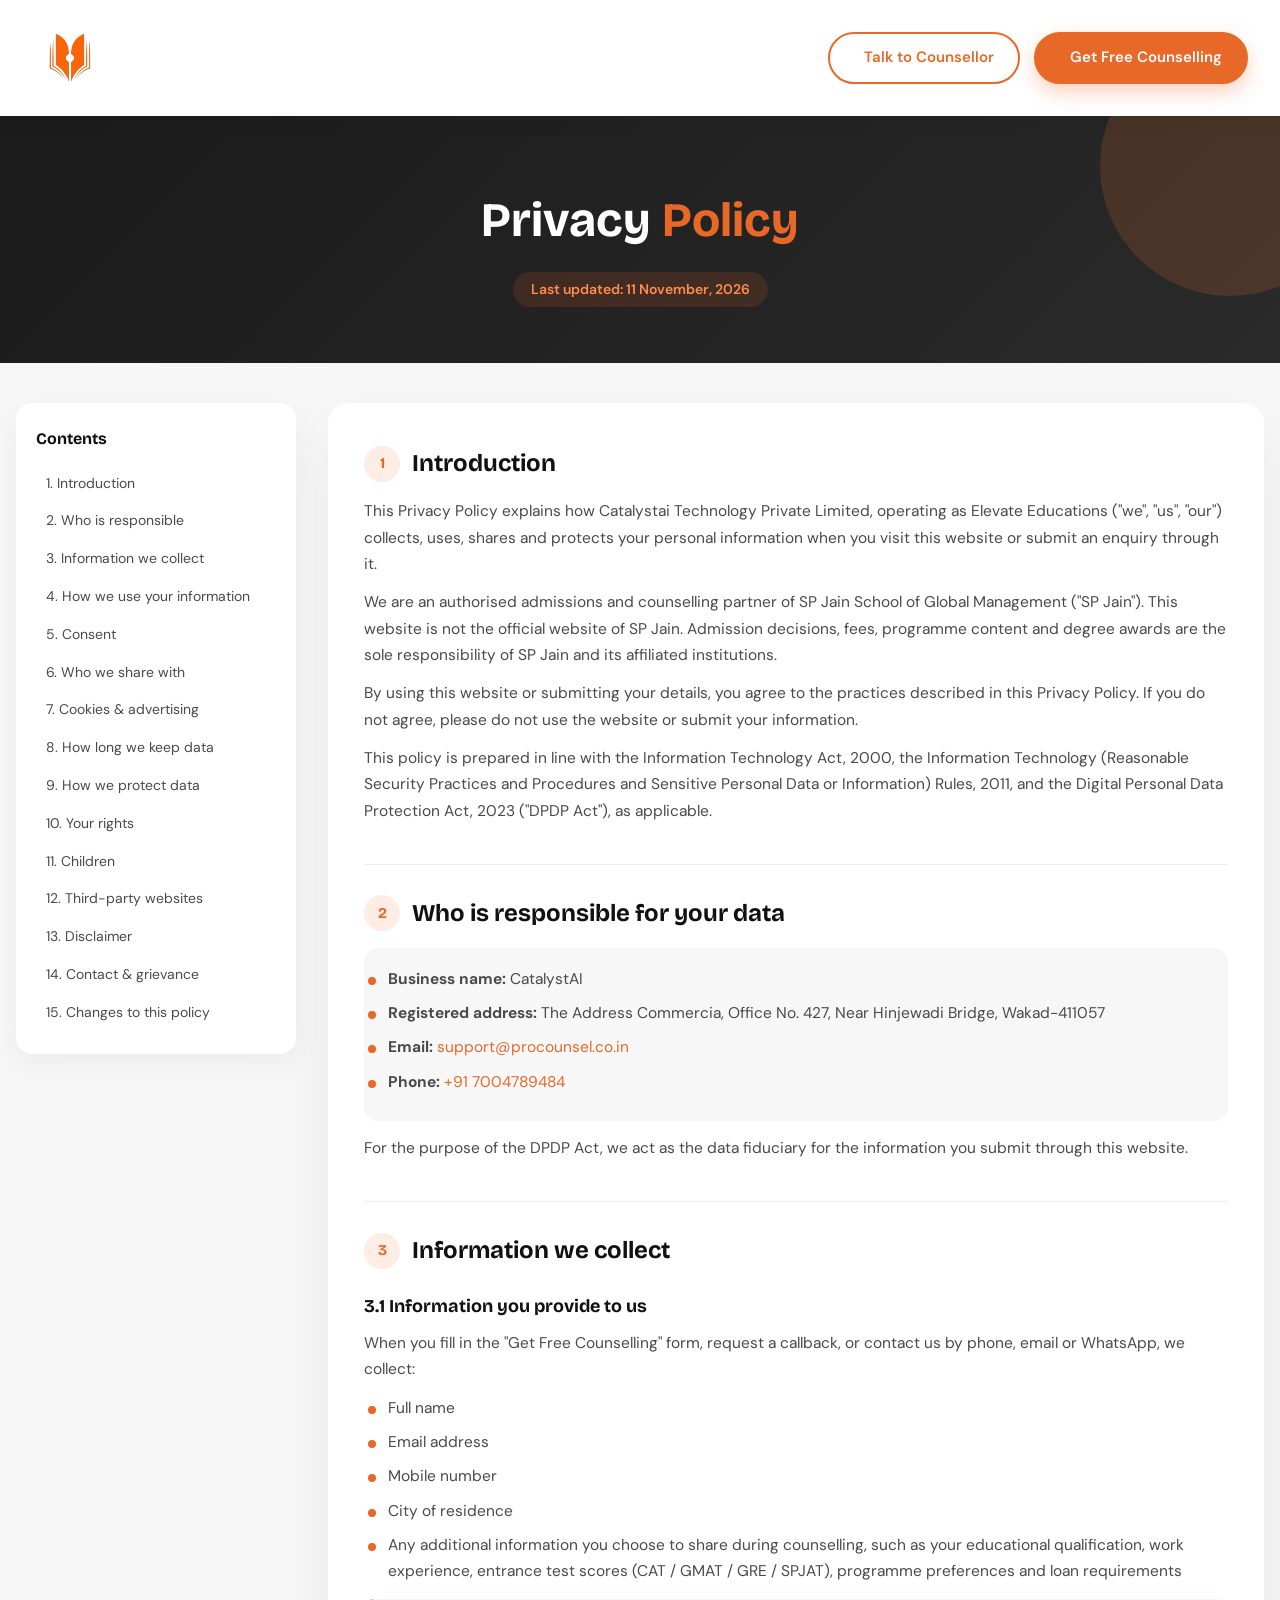
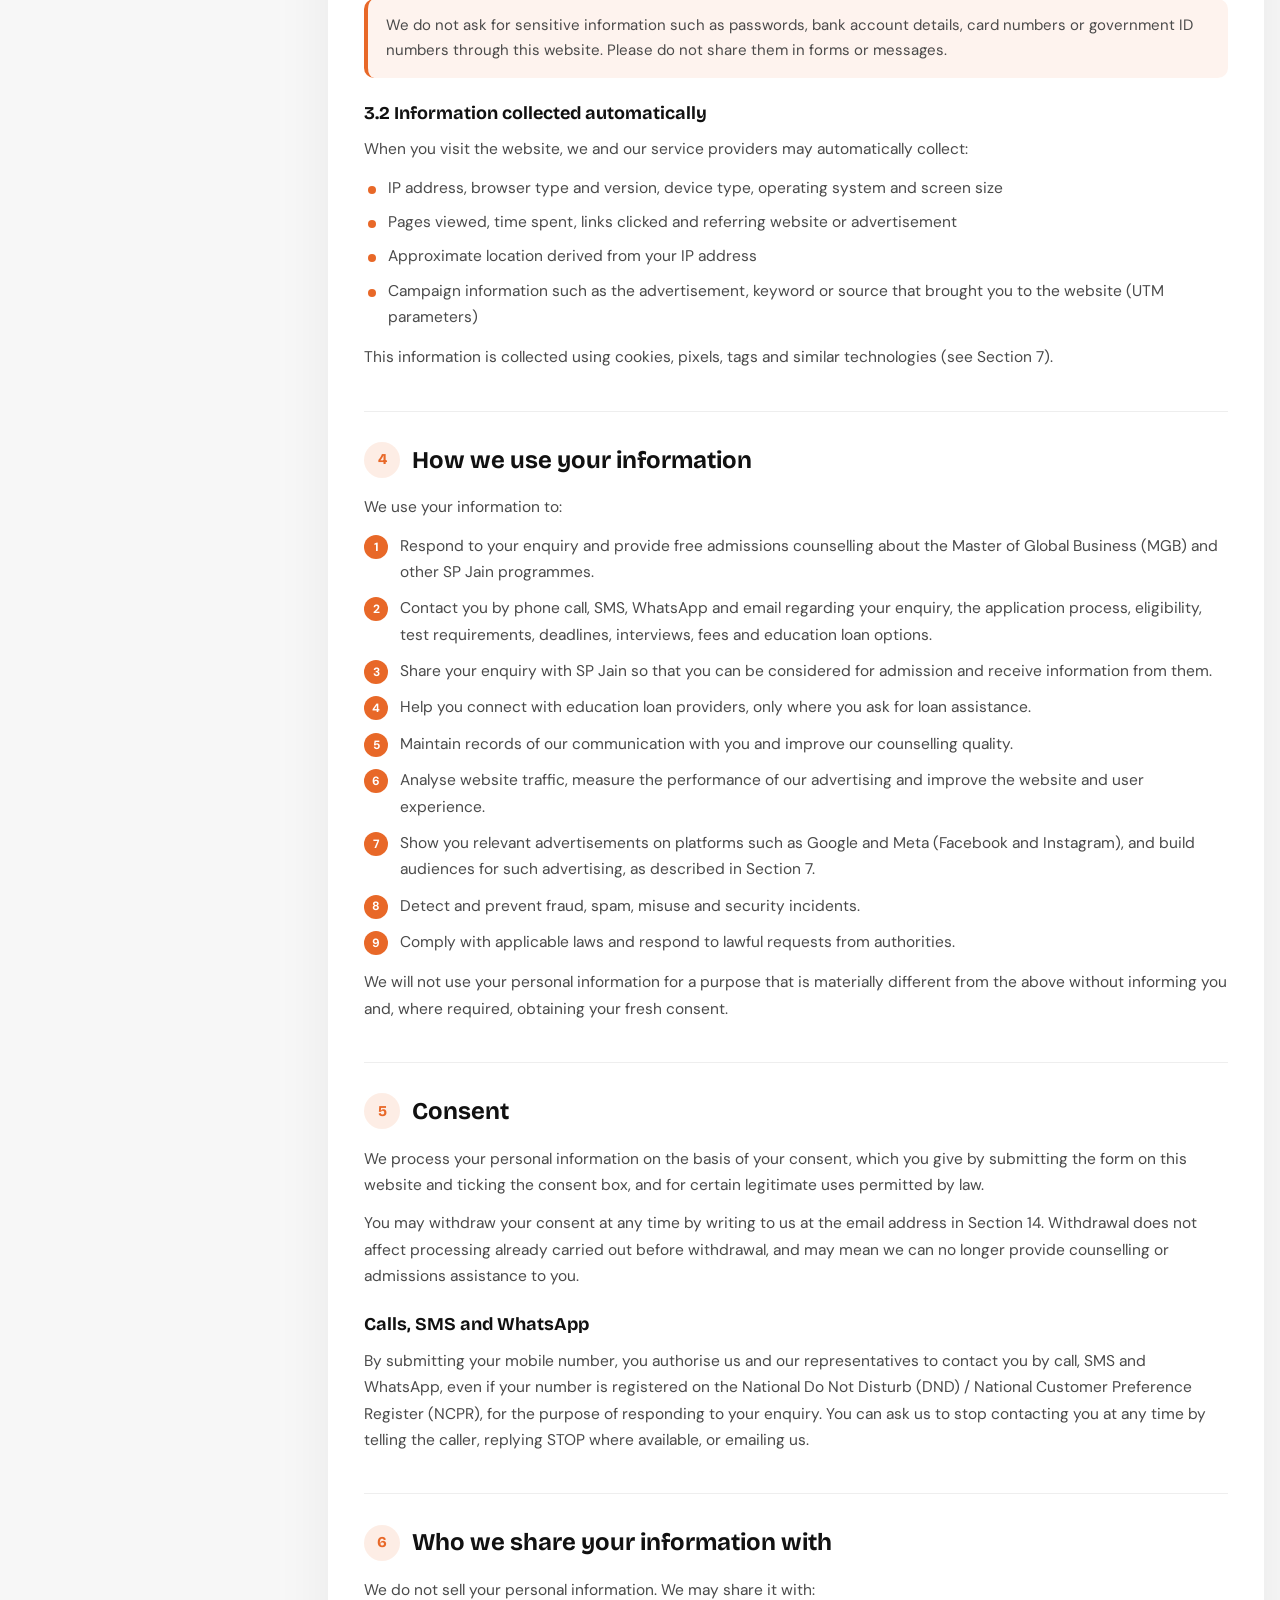
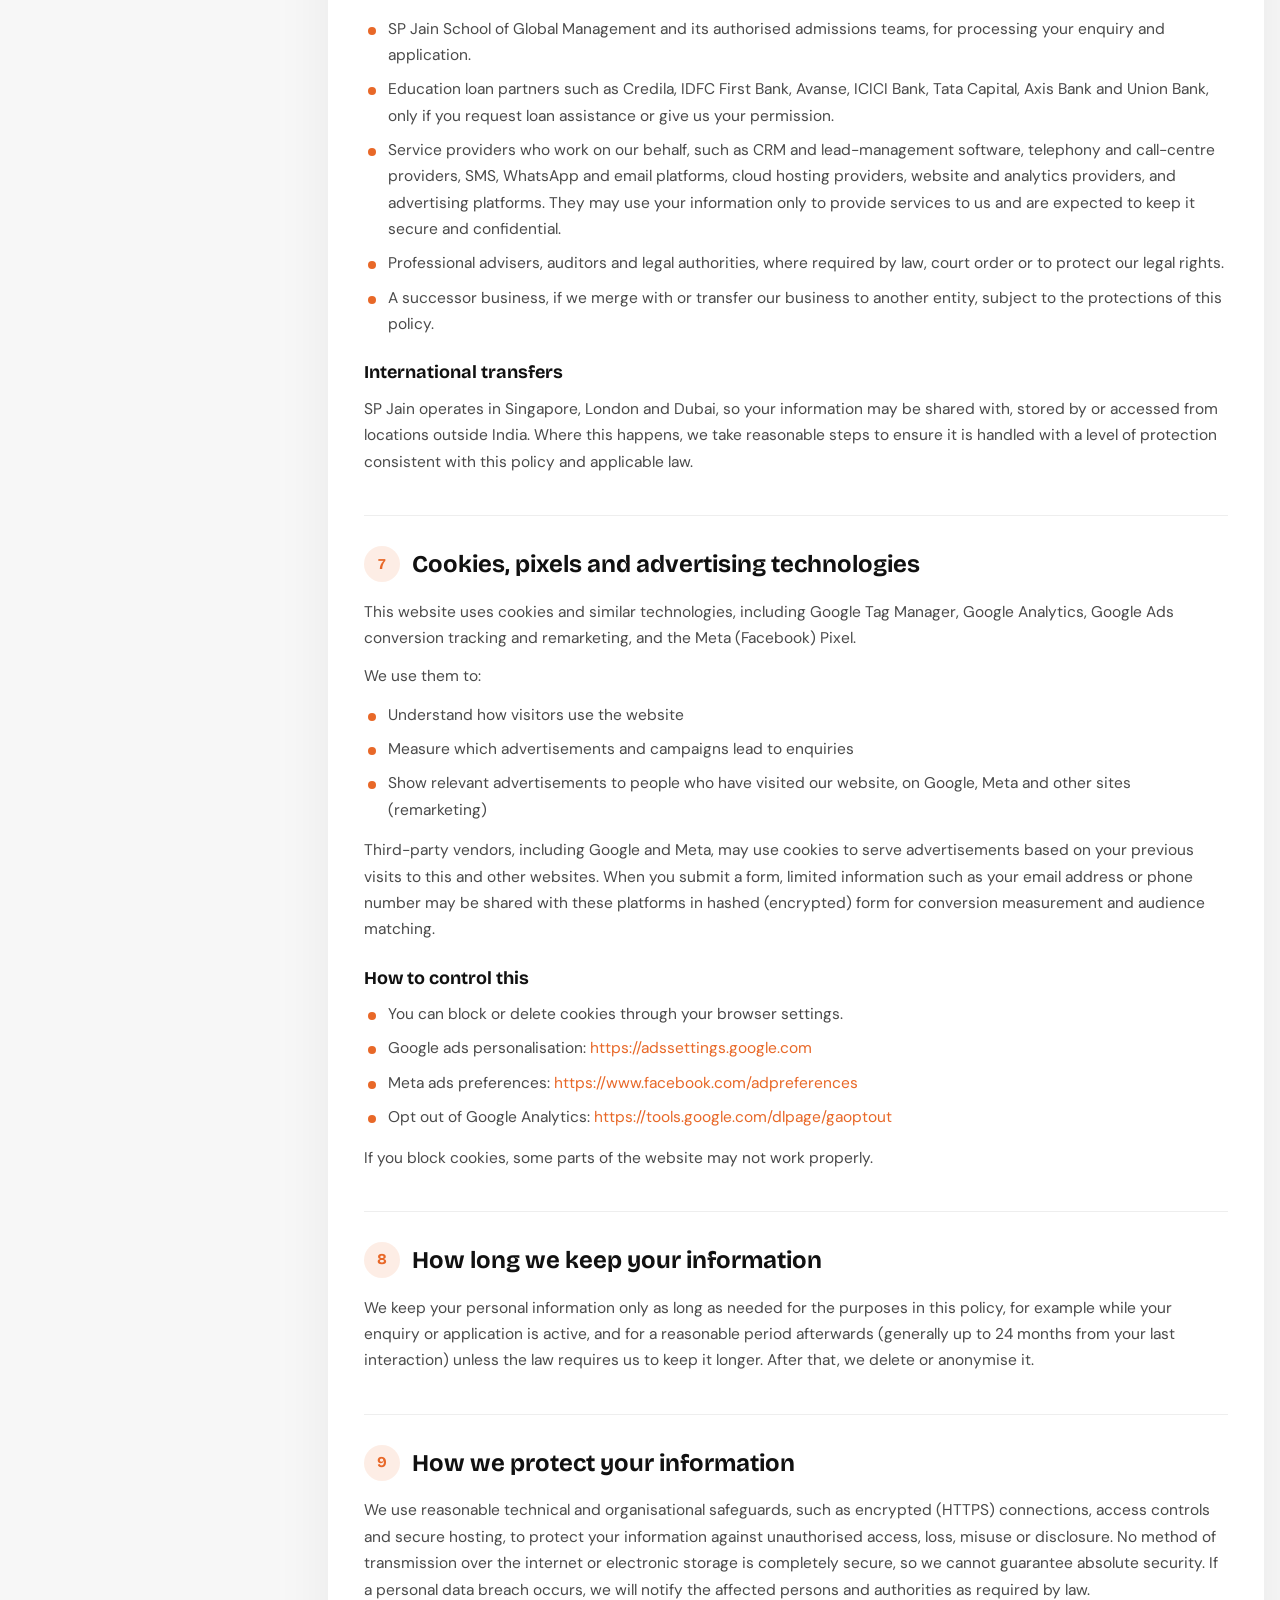
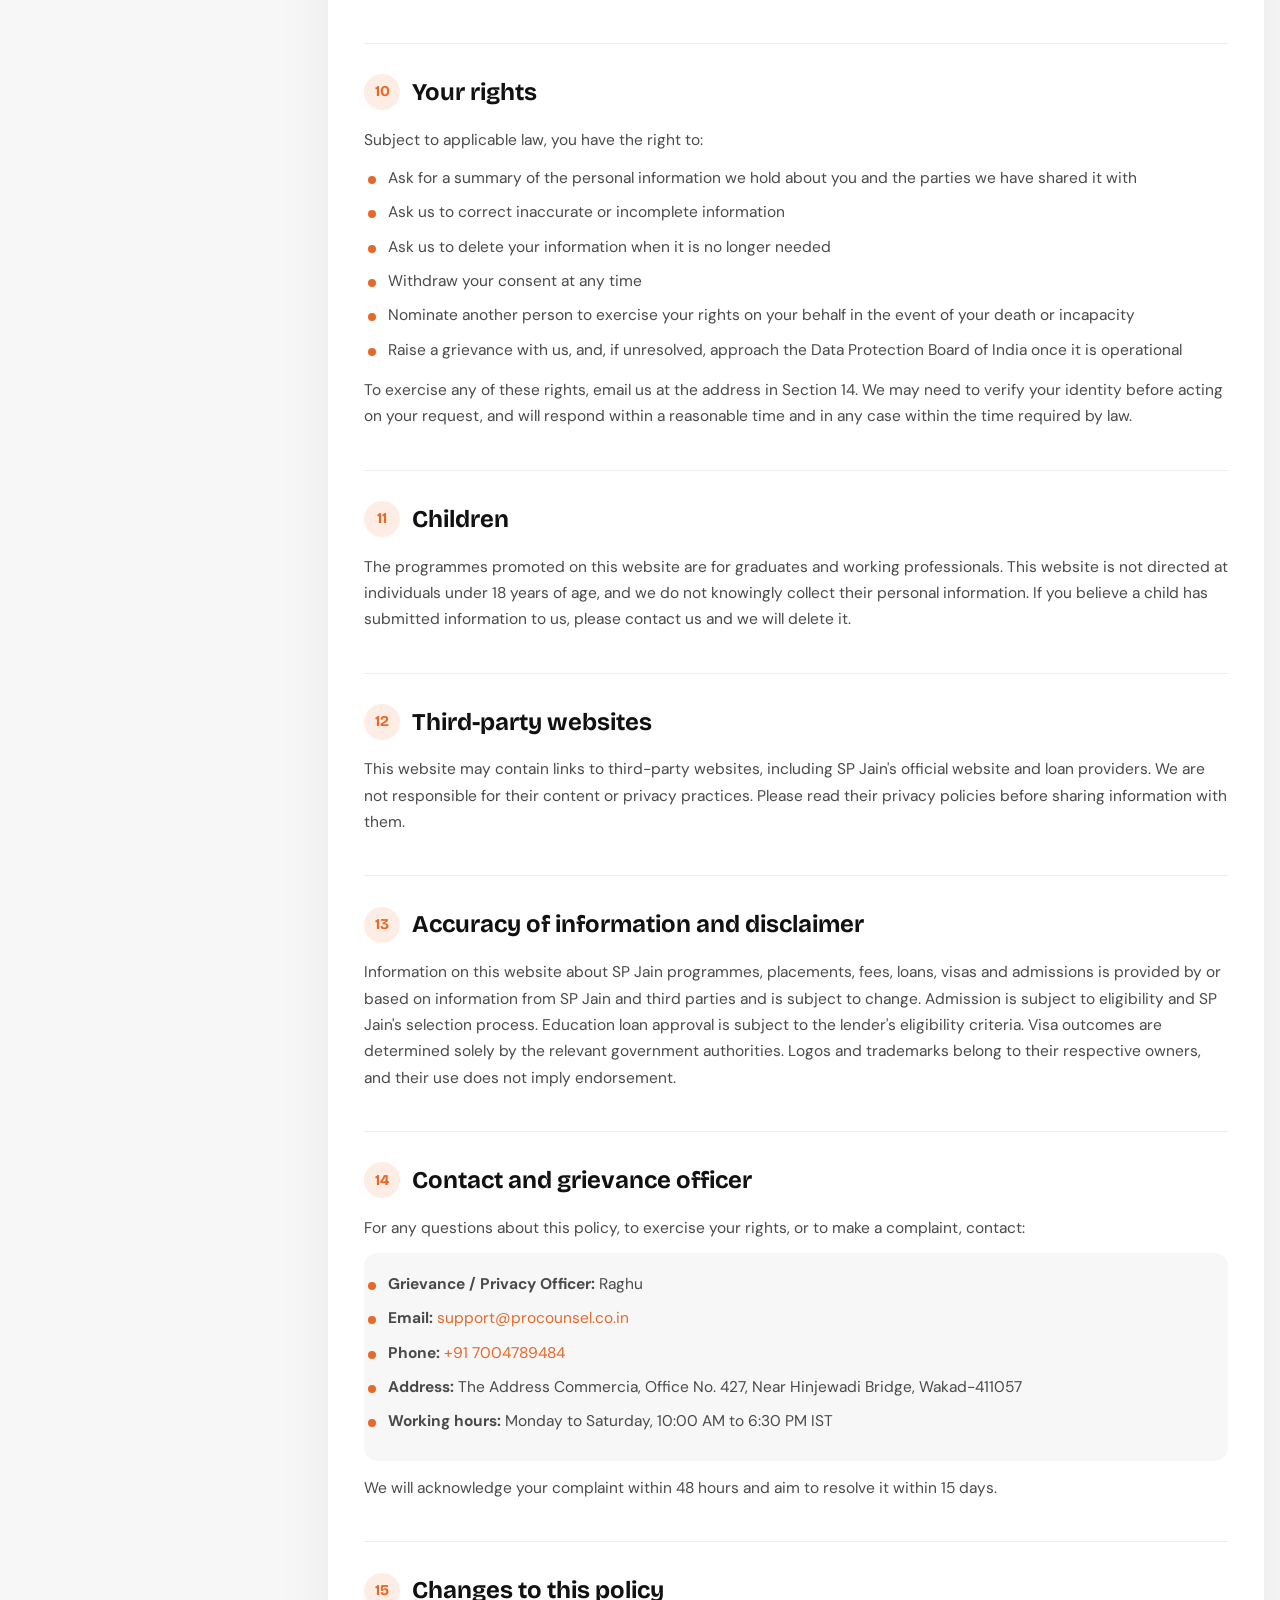
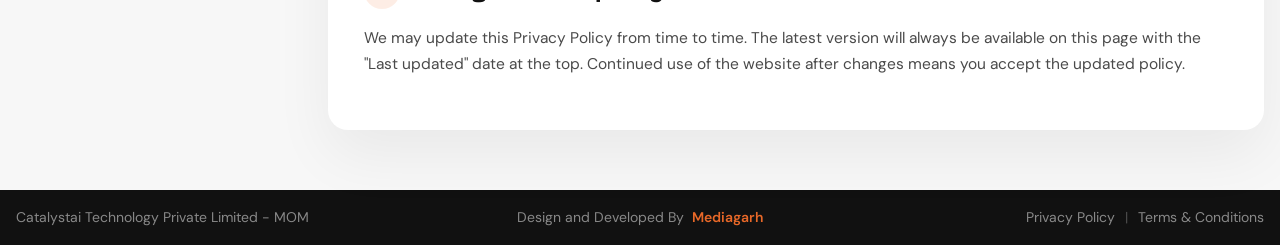
<file: privacy-policy.html>
<!doctype html>
<html lang="en">

<head>
    <meta charset="UTF-8" />
    <meta name="viewport" content="width=device-width, initial-scale=1.0" />
    <title>Privacy Policy | Master Global Business in 16 Months</title>
    <meta name="robots" content="noindex" />
    <link rel="preconnect" href="https://fonts.googleapis.com" />
    <link rel="preconnect" href="https://fonts.gstatic.com" crossorigin />
    <link
        href="https://fonts.googleapis.com/css2?family=Bricolage+Grotesque:opsz,wght@12..96,200..800&family=DM+Sans:ital,opsz,wght@0,9..40,100..1000;1,9..40,100..1000&display=swap"
        rel="stylesheet" />
    <link rel="stylesheet" href="/css/style.css" />
    <meta name="description"
        content="Earn a globally recognised Master of Global Business (MGB) degree in just 16 months. Study across Singapore, London & Dubai, gain international exposure, and explore global career opportunities. Apply now – limited seats available!" />
    <meta name="keywords"
        content="SP Jain Global, Master of Global Business, MGB degree, international MBA, Singapore London Dubai, SP Jain admissions, global business school" />
    <meta name="robots" content="index, follow" />

    <!-- Open Graph -->
    <meta property="og:type" content="website" />
    <meta property="og:title" content="Privacy Policy | Master Global Business in 16 Months" />
    <meta property="og:description"
        content="Earn a globally recognised Master of Global Business (MGB) degree in just 16 months. Study across Singapore, London & Dubai, gain international exposure, and explore global career opportunities. Apply now – limited seats available!" />
    <meta property="og:image" content="images/banner-img.webp" />

    <link rel="icon" type="image/x-icon" href="images/favicon.ico" />
    <link rel="shortcut icon" type="image/x-icon" href="images/favicon.ico" />

    <link rel="icon" type="image/x-icon" href="images/favicon.ico" />
    <link rel="shortcut icon" type="image/x-icon" href="images/favicon.ico" />

    <style>
        :root {
            --primary-orange: #e86828;
            --orange-light: #ff8d4d;
            --dark: #111111;
            --text: #4a4a4a;
            --muted: #8a8a8a;
            --bg: #f7f7f7;
            --border: #eeeeee;
            --font-Bricolage: "Bricolage Grotesque", sans-serif;
            --font-body: "DM Sans", "Segoe UI", Tahoma, Geneva, Verdana, sans-serif;
        }

        *,
        *::before,
        *::after {
            box-sizing: border-box;
            margin: 0;
            padding: 0;
        }

        html {
            scroll-behavior: smooth;
        }

        body {
            font-family: var(--font-body);
            color: var(--text);
            background: var(--bg);
            overflow-x: hidden;
            line-height: 1.7;
        }

        /* ---------- Custom Container ---------- */
        .custom-container {
            width: 100%;
            max-width: 1536px;
            margin-left: auto;
            margin-right: auto;
            padding-left: 16px;
            padding-right: 16px;
        }

        /* ---------- Top bar ---------- */
        .pp-topbar {
            background: #fff;
            border-bottom: 1px solid var(--border);
            position: sticky;
            top: 0;
            z-index: 50;
        }

        .pp-topbar-inner {
            display: flex;
            align-items: center;
            justify-content: space-between;
            gap: 16px;
            padding-top: 14px;
            padding-bottom: 14px;
        }

        .pp-brand {
            font-family: var(--font-Bricolage);
            font-weight: 700;
            font-size: 18px;
            color: var(--dark);
            text-decoration: none;
        }

        .pp-brand span {
            color: var(--primary-orange);
        }

        .pp-back {
            display: inline-block;
            background: var(--primary-orange);
            color: #fff;
            border-radius: 50px;
            padding: 9px 24px;
            font-size: 14px;
            font-weight: 600;
            text-decoration: none;
            transition: background 0.25s ease;
        }

        .pp-back:hover {
            background: var(--orange-light);
            color: #fff;
        }

        /* ---------- Hero ---------- */
        .pp-hero {
            background: linear-gradient(135deg, #1b1b1b 0%, #2a2a2a 100%);
            color: #fff;
            padding: 64px 0 56px;
            text-align: center;
            position: relative;
            overflow: hidden;
        }

        .pp-hero::after {
            content: "";
            position: absolute;
            right: -80px;
            top: -80px;
            width: 260px;
            height: 260px;
            border-radius: 50%;
            background: rgba(232, 104, 40, 0.18);
        }

        .pp-hero h1 {
            font-family: var(--font-Bricolage);
            font-size: clamp(30px, 5vw, 48px);
            font-weight: 700;
            margin-bottom: 10px;
            position: relative;
            z-index: 1;
        }

        .pp-hero h1 span {
            color: var(--primary-orange);
        }

        .pp-updated {
            display: inline-block;
            background: rgba(232, 104, 40, 0.15);
            color: var(--orange-light);
            border-radius: 50px;
            padding: 6px 18px;
            font-size: 14px;
            font-weight: 600;
            position: relative;
            z-index: 1;
        }

        /* ---------- Layout ---------- */
        .pp-wrap {
            display: grid;
            grid-template-columns: 280px 1fr;
            gap: 32px;
            padding-top: 40px;
            padding-bottom: 60px;
            align-items: start;
        }

        /* ---------- Sidebar TOC ---------- */
        .pp-toc {
            position: sticky;
            top: 88px;
            background: #fff;
            border-radius: 16px;
            padding: 22px 20px;
            box-shadow: 0 10px 30px rgba(0, 0, 0, 0.05);
            max-height: calc(100vh - 110px);
            overflow-y: auto;
            scrollbar-width: none;
            /* Firefox */
            -ms-overflow-style: none;
            /* old Edge/IE */
        }

        .pp-toc::-webkit-scrollbar {
            display: none;
            /* Chrome, Safari, Edge */
        }

        .pp-toc h3 {
            font-family: var(--font-Bricolage);
            font-size: 16px;
            color: var(--dark);
            margin-bottom: 12px;
        }

        .pp-toc ol {
            list-style: none;
        }

        .pp-toc li a {
            display: block;
            padding: 7px 10px;
            border-radius: 8px;
            font-size: 14px;
            color: var(--text);
            text-decoration: none;
            transition: all 0.2s ease;
        }

        .pp-toc li a:hover {
            background: rgba(232, 104, 40, 0.1);
            color: var(--primary-orange);
        }

        /* ---------- Content ---------- */
        .pp-content {
            background: #fff;
            border-radius: 20px;
            padding: 40px 36px;
            box-shadow: 0 25px 60px rgba(0, 0, 0, 0.06);
        }

        .pp-section {
            padding-bottom: 28px;
            margin-bottom: 28px;
            border-bottom: 1px solid var(--border);
            scroll-margin-top: 90px;
        }

        .pp-section:last-child {
            border-bottom: 0;
            margin-bottom: 0;
            padding-bottom: 0;
        }

        .pp-section h2 {
            font-family: var(--font-Bricolage);
            font-size: 24px;
            font-weight: 700;
            color: var(--dark);
            margin-bottom: 14px;
            display: flex;
            align-items: center;
            gap: 12px;
        }

        .pp-num {
            flex-shrink: 0;
            width: 36px;
            height: 36px;
            border-radius: 50%;
            background: rgba(232, 104, 40, 0.12);
            color: var(--primary-orange);
            font-size: 15px;
            font-weight: 700;
            display: grid;
            place-items: center;
        }

        .pp-section h3 {
            font-family: var(--font-Bricolage);
            font-size: 18px;
            color: var(--dark);
            margin: 20px 0 8px;
        }

        .pp-section p {
            margin-bottom: 12px;
            font-size: 15.5px;
        }

        .pp-section ul,
        .pp-section ol.pp-ol {
            margin: 0 0 14px 0;
            padding-left: 0;
            list-style: none;
        }

        .pp-section ul li {
            position: relative;
            padding-left: 24px;
            margin-bottom: 8px;
            font-size: 15.5px;
        }

        .pp-section ul li::before {
            content: "";
            position: absolute;
            left: 4px;
            top: 11px;
            width: 8px;
            height: 8px;
            border-radius: 50%;
            background: var(--primary-orange);
        }

        .pp-section ol.pp-ol {
            counter-reset: pp;
        }

        .pp-section ol.pp-ol li {
            counter-increment: pp;
            position: relative;
            padding-left: 36px;
            margin-bottom: 10px;
            font-size: 15.5px;
        }

        .pp-section ol.pp-ol li::before {
            content: counter(pp);
            position: absolute;
            left: 0;
            top: 2px;
            width: 24px;
            height: 24px;
            border-radius: 50%;
            background: var(--primary-orange);
            color: #fff;
            font-size: 12px;
            font-weight: 700;
            display: grid;
            place-items: center;
        }

        .pp-section a {
            color: var(--primary-orange);
            text-decoration: none;
            word-break: break-word;
        }

        .pp-section a:hover {
            text-decoration: underline;
        }

        .pp-note {
            background: rgba(232, 104, 40, 0.08);
            border-left: 4px solid var(--primary-orange);
            border-radius: 10px;
            padding: 14px 18px;
            margin: 14px 0;
            font-size: 15px;
        }

        .pp-contact {
            background: var(--bg);
            border-radius: 14px;
            padding: 18px 20px;
            margin: 10px 0 14px;
        }

        .pp-contact li {
            margin-bottom: 6px;
        }

        /* ---------- Footer bottom bar ---------- */
        .footer-bottom {
            background: #111;
            color: #cfcfcf;
            padding: 16px 0;
        }

        .footer-bottom-inner {
            display: grid;
            grid-template-columns: 1fr auto 1fr;
            align-items: center;
            gap: 10px 24px;
        }

        .footer-bottom-left {
            justify-self: start;
        }

        .footer-bottom-credit {
            margin: 0;
            text-align: center;
            font-size: 14px;
        }

        .footer-bottom-credit span {
            color: var(--primary-orange);
            font-weight: 600;
        }

        .footer-bottom-right {
            justify-self: end;
            display: flex;
            align-items: center;
            gap: 10px;
        }

        .footer-bottom a {
            color: inherit;
            text-decoration: none;
            font-size: 14px;
            transition: opacity 0.2s ease;
        }

        .footer-bottom a:hover {
            text-decoration: underline;
            opacity: 0.85;
        }

        .footer-sep {
            opacity: 0.5;
        }

        /* ---------- Responsive ---------- */
        @media (max-width: 991px) {
            .pp-wrap {
                grid-template-columns: 1fr;
            }

            .pp-toc {
                position: static;
                max-height: none;
            }

            .footer-bottom-inner {
                grid-template-columns: 1fr;
                justify-items: center;
                text-align: center;
            }

            .footer-bottom-left,
            .footer-bottom-right {
                justify-self: center;
                flex-wrap: wrap;
                justify-content: center;
            }
        }

        @media (max-width: 575px) {
            .pp-content {
                padding: 26px 18px;
                border-radius: 16px;
            }

            .pp-section h2 {
                font-size: 20px;
            }

            .pp-hero {
                padding: 48px 0 42px;
            }
        }

        .spjain-logo {
            height: 63px;
            width: auto;
            object-fit: contain;
        }
    </style>
</head>

<body>
    <!-- Top bar -->
    <header class="site-header">
        <div class="custom-container header-inner">

            <!-- Left: Logo -->
            <a href="/" class="header-logo">
                <img src="/images/imagelogo2.webp" alt="ZICA Preet Vihar Logo" />
            </a>

            <!-- Right: Buttons -->
            <div class="header-actions">
                <a href="tel:+917004789484" class="hdr-btn hdr-btn-outline">
                    <i class="bi bi-telephone-fill"></i>
                    <span>Talk to Counsellor</span>
                </a>

                <a href="#counsellingFormDesktop" class="hdr-btn hdr-btn-primary open-apply-form">
                    <i class="bi bi-headset"></i>
                    <span>Get Free Counselling</span>
                </a>
            </div>

        </div>
    </header>

    <!-- Hero -->
    <section class="pp-hero">
        <div class="custom-container">
            <h1>Privacy <span>Policy</span></h1>
            <span class="pp-updated">Last updated: 11 November, 2026</span>
        </div>
    </section>

    <!-- Body -->
    <main class="custom-container pp-wrap">
        <!-- Table of contents -->
        <aside class="pp-toc">
            <h3>Contents</h3>
            <ol>
                <li><a href="#s1">1. Introduction</a></li>
                <li><a href="#s2">2. Who is responsible</a></li>
                <li><a href="#s3">3. Information we collect</a></li>
                <li><a href="#s4">4. How we use your information</a></li>
                <li><a href="#s5">5. Consent</a></li>
                <li><a href="#s6">6. Who we share with</a></li>
                <li><a href="#s7">7. Cookies &amp; advertising</a></li>
                <li><a href="#s8">8. How long we keep data</a></li>
                <li><a href="#s9">9. How we protect data</a></li>
                <li><a href="#s10">10. Your rights</a></li>
                <li><a href="#s11">11. Children</a></li>
                <li><a href="#s12">12. Third-party websites</a></li>
                <li><a href="#s13">13. Disclaimer</a></li>
                <li><a href="#s14">14. Contact &amp; grievance</a></li>
                <li><a href="#s15">15. Changes to this policy</a></li>
            </ol>
        </aside>

        <article class="pp-content">
            <!-- 1 -->
            <section class="pp-section" id="s1">
                <h2><span class="pp-num">1</span>Introduction</h2>
                <p>
                    This Privacy Policy explains how Catalystai Technology Private
                    Limited, operating as Elevate Educations ("we", "us", "our")
                    collects, uses, shares and protects your personal information when
                    you visit this website or submit an enquiry through it.
                </p>
                <p>
                    We are an authorised admissions and counselling partner of SP Jain
                    School of Global Management ("SP Jain"). This website is not the
                    official website of SP Jain. Admission decisions, fees, programme
                    content and degree awards are the sole responsibility of SP Jain and
                    its affiliated institutions.
                </p>
                <p>
                    By using this website or submitting your details, you agree to the
                    practices described in this Privacy Policy. If you do not agree,
                    please do not use the website or submit your information.
                </p>
                <p>
                    This policy is prepared in line with the Information Technology Act,
                    2000, the Information Technology (Reasonable Security Practices and
                    Procedures and Sensitive Personal Data or Information) Rules, 2011,
                    and the Digital Personal Data Protection Act, 2023 ("DPDP Act"), as
                    applicable.
                </p>
            </section>

            <!-- 2 -->
            <section class="pp-section" id="s2">
                <h2><span class="pp-num">2</span>Who is responsible for your data</h2>
                <ul class="pp-contact">
                    <li><strong>Business name:</strong> CatalystAI</li>
                    <li>
                        <strong>Registered address:</strong> The Address Commercia, Office
                        No. 427, Near Hinjewadi Bridge, Wakad-411057
                    </li>
                    <li>
                        <strong>Email:</strong>
                        <a href="mailto:support@procounsel.co.in">support@procounsel.co.in</a>
                    </li>
                    <li><strong>Phone:</strong> <a href="tel:+917004789484">+91 7004789484</a></li>
                </ul>
                <p>
                    For the purpose of the DPDP Act, we act as the data fiduciary for
                    the information you submit through this website.
                </p>
            </section>

            <!-- 3 -->
            <section class="pp-section" id="s3">
                <h2><span class="pp-num">3</span>Information we collect</h2>
                <h3>3.1 Information you provide to us</h3>
                <p>
                    When you fill in the "Get Free Counselling" form, request a callback,
                    or contact us by phone, email or WhatsApp, we collect:
                </p>
                <ul>
                    <li>Full name</li>
                    <li>Email address</li>
                    <li>Mobile number</li>
                    <li>City of residence</li>
                    <li>
                        Any additional information you choose to share during counselling,
                        such as your educational qualification, work experience, entrance
                        test scores (CAT / GMAT / GRE / SPJAT), programme preferences and
                        loan requirements
                    </li>
                </ul>
                <div class="pp-note">
                    We do not ask for sensitive information such as passwords, bank
                    account details, card numbers or government ID numbers through this
                    website. Please do not share them in forms or messages.
                </div>

                <h3>3.2 Information collected automatically</h3>
                <p>
                    When you visit the website, we and our service providers may
                    automatically collect:
                </p>
                <ul>
                    <li>
                        IP address, browser type and version, device type, operating system
                        and screen size
                    </li>
                    <li>
                        Pages viewed, time spent, links clicked and referring website or
                        advertisement
                    </li>
                    <li>Approximate location derived from your IP address</li>
                    <li>
                        Campaign information such as the advertisement, keyword or source
                        that brought you to the website (UTM parameters)
                    </li>
                </ul>
                <p>
                    This information is collected using cookies, pixels, tags and similar
                    technologies (see Section 7).
                </p>
            </section>

            <!-- 4 -->
            <section class="pp-section" id="s4">
                <h2><span class="pp-num">4</span>How we use your information</h2>
                <p>We use your information to:</p>
                <ol class="pp-ol">
                    <li>
                        Respond to your enquiry and provide free admissions counselling
                        about the Master of Global Business (MGB) and other SP Jain
                        programmes.
                    </li>
                    <li>
                        Contact you by phone call, SMS, WhatsApp and email regarding your
                        enquiry, the application process, eligibility, test requirements,
                        deadlines, interviews, fees and education loan options.
                    </li>
                    <li>
                        Share your enquiry with SP Jain so that you can be considered for
                        admission and receive information from them.
                    </li>
                    <li>
                        Help you connect with education loan providers, only where you ask
                        for loan assistance.
                    </li>
                    <li>
                        Maintain records of our communication with you and improve our
                        counselling quality.
                    </li>
                    <li>
                        Analyse website traffic, measure the performance of our
                        advertising and improve the website and user experience.
                    </li>
                    <li>
                        Show you relevant advertisements on platforms such as Google and
                        Meta (Facebook and Instagram), and build audiences for such
                        advertising, as described in Section 7.
                    </li>
                    <li>
                        Detect and prevent fraud, spam, misuse and security incidents.
                    </li>
                    <li>
                        Comply with applicable laws and respond to lawful requests from
                        authorities.
                    </li>
                </ol>
                <p>
                    We will not use your personal information for a purpose that is
                    materially different from the above without informing you and, where
                    required, obtaining your fresh consent.
                </p>
            </section>

            <!-- 5 -->
            <section class="pp-section" id="s5">
                <h2><span class="pp-num">5</span>Consent</h2>
                <p>
                    We process your personal information on the basis of your consent,
                    which you give by submitting the form on this website and ticking the
                    consent box, and for certain legitimate uses permitted by law.
                </p>
                <p>
                    You may withdraw your consent at any time by writing to us at the
                    email address in Section 14. Withdrawal does not affect processing
                    already carried out before withdrawal, and may mean we can no longer
                    provide counselling or admissions assistance to you.
                </p>
                <h3>Calls, SMS and WhatsApp</h3>
                <p>
                    By submitting your mobile number, you authorise us and our
                    representatives to contact you by call, SMS and WhatsApp, even if
                    your number is registered on the National Do Not Disturb (DND) /
                    National Customer Preference Register (NCPR), for the purpose of
                    responding to your enquiry. You can ask us to stop contacting you at
                    any time by telling the caller, replying STOP where available, or
                    emailing us.
                </p>
            </section>

            <!-- 6 -->
            <section class="pp-section" id="s6">
                <h2><span class="pp-num">6</span>Who we share your information with</h2>
                <p>We do not sell your personal information. We may share it with:</p>
                <ul>
                    <li>
                        SP Jain School of Global Management and its authorised admissions
                        teams, for processing your enquiry and application.
                    </li>
                    <li>
                        Education loan partners such as Credila, IDFC First Bank, Avanse,
                        ICICI Bank, Tata Capital, Axis Bank and Union Bank, only if you
                        request loan assistance or give us your permission.
                    </li>
                    <li>
                        Service providers who work on our behalf, such as CRM and
                        lead-management software, telephony and call-centre providers,
                        SMS, WhatsApp and email platforms, cloud hosting providers, website
                        and analytics providers, and advertising platforms. They may use
                        your information only to provide services to us and are expected to
                        keep it secure and confidential.
                    </li>
                    <li>
                        Professional advisers, auditors and legal authorities, where
                        required by law, court order or to protect our legal rights.
                    </li>
                    <li>
                        A successor business, if we merge with or transfer our business to
                        another entity, subject to the protections of this policy.
                    </li>
                </ul>
                <h3>International transfers</h3>
                <p>
                    SP Jain operates in Singapore, London and Dubai, so your information
                    may be shared with, stored by or accessed from locations outside
                    India. Where this happens, we take reasonable steps to ensure it is
                    handled with a level of protection consistent with this policy and
                    applicable law.
                </p>
            </section>

            <!-- 7 -->
            <section class="pp-section" id="s7">
                <h2><span class="pp-num">7</span>Cookies, pixels and advertising technologies</h2>
                <p>
                    This website uses cookies and similar technologies, including Google
                    Tag Manager, Google Analytics, Google Ads conversion tracking and
                    remarketing, and the Meta (Facebook) Pixel.
                </p>
                <p>We use them to:</p>
                <ul>
                    <li>Understand how visitors use the website</li>
                    <li>Measure which advertisements and campaigns lead to enquiries</li>
                    <li>
                        Show relevant advertisements to people who have visited our
                        website, on Google, Meta and other sites (remarketing)
                    </li>
                </ul>
                <p>
                    Third-party vendors, including Google and Meta, may use cookies to
                    serve advertisements based on your previous visits to this and other
                    websites. When you submit a form, limited information such as your
                    email address or phone number may be shared with these platforms in
                    hashed (encrypted) form for conversion measurement and audience
                    matching.
                </p>
                <h3>How to control this</h3>
                <ul>
                    <li>You can block or delete cookies through your browser settings.</li>
                    <li>
                        Google ads personalisation:
                        <a href="https://adssettings.google.com" target="_blank"
                            rel="noopener noreferrer">https://adssettings.google.com</a>
                    </li>
                    <li>
                        Meta ads preferences:
                        <a href="https://www.facebook.com/adpreferences" target="_blank"
                            rel="noopener noreferrer">https://www.facebook.com/adpreferences</a>
                    </li>
                    <li>
                        Opt out of Google Analytics:
                        <a href="https://tools.google.com/dlpage/gaoptout" target="_blank"
                            rel="noopener noreferrer">https://tools.google.com/dlpage/gaoptout</a>
                    </li>
                </ul>
                <p>
                    If you block cookies, some parts of the website may not work
                    properly.
                </p>
            </section>

            <!-- 8 -->
            <section class="pp-section" id="s8">
                <h2><span class="pp-num">8</span>How long we keep your information</h2>
                <p>
                    We keep your personal information only as long as needed for the
                    purposes in this policy, for example while your enquiry or
                    application is active, and for a reasonable period afterwards
                    (generally up to 24 months from your last interaction) unless the law
                    requires us to keep it longer. After that, we delete or anonymise it.
                </p>
            </section>

            <!-- 9 -->
            <section class="pp-section" id="s9">
                <h2><span class="pp-num">9</span>How we protect your information</h2>
                <p>
                    We use reasonable technical and organisational safeguards, such as
                    encrypted (HTTPS) connections, access controls and secure hosting, to
                    protect your information against unauthorised access, loss, misuse or
                    disclosure. No method of transmission over the internet or electronic
                    storage is completely secure, so we cannot guarantee absolute
                    security. If a personal data breach occurs, we will notify the
                    affected persons and authorities as required by law.
                </p>
            </section>

            <!-- 10 -->
            <section class="pp-section" id="s10">
                <h2><span class="pp-num">10</span>Your rights</h2>
                <p>Subject to applicable law, you have the right to:</p>
                <ul>
                    <li>
                        Ask for a summary of the personal information we hold about you and
                        the parties we have shared it with
                    </li>
                    <li>Ask us to correct inaccurate or incomplete information</li>
                    <li>Ask us to delete your information when it is no longer needed</li>
                    <li>Withdraw your consent at any time</li>
                    <li>
                        Nominate another person to exercise your rights on your behalf in
                        the event of your death or incapacity
                    </li>
                    <li>
                        Raise a grievance with us, and, if unresolved, approach the Data
                        Protection Board of India once it is operational
                    </li>
                </ul>
                <p>
                    To exercise any of these rights, email us at the address in Section
                    14. We may need to verify your identity before acting on your
                    request, and will respond within a reasonable time and in any case
                    within the time required by law.
                </p>
            </section>

            <!-- 11 -->
            <section class="pp-section" id="s11">
                <h2><span class="pp-num">11</span>Children</h2>
                <p>
                    The programmes promoted on this website are for graduates and working
                    professionals. This website is not directed at individuals under 18
                    years of age, and we do not knowingly collect their personal
                    information. If you believe a child has submitted information to us,
                    please contact us and we will delete it.
                </p>
            </section>

            <!-- 12 -->
            <section class="pp-section" id="s12">
                <h2><span class="pp-num">12</span>Third-party websites</h2>
                <p>
                    This website may contain links to third-party websites, including SP
                    Jain's official website and loan providers. We are not responsible
                    for their content or privacy practices. Please read their privacy
                    policies before sharing information with them.
                </p>
            </section>

            <!-- 13 -->
            <section class="pp-section" id="s13">
                <h2><span class="pp-num">13</span>Accuracy of information and disclaimer</h2>
                <p>
                    Information on this website about SP Jain programmes, placements,
                    fees, loans, visas and admissions is provided by or based on
                    information from SP Jain and third parties and is subject to change.
                    Admission is subject to eligibility and SP Jain's selection process.
                    Education loan approval is subject to the lender's eligibility
                    criteria. Visa outcomes are determined solely by the relevant
                    government authorities. Logos and trademarks belong to their
                    respective owners, and their use does not imply endorsement.
                </p>
            </section>

            <!-- 14 -->
            <section class="pp-section" id="s14">
                <h2><span class="pp-num">14</span>Contact and grievance officer</h2>
                <p>
                    For any questions about this policy, to exercise your rights, or to
                    make a complaint, contact:
                </p>
                <ul class="pp-contact">
                    <li><strong>Grievance / Privacy Officer:</strong> Raghu</li>
                    <li>
                        <strong>Email:</strong>
                        <a href="mailto:support@procounsel.co.in">support@procounsel.co.in</a>
                    </li>
                    <li><strong>Phone:</strong> <a href="tel:+917004789484">+91 7004789484</a></li>
                    <li>
                        <strong>Address:</strong> The Address Commercia, Office No. 427,
                        Near Hinjewadi Bridge, Wakad-411057
                    </li>
                    <li>
                        <strong>Working hours:</strong> Monday to Saturday, 10:00 AM to
                        6:30 PM IST
                    </li>
                </ul>
                <p>
                    We will acknowledge your complaint within 48 hours and aim to
                    resolve it within 15 days.
                </p>
            </section>

            <!-- 15 -->
            <section class="pp-section" id="s15">
                <h2><span class="pp-num">15</span>Changes to this policy</h2>
                <p>
                    We may update this Privacy Policy from time to time. The latest
                    version will always be available on this page with the "Last
                    updated" date at the top. Continued use of the website after changes
                    means you accept the updated policy.
                </p>
            </section>
        </article>
    </main>

    <!-- Bottom: Dark bar -->
    <div class="footer-bottom">
        <div class="custom-container footer-bottom-inner">
            <div class="footer-bottom-left">
                <a href="./pdf/CatalystaiTechnologyPrivateLimitedMOM.pdf" target="_blank" rel="noopener noreferrer">
                    Catalystai Technology Private Limited - MOM
                </a>
            </div>

            <p class="footer-bottom-credit">
                Design and Developed By <span>Mediagarh</span>
            </p>

            <div class="footer-bottom-right">
                <a href="/privacy-policy">Privacy Policy</a>
                <span class="footer-sep">|</span>
                <a href="/terms-and-conditions">Terms &amp; Conditions</a>
            </div>
        </div>
    </div>
</body>

</html>
</file>
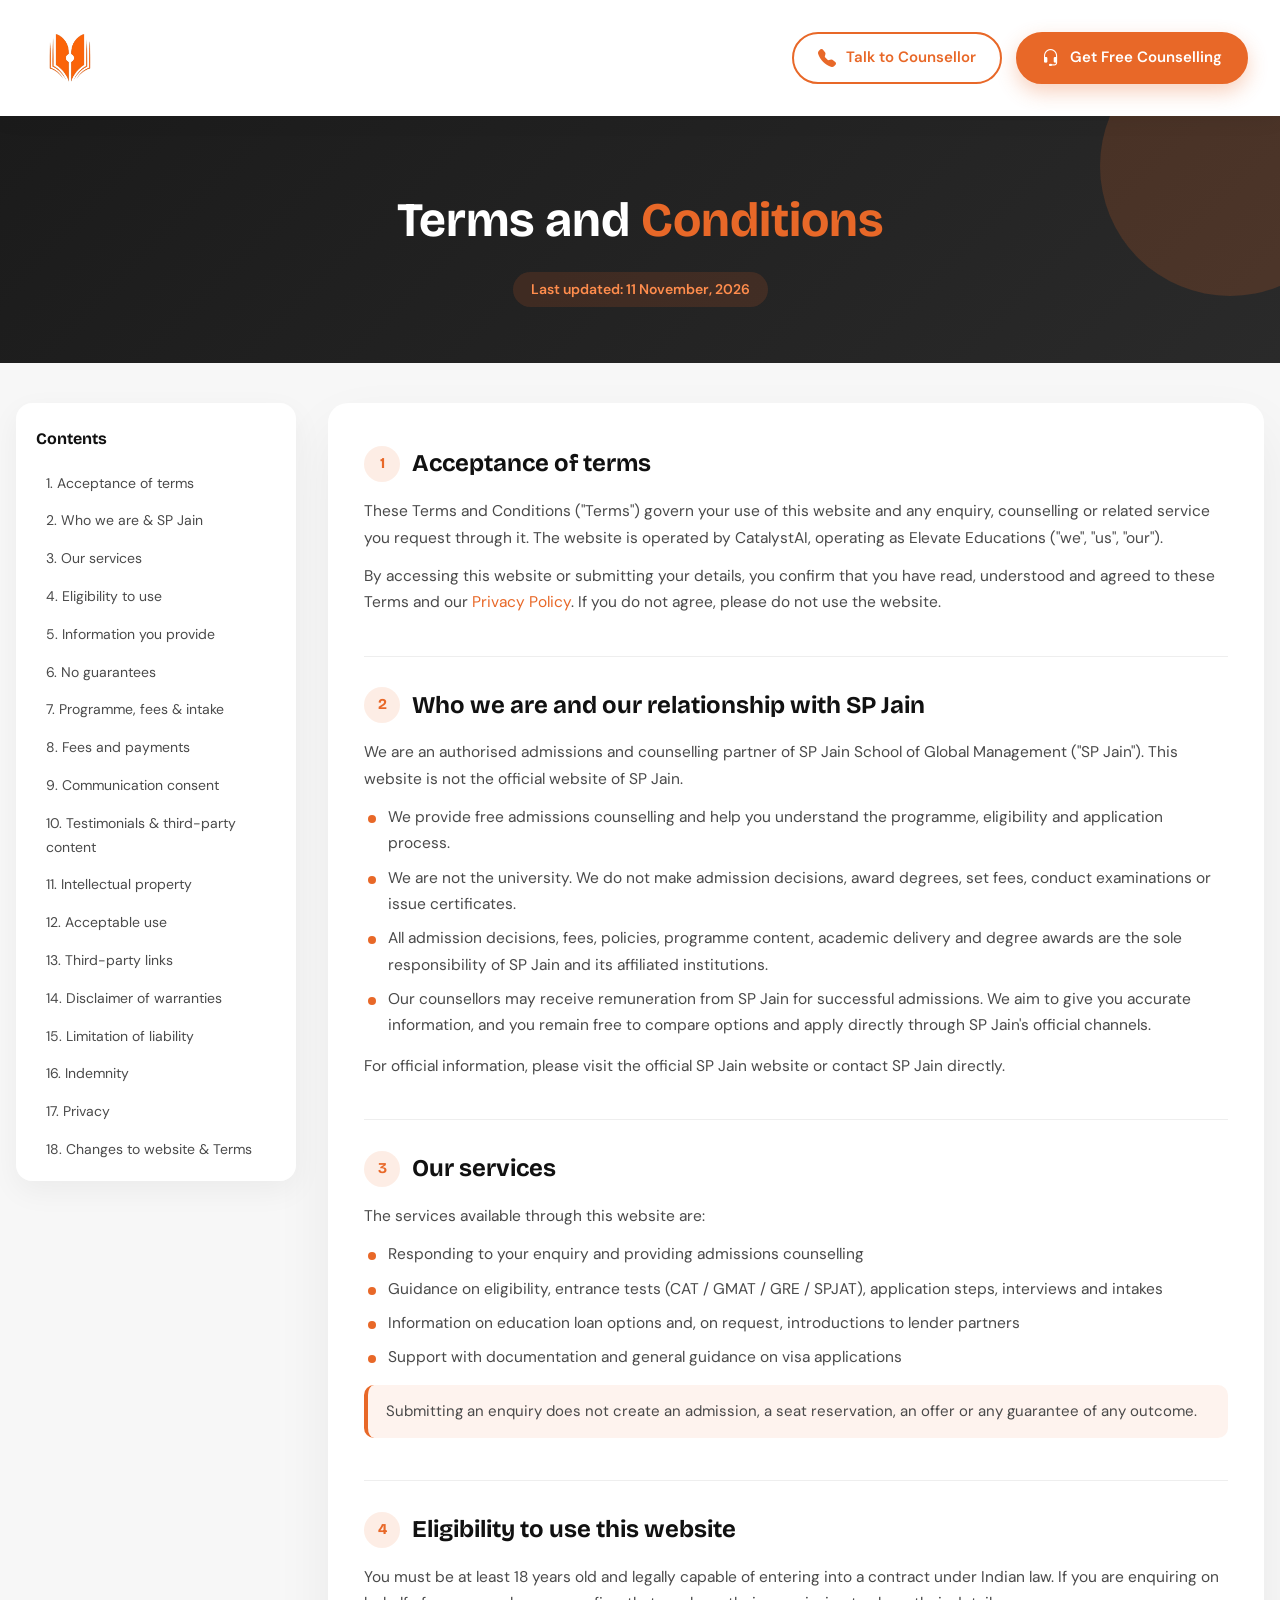
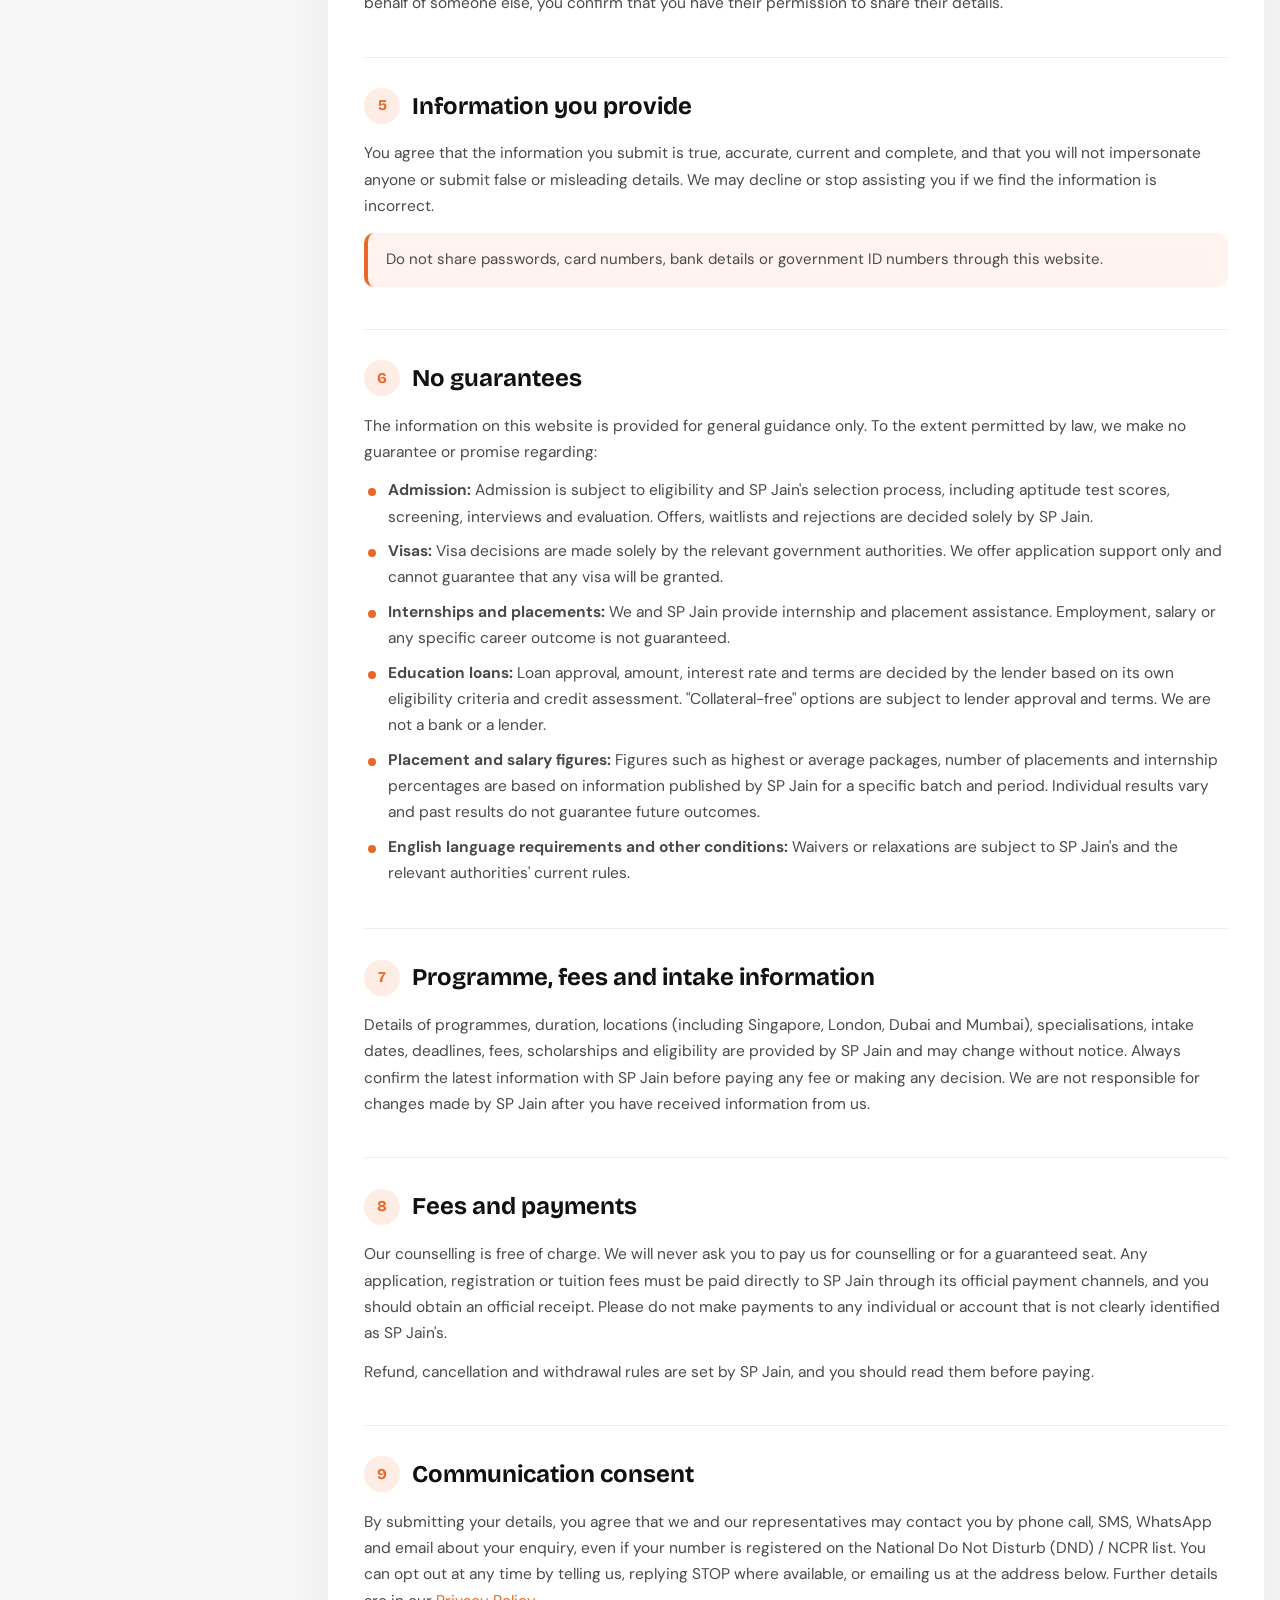
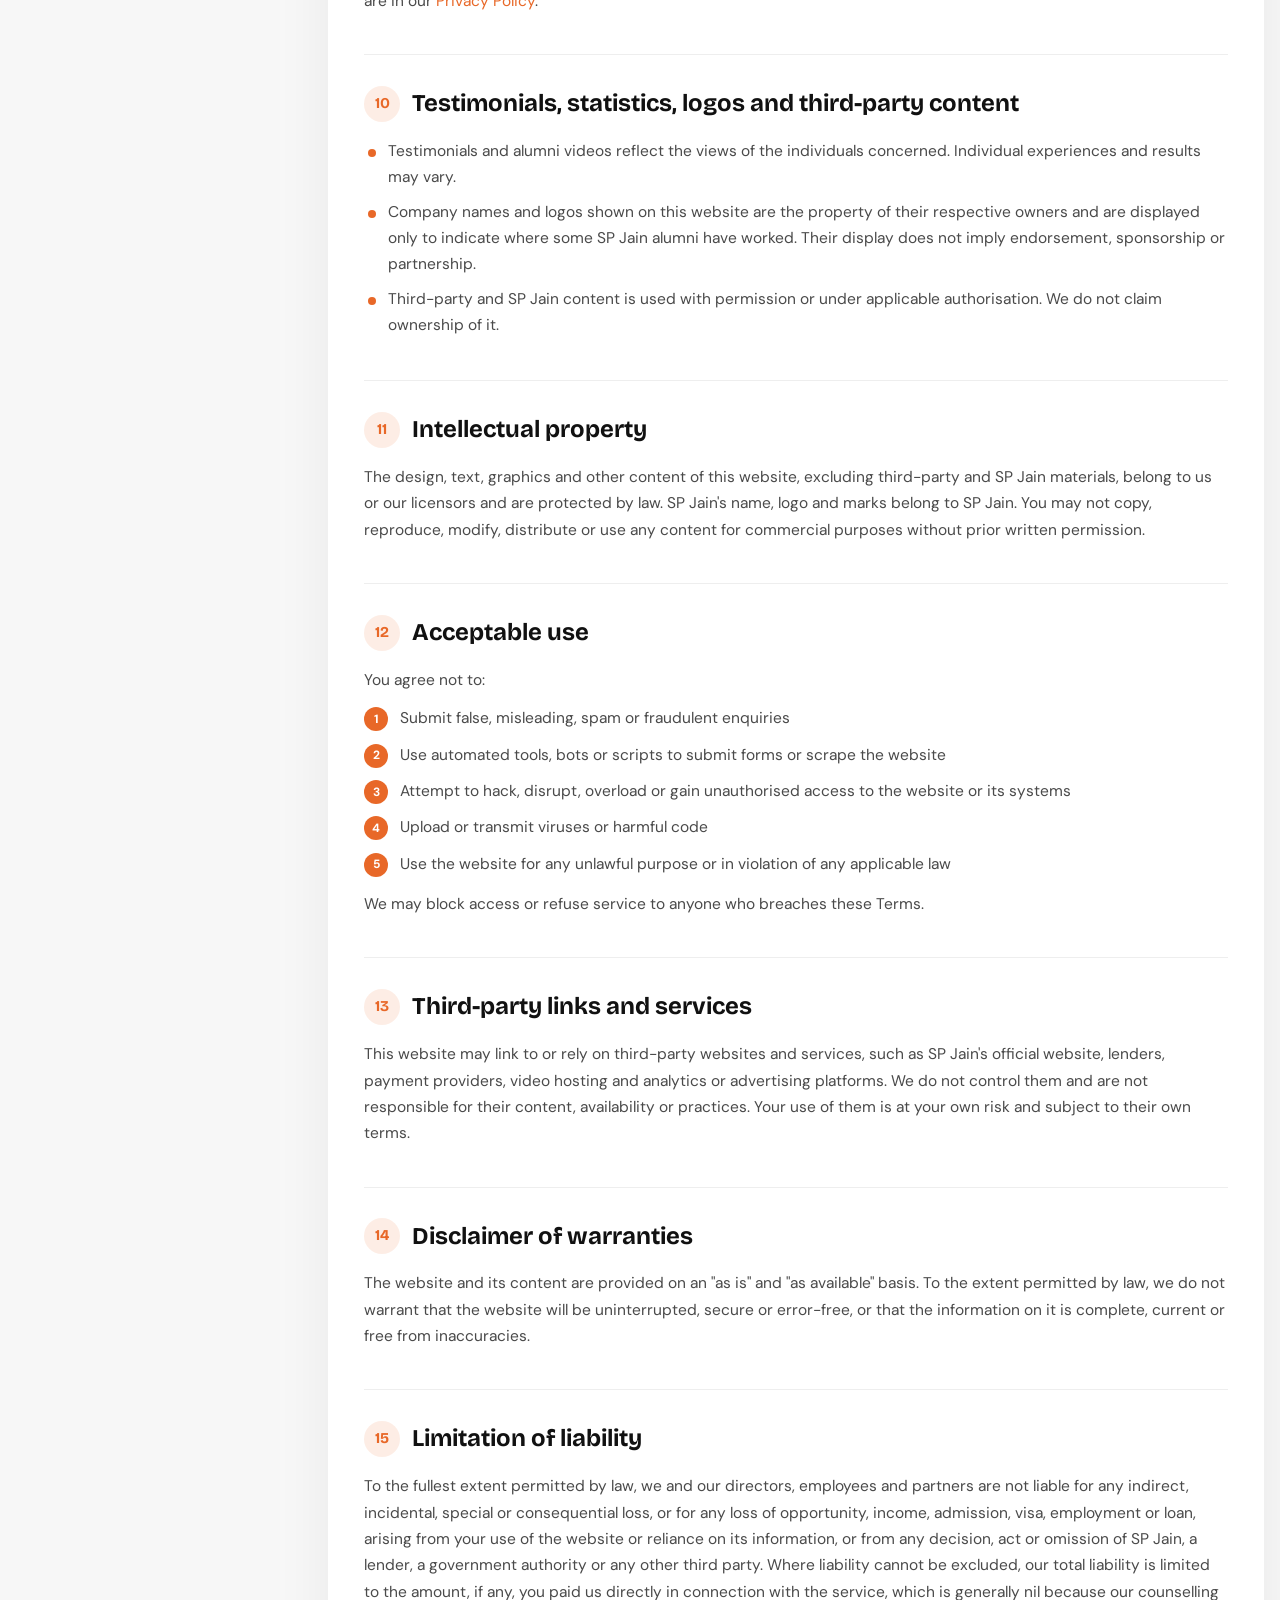
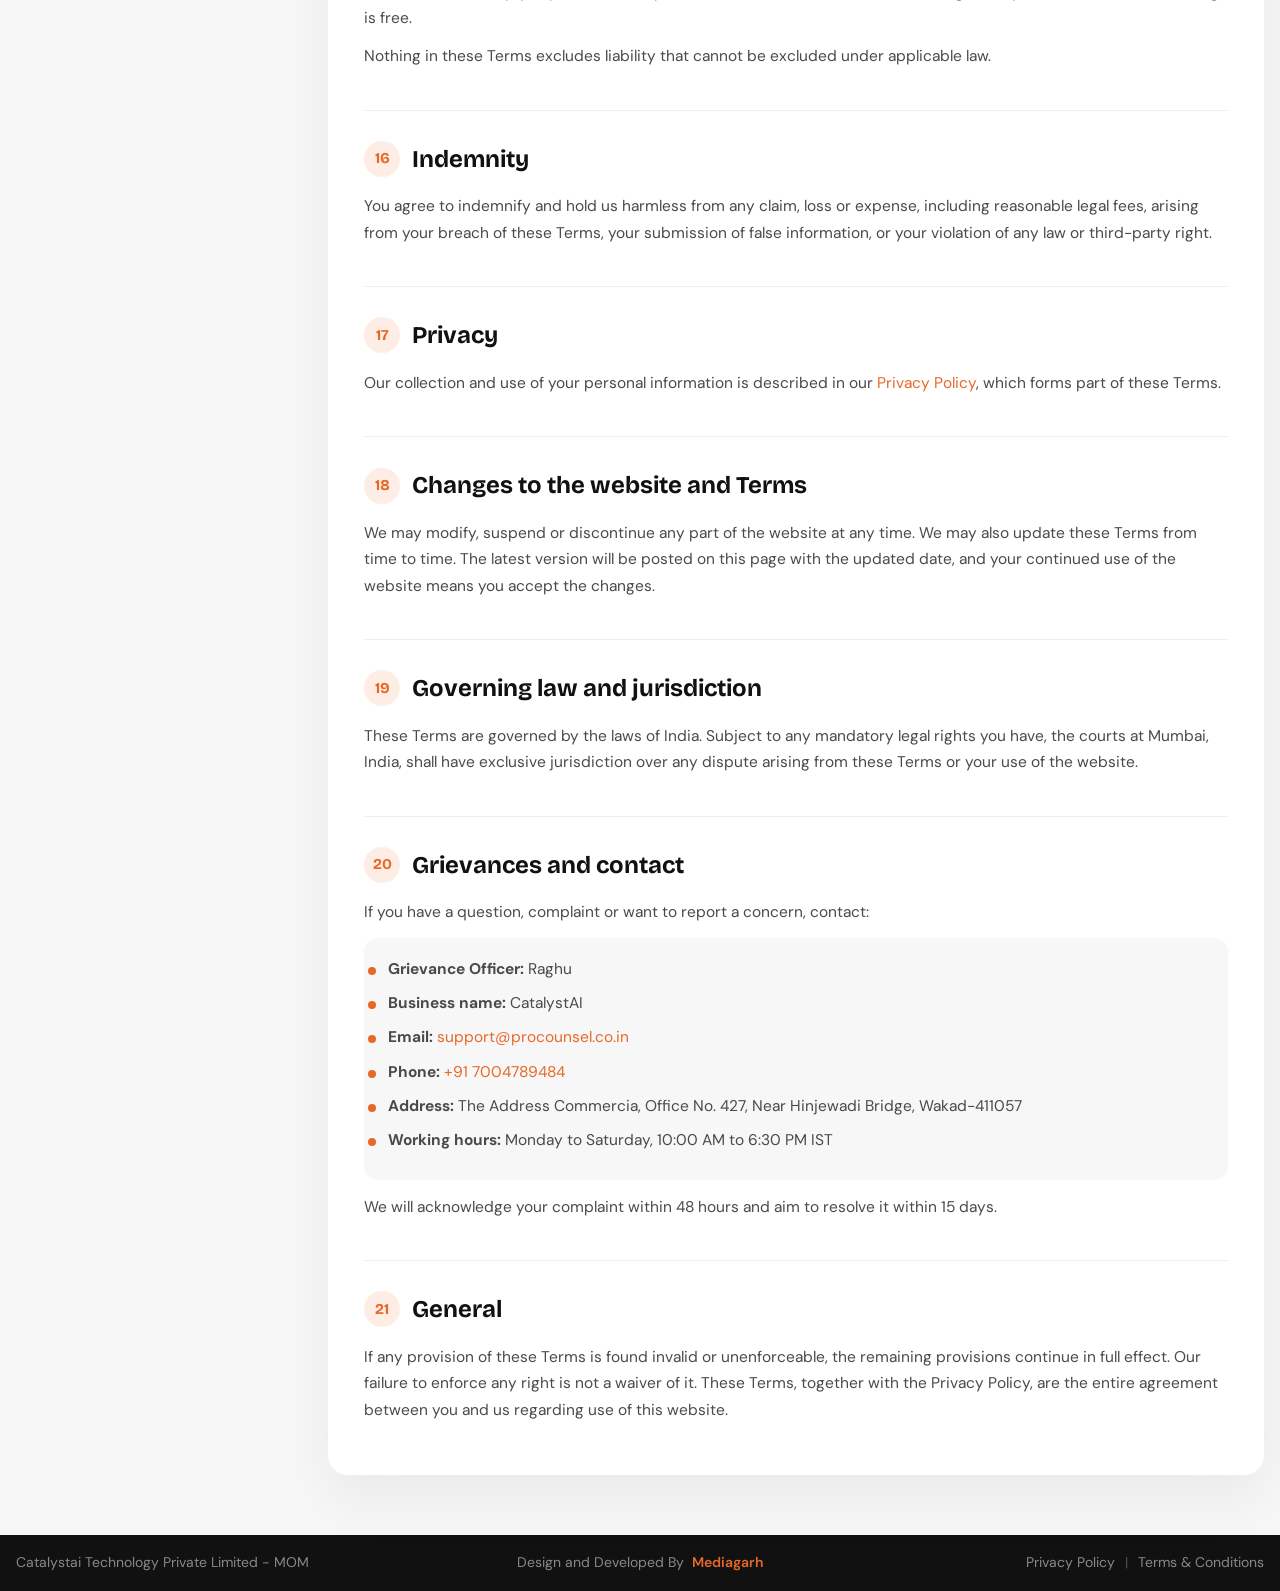
<file: terms-and-conditions.html>
<!doctype html>
<html lang="en">

<head>
    <meta charset="UTF-8" />
    <meta name="viewport" content="width=device-width, initial-scale=1.0" />
    <title>Terms and Conditions | Master Global Business in 16 Months</title>
    <link rel="preconnect" href="https://fonts.googleapis.com" />
    <link rel="preconnect" href="https://fonts.gstatic.com" crossorigin />
    <link
        href="https://fonts.googleapis.com/css2?family=Bricolage+Grotesque:opsz,wght@12..96,200..800&family=DM+Sans:ital,opsz,wght@0,9..40,100..1000;1,9..40,100..1000&display=swap"
        rel="stylesheet" />
    <link href="https://cdn.jsdelivr.net/npm/bootstrap-icons@1.11.3/font/bootstrap-icons.min.css" rel="stylesheet" />
    <link rel="stylesheet" href="/css/style.css" />
    <meta name="description"
        content="Earn a globally recognised Master of Global Business (MGB) degree in just 16 months. Study across Singapore, London & Dubai, gain international exposure, and explore global career opportunities. Apply now – limited seats available!" />
    <meta name="keywords"
        content="SP Jain Global, Master of Global Business, MGB degree, international MBA, Singapore London Dubai, SP Jain admissions, global business school" />
    <meta name="robots" content="index, follow" />

    <!-- Open Graph -->
    <meta property="og:type" content="website" />
    <meta property="og:title" content="Terms and Conditions | Master Global Business in 16 Months" />
    <meta property="og:description"
        content="Earn a globally recognised Master of Global Business (MGB) degree in just 16 months. Study across Singapore, London & Dubai, gain international exposure, and explore global career opportunities. Apply now – limited seats available!" />
    <meta property="og:image" content="/images/banner-img.webp" />

    <link rel="icon" type="image/x-icon" href="/images/favicon.ico" />
    <link rel="shortcut icon" type="image/x-icon" href="/images/favicon.ico" />

    <style>
        :root {
            --primary-orange: #e86828;
            --orange-light: #ff8d4d;
            --dark: #111111;
            --text: #4a4a4a;
            --muted: #8a8a8a;
            --bg: #f7f7f7;
            --border: #eeeeee;
            --font-Bricolage: "Bricolage Grotesque", sans-serif;
            --font-body: "DM Sans", "Segoe UI", Tahoma, Geneva, Verdana, sans-serif;
        }

        *,
        *::before,
        *::after {
            box-sizing: border-box;
            margin: 0;
            padding: 0;
        }

        html {
            scroll-behavior: smooth;
        }

        body {
            font-family: var(--font-body);
            color: var(--text);
            background: var(--bg);
            overflow-x: hidden;
            line-height: 1.7;
        }

        /* ---------- Custom Container ---------- */
        .custom-container {
            width: 100%;
            max-width: 1536px;
            margin-left: auto;
            margin-right: auto;
            padding-left: 16px;
            padding-right: 16px;
        }

        /* ---------- Header ---------- */
        .site-header {
            background: #fff;
            box-shadow: 0 4px 20px rgba(0, 0, 0, 0.06);
            position: sticky;
            top: 0;
            z-index: 999;
        }

        .header-inner {
            display: flex;
            align-items: center;
            justify-content: space-between;
            gap: 16px;
            padding-top: 12px;
            padding-bottom: 12px;
        }

        .header-logo {
            display: inline-flex;
            align-items: center;
        }

        .header-logo img {
            height: 60px;
            width: auto;
            display: block;
        }

        .header-actions {
            display: flex;
            align-items: center;
            gap: 14px;
        }

        .hdr-btn {
            display: inline-flex;
            align-items: center;
            gap: 10px;
            padding: 11px 24px;
            border-radius: 50px;
            font-family: var(--font-body);
            font-size: 15px;
            font-weight: 600;
            text-decoration: none;
            white-space: nowrap;
            transition: all 0.25s ease;
        }

        .hdr-btn i {
            font-size: 18px;
            line-height: 1;
        }

        .hdr-btn-outline {
            color: var(--primary-orange);
            border: 2px solid var(--primary-orange);
            background: transparent;
        }

        .hdr-btn-outline:hover {
            background: var(--primary-orange);
            color: #fff;
        }

        .hdr-btn-primary {
            color: #fff;
            background: var(--primary-orange);
            border: 2px solid var(--primary-orange);
            box-shadow: 0 8px 20px rgba(232, 104, 40, 0.3);
        }

        .hdr-btn-primary:hover {
            background: var(--orange-light);
            border-color: var(--orange-light);
            color: #fff;
            transform: translateY(-2px);
        }

        /* ---------- Hero ---------- */
        .pp-hero {
            background: linear-gradient(135deg, #1b1b1b 0%, #2a2a2a 100%);
            color: #fff;
            padding: 64px 0 56px;
            text-align: center;
            position: relative;
            overflow: hidden;
        }

        .pp-hero::after {
            content: "";
            position: absolute;
            right: -80px;
            top: -80px;
            width: 260px;
            height: 260px;
            border-radius: 50%;
            background: rgba(232, 104, 40, 0.18);
        }

        .pp-hero h1 {
            font-family: var(--font-Bricolage);
            font-size: clamp(30px, 5vw, 48px);
            font-weight: 700;
            margin-bottom: 10px;
            position: relative;
            z-index: 1;
        }

        .pp-hero h1 span {
            color: var(--primary-orange);
        }

        .pp-updated {
            display: inline-block;
            background: rgba(232, 104, 40, 0.15);
            color: var(--orange-light);
            border-radius: 50px;
            padding: 6px 18px;
            font-size: 14px;
            font-weight: 600;
            position: relative;
            z-index: 1;
        }

        /* ---------- Layout ---------- */
        .pp-wrap {
            display: grid;
            grid-template-columns: 280px 1fr;
            gap: 32px;
            padding-top: 40px;
            padding-bottom: 60px;
            align-items: start;
        }

        /* ---------- Sidebar TOC ---------- */
        .pp-toc {
            position: sticky;
            top: 100px;
            background: #fff;
            border-radius: 16px;
            padding: 22px 20px;
            box-shadow: 0 10px 30px rgba(0, 0, 0, 0.05);
            max-height: calc(100vh - 122px);
            overflow-y: auto;
            scrollbar-width: none;
            -ms-overflow-style: none;
        }

        .pp-toc::-webkit-scrollbar {
            display: none;
        }

        .pp-toc h3 {
            font-family: var(--font-Bricolage);
            font-size: 16px;
            color: var(--dark);
            margin-bottom: 12px;
        }

        .pp-toc ol {
            list-style: none;
        }

        .pp-toc li a {
            display: block;
            padding: 7px 10px;
            border-radius: 8px;
            font-size: 14px;
            color: var(--text);
            text-decoration: none;
            transition: all 0.2s ease;
        }

        .pp-toc li a:hover {
            background: rgba(232, 104, 40, 0.1);
            color: var(--primary-orange);
        }

        /* ---------- Content ---------- */
        .pp-content {
            background: #fff;
            border-radius: 20px;
            padding: 40px 36px;
            box-shadow: 0 25px 60px rgba(0, 0, 0, 0.06);
        }

        .pp-section {
            padding-bottom: 28px;
            margin-bottom: 28px;
            border-bottom: 1px solid var(--border);
            scroll-margin-top: 100px;
        }

        .pp-section:last-child {
            border-bottom: 0;
            margin-bottom: 0;
            padding-bottom: 0;
        }

        .pp-section h2 {
            font-family: var(--font-Bricolage);
            font-size: 24px;
            font-weight: 700;
            color: var(--dark);
            margin-bottom: 14px;
            display: flex;
            align-items: center;
            gap: 12px;
        }

        .pp-num {
            flex-shrink: 0;
            width: 36px;
            height: 36px;
            border-radius: 50%;
            background: rgba(232, 104, 40, 0.12);
            color: var(--primary-orange);
            font-size: 15px;
            font-weight: 700;
            display: grid;
            place-items: center;
        }

        .pp-section h3 {
            font-family: var(--font-Bricolage);
            font-size: 18px;
            color: var(--dark);
            margin: 20px 0 8px;
        }

        .pp-section p {
            margin-bottom: 12px;
            font-size: 15.5px;
        }

        .pp-section ul,
        .pp-section ol.pp-ol {
            margin: 0 0 14px 0;
            padding-left: 0;
            list-style: none;
        }

        .pp-section ul li {
            position: relative;
            padding-left: 24px;
            margin-bottom: 8px;
            font-size: 15.5px;
        }

        .pp-section ul li::before {
            content: "";
            position: absolute;
            left: 4px;
            top: 11px;
            width: 8px;
            height: 8px;
            border-radius: 50%;
            background: var(--primary-orange);
        }

        .pp-section ol.pp-ol {
            counter-reset: pp;
        }

        .pp-section ol.pp-ol li {
            counter-increment: pp;
            position: relative;
            padding-left: 36px;
            margin-bottom: 10px;
            font-size: 15.5px;
        }

        .pp-section ol.pp-ol li::before {
            content: counter(pp);
            position: absolute;
            left: 0;
            top: 2px;
            width: 24px;
            height: 24px;
            border-radius: 50%;
            background: var(--primary-orange);
            color: #fff;
            font-size: 12px;
            font-weight: 700;
            display: grid;
            place-items: center;
        }

        .pp-section a {
            color: var(--primary-orange);
            text-decoration: none;
            word-break: break-word;
        }

        .pp-section a:hover {
            text-decoration: underline;
        }

        .pp-note {
            background: rgba(232, 104, 40, 0.08);
            border-left: 4px solid var(--primary-orange);
            border-radius: 10px;
            padding: 14px 18px;
            margin: 14px 0;
            font-size: 15px;
        }

        .pp-contact {
            background: var(--bg);
            border-radius: 14px;
            padding: 18px 20px;
            margin: 10px 0 14px;
        }

        .pp-contact li {
            margin-bottom: 6px;
        }

        /* ---------- Footer bottom bar ---------- */
        .footer-bottom {
            background: #111;
            color: #cfcfcf;
            padding: 16px 0;
        }

        .footer-bottom-inner {
            display: grid;
            grid-template-columns: 1fr auto 1fr;
            align-items: center;
            gap: 10px 24px;
        }

        .footer-bottom-left {
            justify-self: start;
        }

        .footer-bottom-credit {
            margin: 0;
            text-align: center;
            font-size: 14px;
        }

        .footer-bottom-credit span {
            color: var(--primary-orange);
            font-weight: 600;
        }

        .footer-bottom-right {
            justify-self: end;
            display: flex;
            align-items: center;
            gap: 10px;
        }

        .footer-bottom a {
            color: inherit;
            text-decoration: none;
            font-size: 14px;
            transition: opacity 0.2s ease;
        }

        .footer-bottom a:hover {
            text-decoration: underline;
            opacity: 0.85;
        }

        .footer-sep {
            opacity: 0.5;
        }

        /* ---------- Responsive ---------- */
        @media (max-width: 991px) {
            .header-logo img {
                height: 50px;
            }

            .hdr-btn {
                padding: 10px 18px;
                font-size: 14px;
            }

            .pp-wrap {
                grid-template-columns: 1fr;
            }

            .pp-toc {
                position: static;
                max-height: none;
            }

            .footer-bottom-inner {
                grid-template-columns: 1fr;
                justify-items: center;
                text-align: center;
            }

            .footer-bottom-left,
            .footer-bottom-right {
                justify-self: center;
                flex-wrap: wrap;
                justify-content: center;
            }
        }

        @media (max-width: 575px) {
            .header-inner {
                gap: 8px;
            }

            .header-logo img {
                height: 40px;
            }

            .header-actions {
                gap: 8px;
            }

            .hdr-btn {
                padding: 9px 12px;
                font-size: 13px;
                gap: 6px;
            }

            .hdr-btn-outline span {
                display: none;
            }

            .pp-content {
                padding: 26px 18px;
                border-radius: 16px;
            }

            .pp-section h2 {
                font-size: 20px;
            }

            .pp-hero {
                padding: 48px 0 42px;
            }
        }
    </style>
</head>

<body>
    <!-- Header -->
    <header class="site-header">
        <div class="custom-container header-inner">

            <!-- Left: Logo -->
            <a href="/" class="header-logo">
                <img src="/images/imagelogo2.webp" alt="ZICA Preet Vihar Logo" />
            </a>

            <!-- Right: Buttons -->
            <div class="header-actions">
                <a href="tel:+917004789484" class="hdr-btn hdr-btn-outline">
                    <i class="bi bi-telephone-fill"></i>
                    <span>Talk to Counsellor</span>
                </a>

                <a href="#counsellingFormDesktop" class="hdr-btn hdr-btn-primary open-apply-form">
                    <i class="bi bi-headset"></i>
                    <span>Get Free Counselling</span>
                </a>
            </div>

        </div>
    </header>

    <!-- Hero -->
    <section class="pp-hero">
        <div class="custom-container">
            <h1>Terms and <span>Conditions</span></h1>
            <span class="pp-updated">Last updated: 11 November, 2026</span>
        </div>
    </section>

    <!-- Body -->
    <main class="custom-container pp-wrap">
        <!-- Table of contents -->
        <aside class="pp-toc">
            <h3>Contents</h3>
            <ol>
                <li><a href="#s1">1. Acceptance of terms</a></li>
                <li><a href="#s2">2. Who we are &amp; SP Jain</a></li>
                <li><a href="#s3">3. Our services</a></li>
                <li><a href="#s4">4. Eligibility to use</a></li>
                <li><a href="#s5">5. Information you provide</a></li>
                <li><a href="#s6">6. No guarantees</a></li>
                <li><a href="#s7">7. Programme, fees &amp; intake</a></li>
                <li><a href="#s8">8. Fees and payments</a></li>
                <li><a href="#s9">9. Communication consent</a></li>
                <li><a href="#s10">10. Testimonials &amp; third-party content</a></li>
                <li><a href="#s11">11. Intellectual property</a></li>
                <li><a href="#s12">12. Acceptable use</a></li>
                <li><a href="#s13">13. Third-party links</a></li>
                <li><a href="#s14">14. Disclaimer of warranties</a></li>
                <li><a href="#s15">15. Limitation of liability</a></li>
                <li><a href="#s16">16. Indemnity</a></li>
                <li><a href="#s17">17. Privacy</a></li>
                <li><a href="#s18">18. Changes to website &amp; Terms</a></li>
                <li><a href="#s19">19. Governing law</a></li>
                <li><a href="#s20">20. Grievances and contact</a></li>
                <li><a href="#s21">21. General</a></li>
            </ol>
        </aside>

        <article class="pp-content">
            <!-- 1 -->
            <section class="pp-section" id="s1">
                <h2><span class="pp-num">1</span>Acceptance of terms</h2>
                <p>
                    These Terms and Conditions ("Terms") govern your use of this website and any enquiry,
                    counselling or related service you request through it. The website is operated by CatalystAI,
                    operating as Elevate Educations ("we", "us", "our").
                </p>
                <p>
                    By accessing this website or submitting your details, you confirm that you have read,
                    understood and agreed to these Terms and our
                    <a href="/privacy-policy">Privacy Policy</a>. If you do not agree, please do not use the
                    website.
                </p>
            </section>

            <!-- 2 -->
            <section class="pp-section" id="s2">
                <h2><span class="pp-num">2</span>Who we are and our relationship with SP Jain</h2>
                <p>
                    We are an authorised admissions and counselling partner of SP Jain School of Global Management
                    ("SP Jain"). This website is not the official website of SP Jain.
                </p>
                <ul>
                    <li>We provide free admissions counselling and help you understand the programme, eligibility
                        and application process.</li>
                    <li>We are not the university. We do not make admission decisions, award degrees, set fees,
                        conduct examinations or issue certificates.</li>
                    <li>All admission decisions, fees, policies, programme content, academic delivery and degree
                        awards are the sole responsibility of SP Jain and its affiliated institutions.</li>
                    <li>Our counsellors may receive remuneration from SP Jain for successful admissions. We aim to
                        give you accurate information, and you remain free to compare options and apply directly
                        through SP Jain's official channels.</li>
                </ul>
                <p>
                    For official information, please visit the official SP Jain website or contact SP Jain
                    directly.
                </p>
            </section>

            <!-- 3 -->
            <section class="pp-section" id="s3">
                <h2><span class="pp-num">3</span>Our services</h2>
                <p>The services available through this website are:</p>
                <ul>
                    <li>Responding to your enquiry and providing admissions counselling</li>
                    <li>Guidance on eligibility, entrance tests (CAT / GMAT / GRE / SPJAT), application steps,
                        interviews and intakes</li>
                    <li>Information on education loan options and, on request, introductions to lender partners
                    </li>
                    <li>Support with documentation and general guidance on visa applications</li>
                </ul>
                <div class="pp-note">
                    Submitting an enquiry does not create an admission, a seat reservation, an offer or any
                    guarantee of any outcome.
                </div>
            </section>

            <!-- 4 -->
            <section class="pp-section" id="s4">
                <h2><span class="pp-num">4</span>Eligibility to use this website</h2>
                <p>
                    You must be at least 18 years old and legally capable of entering into a contract under Indian
                    law. If you are enquiring on behalf of someone else, you confirm that you have their permission
                    to share their details.
                </p>
            </section>

            <!-- 5 -->
            <section class="pp-section" id="s5">
                <h2><span class="pp-num">5</span>Information you provide</h2>
                <p>
                    You agree that the information you submit is true, accurate, current and complete, and that you
                    will not impersonate anyone or submit false or misleading details. We may decline or stop
                    assisting you if we find the information is incorrect.
                </p>
                <div class="pp-note">
                    Do not share passwords, card numbers, bank details or government ID numbers through this
                    website.
                </div>
            </section>

            <!-- 6 -->
            <section class="pp-section" id="s6">
                <h2><span class="pp-num">6</span>No guarantees</h2>
                <p>
                    The information on this website is provided for general guidance only. To the extent permitted
                    by law, we make no guarantee or promise regarding:
                </p>
                <ul>
                    <li><strong>Admission:</strong> Admission is subject to eligibility and SP Jain's selection
                        process, including aptitude test scores, screening, interviews and evaluation. Offers,
                        waitlists and rejections are decided solely by SP Jain.</li>
                    <li><strong>Visas:</strong> Visa decisions are made solely by the relevant government
                        authorities. We offer application support only and cannot guarantee that any visa will be
                        granted.</li>
                    <li><strong>Internships and placements:</strong> We and SP Jain provide internship and
                        placement assistance. Employment, salary or any specific career outcome is not guaranteed.
                    </li>
                    <li><strong>Education loans:</strong> Loan approval, amount, interest rate and terms are
                        decided by the lender based on its own eligibility criteria and credit assessment.
                        "Collateral-free" options are subject to lender approval and terms. We are not a bank or a
                        lender.</li>
                    <li><strong>Placement and salary figures:</strong> Figures such as highest or average
                        packages, number of placements and internship percentages are based on information
                        published by SP Jain for a specific batch and period. Individual results vary and past
                        results do not guarantee future outcomes.</li>
                    <li><strong>English language requirements and other conditions:</strong> Waivers or
                        relaxations are subject to SP Jain's and the relevant authorities' current rules.</li>
                </ul>
            </section>

            <!-- 7 -->
            <section class="pp-section" id="s7">
                <h2><span class="pp-num">7</span>Programme, fees and intake information</h2>
                <p>
                    Details of programmes, duration, locations (including Singapore, London, Dubai and Mumbai),
                    specialisations, intake dates, deadlines, fees, scholarships and eligibility are provided by SP
                    Jain and may change without notice. Always confirm the latest information with SP Jain before
                    paying any fee or making any decision. We are not responsible for changes made by SP Jain
                    after you have received information from us.
                </p>
            </section>

            <!-- 8 -->
            <section class="pp-section" id="s8">
                <h2><span class="pp-num">8</span>Fees and payments</h2>
                <p>
                    Our counselling is free of charge. We will never ask you to pay us for counselling or for a
                    guaranteed seat. Any application, registration or tuition fees must be paid directly to SP Jain
                    through its official payment channels, and you should obtain an official receipt. Please do not
                    make payments to any individual or account that is not clearly identified as SP Jain's.
                </p>
                <p>
                    Refund, cancellation and withdrawal rules are set by SP Jain, and you should read them before
                    paying.
                </p>
            </section>

            <!-- 9 -->
            <section class="pp-section" id="s9">
                <h2><span class="pp-num">9</span>Communication consent</h2>
                <p>
                    By submitting your details, you agree that we and our representatives may contact you by phone
                    call, SMS, WhatsApp and email about your enquiry, even if your number is registered on the
                    National Do Not Disturb (DND) / NCPR list. You can opt out at any time by telling us, replying
                    STOP where available, or emailing us at the address below. Further details are in our
                    <a href="/privacy-policy">Privacy Policy</a>.
                </p>
            </section>

            <!-- 10 -->
            <section class="pp-section" id="s10">
                <h2><span class="pp-num">10</span>Testimonials, statistics, logos and third-party content</h2>
                <ul>
                    <li>Testimonials and alumni videos reflect the views of the individuals concerned. Individual
                        experiences and results may vary.</li>
                    <li>Company names and logos shown on this website are the property of their respective owners
                        and are displayed only to indicate where some SP Jain alumni have worked. Their display
                        does not imply endorsement, sponsorship or partnership.</li>
                    <li>Third-party and SP Jain content is used with permission or under applicable authorisation.
                        We do not claim ownership of it.</li>
                </ul>
            </section>

            <!-- 11 -->
            <section class="pp-section" id="s11">
                <h2><span class="pp-num">11</span>Intellectual property</h2>
                <p>
                    The design, text, graphics and other content of this website, excluding third-party and SP Jain
                    materials, belong to us or our licensors and are protected by law. SP Jain's name, logo and
                    marks belong to SP Jain. You may not copy, reproduce, modify, distribute or use any content for
                    commercial purposes without prior written permission.
                </p>
            </section>

            <!-- 12 -->
            <section class="pp-section" id="s12">
                <h2><span class="pp-num">12</span>Acceptable use</h2>
                <p>You agree not to:</p>
                <ol class="pp-ol">
                    <li>Submit false, misleading, spam or fraudulent enquiries</li>
                    <li>Use automated tools, bots or scripts to submit forms or scrape the website</li>
                    <li>Attempt to hack, disrupt, overload or gain unauthorised access to the website or its
                        systems</li>
                    <li>Upload or transmit viruses or harmful code</li>
                    <li>Use the website for any unlawful purpose or in violation of any applicable law</li>
                </ol>
                <p>We may block access or refuse service to anyone who breaches these Terms.</p>
            </section>

            <!-- 13 -->
            <section class="pp-section" id="s13">
                <h2><span class="pp-num">13</span>Third-party links and services</h2>
                <p>
                    This website may link to or rely on third-party websites and services, such as SP Jain's
                    official website, lenders, payment providers, video hosting and analytics or advertising
                    platforms. We do not control them and are not responsible for their content, availability or
                    practices. Your use of them is at your own risk and subject to their own terms.
                </p>
            </section>

            <!-- 14 -->
            <section class="pp-section" id="s14">
                <h2><span class="pp-num">14</span>Disclaimer of warranties</h2>
                <p>
                    The website and its content are provided on an "as is" and "as available" basis. To the extent
                    permitted by law, we do not warrant that the website will be uninterrupted, secure or
                    error-free, or that the information on it is complete, current or free from inaccuracies.
                </p>
            </section>

            <!-- 15 -->
            <section class="pp-section" id="s15">
                <h2><span class="pp-num">15</span>Limitation of liability</h2>
                <p>
                    To the fullest extent permitted by law, we and our directors, employees and partners are not
                    liable for any indirect, incidental, special or consequential loss, or for any loss of
                    opportunity, income, admission, visa, employment or loan, arising from your use of the website
                    or reliance on its information, or from any decision, act or omission of SP Jain, a lender, a
                    government authority or any other third party. Where liability cannot be excluded, our total
                    liability is limited to the amount, if any, you paid us directly in connection with the
                    service, which is generally nil because our counselling is free.
                </p>
                <p>Nothing in these Terms excludes liability that cannot be excluded under applicable law.</p>
            </section>

            <!-- 16 -->
            <section class="pp-section" id="s16">
                <h2><span class="pp-num">16</span>Indemnity</h2>
                <p>
                    You agree to indemnify and hold us harmless from any claim, loss or expense, including
                    reasonable legal fees, arising from your breach of these Terms, your submission of false
                    information, or your violation of any law or third-party right.
                </p>
            </section>

            <!-- 17 -->
            <section class="pp-section" id="s17">
                <h2><span class="pp-num">17</span>Privacy</h2>
                <p>
                    Our collection and use of your personal information is described in our
                    <a href="/privacy-policy">Privacy Policy</a>, which forms part of these Terms.
                </p>
            </section>

            <!-- 18 -->
            <section class="pp-section" id="s18">
                <h2><span class="pp-num">18</span>Changes to the website and Terms</h2>
                <p>
                    We may modify, suspend or discontinue any part of the website at any time. We may also update
                    these Terms from time to time. The latest version will be posted on this page with the updated
                    date, and your continued use of the website means you accept the changes.
                </p>
            </section>

            <!-- 19 -->
            <section class="pp-section" id="s19">
                <h2><span class="pp-num">19</span>Governing law and jurisdiction</h2>
                <p>
                    These Terms are governed by the laws of India. Subject to any mandatory legal rights you have,
                    the courts at Mumbai, India, shall have exclusive jurisdiction over any dispute arising from
                    these Terms or your use of the website.
                </p>
            </section>

            <!-- 20 -->
            <section class="pp-section" id="s20">
                <h2><span class="pp-num">20</span>Grievances and contact</h2>
                <p>If you have a question, complaint or want to report a concern, contact:</p>
                <ul class="pp-contact">
                    <li><strong>Grievance Officer:</strong> Raghu</li>
                    <li><strong>Business name:</strong> CatalystAI</li>
                    <li>
                        <strong>Email:</strong>
                        <a href="mailto:support@procounsel.co.in">support@procounsel.co.in</a>
                    </li>
                    <li><strong>Phone:</strong> <a href="tel:+917004789484">+91 7004789484</a></li>
                    <li>
                        <strong>Address:</strong> The Address Commercia, Office No. 427, Near Hinjewadi Bridge,
                        Wakad-411057
                    </li>
                    <li><strong>Working hours:</strong> Monday to Saturday, 10:00 AM to 6:30 PM IST</li>
                </ul>
                <p>We will acknowledge your complaint within 48 hours and aim to resolve it within 15 days.</p>
            </section>

            <!-- 21 -->
            <section class="pp-section" id="s21">
                <h2><span class="pp-num">21</span>General</h2>
                <p>
                    If any provision of these Terms is found invalid or unenforceable, the remaining provisions
                    continue in full effect. Our failure to enforce any right is not a waiver of it. These Terms,
                    together with the Privacy Policy, are the entire agreement between you and us regarding use of
                    this website.
                </p>
            </section>
        </article>
    </main>

    <!-- Bottom: Dark bar -->
    <div class="footer-bottom">
        <div class="custom-container footer-bottom-inner">
            <div class="footer-bottom-left">
                <a href="./pdf/CatalystaiTechnologyPrivateLimitedMOM.pdf" target="_blank" rel="noopener noreferrer">
                    Catalystai Technology Private Limited - MOM
                </a>
            </div>

            <p class="footer-bottom-credit">
                Design and Developed By <span>Mediagarh</span>
            </p>

            <div class="footer-bottom-right">
                <a href="/privacy-policy">Privacy Policy</a>
                <span class="footer-sep">|</span>
                <a href="/terms-and-conditions">Terms &amp; Conditions</a>
            </div>
        </div>
    </div>
</body>

</html>
</file>
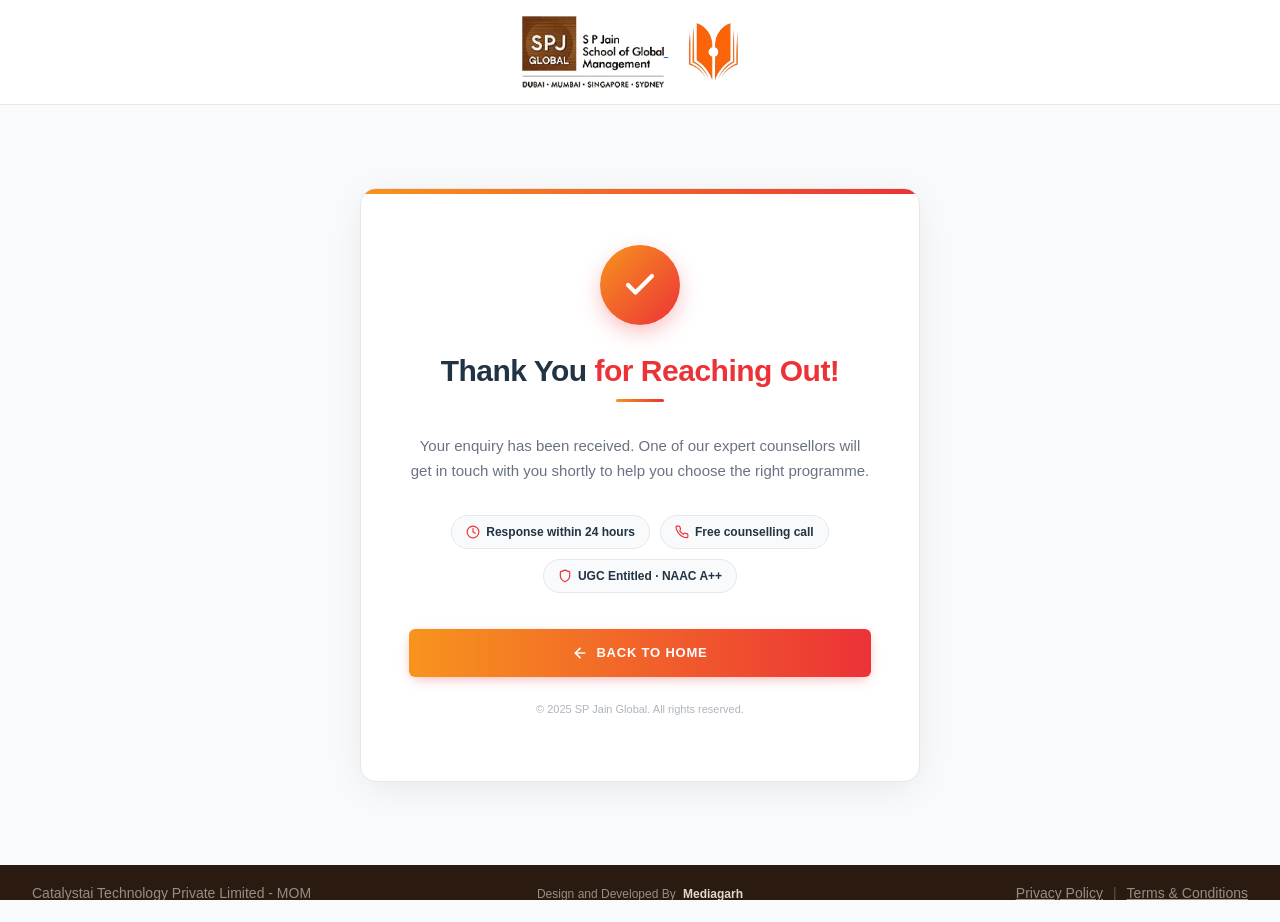
<file: thankyou.html>
<!doctype html>
<html lang="en">

<head>
  <!-- Google Tag Manager -->
  <script>
    (function (w, d, s, l, i) {
      w[l] = w[l] || [];
      w[l].push({ 'gtm.start': new Date().getTime(), event: 'gtm.js' });
      var f = d.getElementsByTagName(s)[0],
        j = d.createElement(s),
        dl = l != 'dataLayer' ? '&l=' + l : '';
      j.async = true;
      j.src = 'https://www.googletagmanager.com/gtm.js?id=' + i + dl;
      f.parentNode.insertBefore(j, f);
    })(window, document, 'script', 'dataLayer', 'GTM-PBZR5ZBN');
  </script>
  <!-- End Google Tag Manager -->
  <meta charset="UTF-8" />
  <meta name="viewport" content="width=device-width, initial-scale=1.0" />
  <title>Thank You — SP Jain Global</title>
  <link rel="stylesheet" href="https://cdn.jsdelivr.net/npm/bootstrap@5.3.3/dist/css/bootstrap.min.css" />
  <link rel="stylesheet" href="css/style.css" />
  <script async src="https://www.googletagmanager.com/gtm.js?id=GTM-5B25TB6B"></script>
<script>
  window.dataLayer = window.dataLayer || [];
  function gtag(){dataLayer.push(arguments);}
  gtag('js', new Date());
</script>
  <style>
    /* ── Thank You Page ── */
    html,
    body {
      height: 100%;
      margin: 0;
      padding: 0;
      font-family: 'Segoe UI', Tahoma, Geneva, Verdana, sans-serif;
      background: #f8fafc;
      overflow-x: hidden;
    }

    /* ---- Header ---- */
    .ty-header {
      background: #fff;
      padding: 16px 24px;
      border-bottom: 1px solid #e5e7eb;
      text-align: center;
    }

    .ty-logo {
      height: 72px;
      width: auto;
      object-fit: contain;
    }

    /* ---- Main card area ---- */
    .ty-main {
      min-height: calc(100vh - 140px);
      display: flex;
      align-items: center;
      justify-content: center;
      padding: 48px 16px;
    }

    .ty-card {
      background: #fff;
      border-radius: 16px;
      border: 1px solid #e5e7eb;
      box-shadow: 0 8px 40px -8px rgba(0, 0, 0, 0.1);
      max-width: 560px;
      width: 100%;
      padding: 56px 48px 48px;
      text-align: center;
      position: relative;
      overflow: hidden;
    }

    /* Top accent bar */
    .ty-card::before {
      content: '';
      position: absolute;
      top: 0;
      left: 0;
      right: 0;
      height: 5px;
      background: linear-gradient(90deg, #f7941d 0%, #ec3237 100%);
    }

    /* Checkmark circle */
    .ty-check-wrap {
      width: 80px;
      height: 80px;
      border-radius: 50%;
      background: linear-gradient(135deg, #f7941d 0%, #ec3237 100%);
      display: flex;
      align-items: center;
      justify-content: center;
      margin: 0 auto 28px;
      box-shadow: 0 8px 24px -4px rgba(236, 50, 55, 0.4);
      animation: pop-in 0.5s cubic-bezier(0.34, 1.56, 0.64, 1) both;
    }

    @keyframes pop-in {
      from {
        transform: scale(0.4);
        opacity: 0;
      }

      to {
        transform: scale(1);
        opacity: 1;
      }
    }

    .ty-check-wrap svg {
      animation: draw-check 0.4s 0.35s ease both;
    }

    @keyframes draw-check {
      from {
        opacity: 0;
        transform: scale(0.5);
      }

      to {
        opacity: 1;
        transform: scale(1);
      }
    }

    /* Heading */
    .ty-heading {
      font-size: 30px;
      font-weight: 900;
      color: #223343;
      letter-spacing: -0.5px;
      margin-bottom: 10px;
      line-height: 1.2;
    }

    .ty-heading span {
      color: #ec3237;
    }

    /* Sub text */
    .ty-sub {
      font-size: 15px;
      color: #6a7282;
      line-height: 1.65;
      margin-bottom: 32px;
    }

    /* Divider */
    .ty-divider {
      width: 48px;
      height: 3px;
      background: linear-gradient(90deg, #f7941d, #ec3237);
      border-radius: 2px;
      margin: 0 auto 32px;
    }

    /* Info pills row */
    .ty-pills {
      display: flex;
      flex-wrap: wrap;
      justify-content: center;
      gap: 10px;
      margin-bottom: 36px;
    }

    .ty-pill {
      display: inline-flex;
      align-items: center;
      gap: 6px;
      font-size: 12px;
      font-weight: 600;
      color: #223343;
      background: #f8fafc;
      border: 1px solid #e5e7eb;
      border-radius: 50px;
      padding: 7px 14px;
    }

    .ty-pill svg {
      flex-shrink: 0;
      color: #ec3237;
    }

    /* CTA back button */
    .ty-btn {
      display: inline-flex;
      align-items: center;
      justify-content: center;
      gap: 8px;
      background: linear-gradient(90deg, #f7941d 0%, #ec3237 100%);
      color: #fff;
      font-size: 13px;
      font-weight: 800;
      letter-spacing: 0.8px;
      text-transform: uppercase;
      text-decoration: none;
      border-radius: 6px;
      padding: 14px 32px;
      border: none;
      width: 100%;
      transition:
        opacity 0.2s ease,
        transform 0.2s ease;
      box-shadow: 0 4px 14px -4px rgba(236, 50, 55, 0.45);
    }

    .ty-btn:hover {
      opacity: 0.88;
      color: #fff;
      transform: translateY(-1px);
    }

    /* Footer note */
    .ty-footer-note {
      margin-top: 24px;
      font-size: 11px;
      color: #adb5bd;
    }

    /* ---- Bottom bar ---- */
    .ty-bottom {
      background: #1a1a2e;
      padding: 16px;
      text-align: center;
      font-size: 12px;
      color: rgba(255, 255, 255, 0.45);
    }

    .ty-bottom a {
      color: #fcc926;
      font-weight: 700;
      text-decoration: none;
      margin-left: 4px;
    }

    .ty-bottom a:hover {
      text-decoration: underline;
    }

    /* User info block */
    .ty-user-info {
      background: #f8fafc;
      border: 1px solid #e5e7eb;
      border-radius: 10px;
      padding: 16px 20px;
      margin-bottom: 24px;
      text-align: left;
      display: flex;
      flex-direction: column;
      gap: 10px;
    }

    .ty-user-row {
      display: flex;
      align-items: center;
      gap: 10px;
      font-size: 13px;
      color: #223343;
      font-weight: 500;
    }

    .ty-user-row svg {
      flex-shrink: 0;
      color: #b98a5a;
    }

    /* Responsive */
    @media (max-width: 575px) {
      .ty-card {
        padding: 40px 24px 36px;
      }

      .ty-heading {
        font-size: 24px;
      }

      .ty-check-wrap {
        width: 68px;
        height: 68px;
      }
    }


    /* ---------- Dark bottom bar ---------- */
    .footer-bottom {
      background: #2b1a10;
      padding: 18px 16px;
      text-align: center;
    }

    .footer-bottom-credit {
      font-size: 12px;
      color: rgba(255, 255, 255, 0.5);
      margin-bottom: 0;
    }

    .footer-bottom-credit span {
      color: #e3d8cd;
      font-weight: 700;
      text-decoration: none;
      margin-left: 4px;
    }

    .footer-bottom-credit a:hover {
      text-decoration: underline;
    }

    .footer-bottom-inner {
      display: grid;
      grid-template-columns: 1fr auto 1fr;
      align-items: center;
      gap: 10px 24px;
    }

    .footer-bottom-left {
      justify-self: start;
      color: rgba(255, 255, 255, 0.5);
      font-size: 14px;
    }

    .footer-bottom-inner .footer-bottom-credit {
      margin: 0;
      text-align: center;
    }

    .footer-bottom-right,
    .footer-bottom-right a {
      justify-self: end;
      display: flex;
      align-items: center;
      gap: 10px;
      color: rgba(255, 255, 255, 0.5);
      font-size: 14px;
    }

    .footer-bottom-left a,
    .footer-bottom-right .footer-link {
      color: inherit;
      text-decoration: none;
      font-size: 14px;
      transition: opacity 0.2s ease;
    }

    .footer-bottom-left a:hover,
    .footer-bottom-right .footer-link:hover {
      text-decoration: underline;
      opacity: 0.85;
    }

    .footer-sep {
      opacity: 0.5;
    }

    /* Tablet / Mobile: stack in center */
    @media (max-width: 991px) {
      .footer-bottom-inner {
        grid-template-columns: 1fr;
        justify-items: center;
        text-align: center;
      }

      .footer-bottom-left,
      .footer-bottom-right {
        justify-self: center;
      }

      .footer-bottom-right {
        flex-wrap: wrap;
        justify-content: center;
      }
    }
  </style>
</head>

<body>
  <!-- Google Tag Manager (noscript) -->
  <noscript><iframe src="https://www.googletagmanager.com/ns.html?id=GTM-PBZR5ZBN" height="0" width="0"
      style="display: none; visibility: hidden"></iframe></noscript>
  <!-- End Google Tag Manager (noscript) -->
  <!-- Header -->
  <header class="ty-header">
    <a href="index.html">
      <img src="./images/Logo - SP Jain Global.webp" alt="SP Jain Global" class="ty-logo" />
    </a>
    <a href="index.html">
      <img src="./images/imagelogo2.webp" alt="SP Jain Global" class="ty-logo" />
    </a>
  </header>

  <!-- Main -->
  <main class="ty-main">
    <div class="ty-card">
      <!-- Animated checkmark -->
      <div class="ty-check-wrap">
        <svg xmlns="http://www.w3.org/2000/svg" width="36" height="36" viewBox="0 0 24 24" fill="none" stroke="#fff"
          stroke-width="2.8" stroke-linecap="round" stroke-linejoin="round">
          <polyline points="20 6 9 17 4 12" />
        </svg>
      </div>

      <!-- Heading -->
      <h1 class="ty-heading">Thank You <span>for Reaching Out!</span></h1>

      <div class="ty-divider"></div>

      <!-- User details from URL params -->
      <div class="ty-user-info" id="tyUserInfo" style="display: none">
        <div class="ty-user-row" id="tyNameRow">
          <svg xmlns="http://www.w3.org/2000/svg" width="14" height="14" viewBox="0 0 24 24" fill="none"
            stroke="currentColor" stroke-width="2" stroke-linecap="round" stroke-linejoin="round">
            <path d="M20 21v-2a4 4 0 0 0-4-4H8a4 4 0 0 0-4 4v2" />
            <circle cx="12" cy="7" r="4" />
          </svg>
          <span id="tyName"></span>
        </div>
        <div class="ty-user-row" id="tyEmailRow">
          <svg xmlns="http://www.w3.org/2000/svg" width="14" height="14" viewBox="0 0 24 24" fill="none"
            stroke="currentColor" stroke-width="2" stroke-linecap="round" stroke-linejoin="round">
            <path d="M4 4h16c1.1 0 2 .9 2 2v12c0 1.1-.9 2-2 2H4c-1.1 0-2-.9-2-2V6c0-1.1.9-2 2-2z" />
            <polyline points="22,6 12,13 2,6" />
          </svg>
          <span id="tyEmail"></span>
        </div>
        <div class="ty-user-row" id="tyMobileRow">
          <svg xmlns="http://www.w3.org/2000/svg" width="14" height="14" viewBox="0 0 24 24" fill="none"
            stroke="currentColor" stroke-width="2" stroke-linecap="round" stroke-linejoin="round">
            <path
              d="M22 16.92v3a2 2 0 0 1-2.18 2 19.79 19.79 0 0 1-8.63-3.07A19.5 19.5 0 0 1 4.69 12a19.79 19.79 0 0 1-3-8.59A2 2 0 0 1 3.62 2h3a2 2 0 0 1 2 1.72c.13.96.36 1.9.7 2.81a2 2 0 0 1-.45 2.11L8.09 9.91a16 16 0 0 0 6 6l1.27-1.27a2 2 0 0 1 2.11-.45c.91.34 1.85.57 2.81.7A2 2 0 0 1 22 16.92z" />
          </svg>
          <span id="tyMobile"></span>
        </div>
      </div>

      <!-- Sub text -->
      <p class="ty-sub">
        Your enquiry has been received. One of our expert counsellors will get in touch with you shortly to help you
        choose the right programme.
      </p>

      <!-- Info pills -->
      <div class="ty-pills">
        <span class="ty-pill">
          <svg xmlns="http://www.w3.org/2000/svg" width="14" height="14" viewBox="0 0 24 24" fill="none"
            stroke="currentColor" stroke-width="2" stroke-linecap="round" stroke-linejoin="round">
            <circle cx="12" cy="12" r="10" />
            <polyline points="12 6 12 12 16 14" />
          </svg>
          Response within 24 hours
        </span>
        <span class="ty-pill">
          <svg xmlns="http://www.w3.org/2000/svg" width="14" height="14" viewBox="0 0 24 24" fill="none"
            stroke="currentColor" stroke-width="2" stroke-linecap="round" stroke-linejoin="round">
            <path
              d="M22 16.92v3a2 2 0 0 1-2.18 2 19.79 19.79 0 0 1-8.63-3.07A19.5 19.5 0 0 1 4.69 12a19.79 19.79 0 0 1-3-8.59A2 2 0 0 1 3.62 2h3a2 2 0 0 1 2 1.72c.13.96.36 1.9.7 2.81a2 2 0 0 1-.45 2.11L8.09 9.91a16 16 0 0 0 6 6l1.27-1.27a2 2 0 0 1 2.11-.45c.91.34 1.85.57 2.81.7A2 2 0 0 1 22 16.92z" />
          </svg>
          Free counselling call
        </span>
        <span class="ty-pill">
          <svg xmlns="http://www.w3.org/2000/svg" width="14" height="14" viewBox="0 0 24 24" fill="none"
            stroke="currentColor" stroke-width="2" stroke-linecap="round" stroke-linejoin="round">
            <path d="M12 22s8-4 8-10V5l-8-3-8 3v7c0 6 8 10 8 10z" />
          </svg>
          UGC Entitled · NAAC A++
        </span>
      </div>

      <!-- Back button -->
      <a href="index.html" class="ty-btn">
        <svg xmlns="http://www.w3.org/2000/svg" width="16" height="16" viewBox="0 0 24 24" fill="none"
          stroke="currentColor" stroke-width="2.5" stroke-linecap="round" stroke-linejoin="round">
          <line x1="19" y1="12" x2="5" y2="12" />
          <polyline points="12 19 5 12 12 5" />
        </svg>
        Back to Home
      </a>

      <p class="ty-footer-note">© 2025 SP Jain Global. All rights reserved.</p>
    </div>
  </main>

  <!-- Bottom bar -->
  <div class="footer-bottom">
    <div class="custom-container footer-bottom-inner">
      <div class="footer-bottom-left">
        <a href="./pdf/CatalystaiTechnologyPrivateLimitedMOM.pdf" target="_blank" rel="noopener noreferrer">
          Catalystai Technology Private Limited - MOM
        </a>
      </div>

      <p class="footer-bottom-credit">
        Design and Developed By <span>Mediagarh</span>
      </p>

      <div class="footer-bottom-right">
        <a href="/privacy-policy">Privacy Policy</a>
        <span class="footer-sep">|</span>
        <a href="/terms-and-conditions">Terms &amp; Conditions</a>
      </div>
    </div>
  </div>

  <script>
    (function () {
      var params = new URLSearchParams(window.location.search);
      var name = params.get('name') || '';
      var email = params.get('email') || '';
      var mobile = params.get('mobile') || '';

      // Only show the block if at least one value exists
      if (!name && !email && !mobile) return;

      var info = document.getElementById('tyUserInfo');
      if (info) info.style.display = 'flex';

      function fill(rowId, spanId, value) {
        if (value) {
          document.getElementById(spanId).textContent = value;
        } else {
          var row = document.getElementById(rowId);
          if (row) row.style.display = 'none';
        }
      }

      fill('tyNameRow', 'tyName', name);
      fill('tyEmailRow', 'tyEmail', email);
      fill('tyMobileRow', 'tyMobile', '+91 ' + mobile);
    })();
  </script>
</body>

</html>
</file>
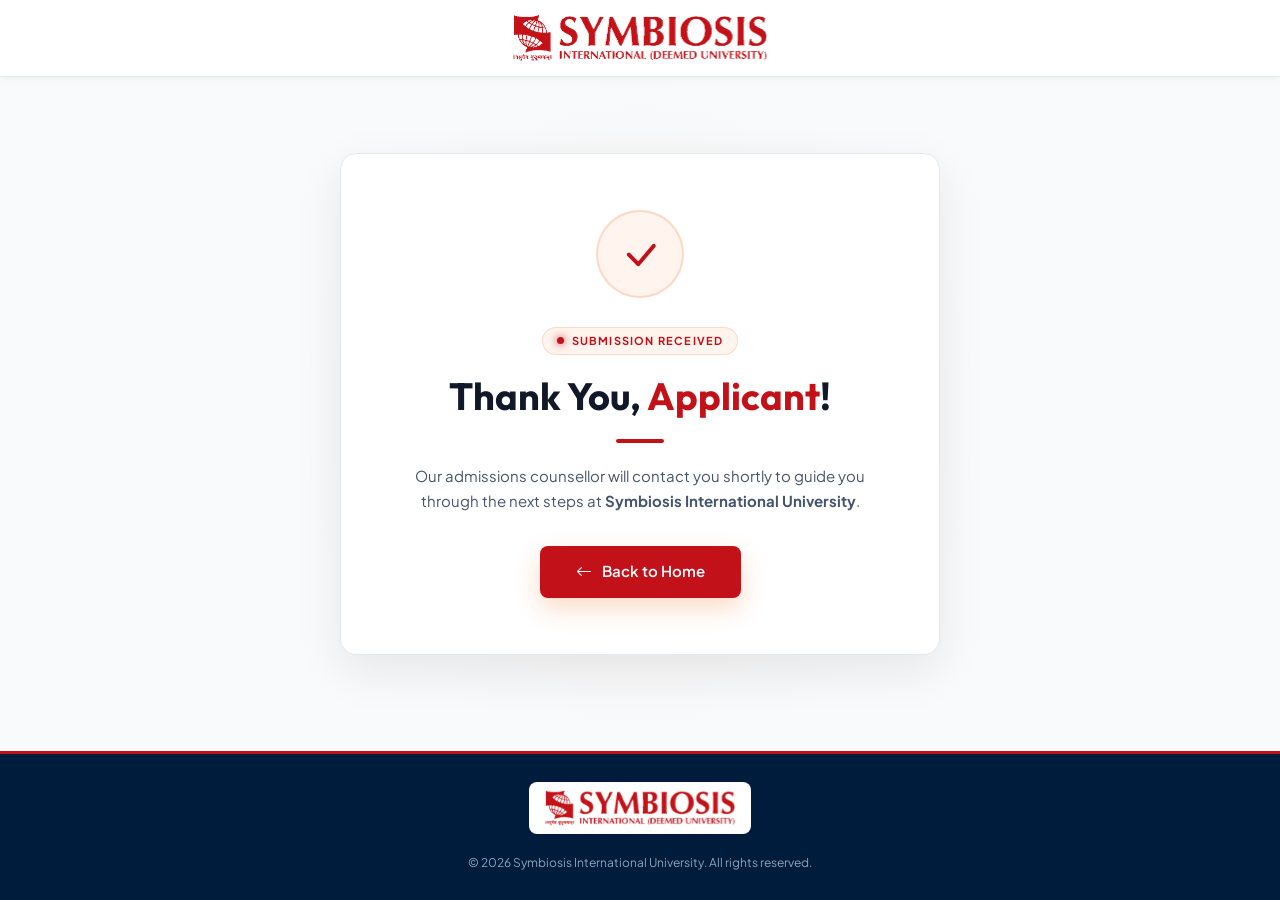
<file: symbiosis-admisison-2026-27/thank-you.html>
<!doctype html>
<html lang="en">
  <head>
    <meta charset="UTF-8" />
    <meta name="viewport" content="width=device-width, initial-scale=1.0" />
    <title>Thank You | Symbiosis International University</title>
    <meta name="description" content="Thank you for your enquiry. Our counsellor will get in touch with you shortly." />
    <meta name="robots" content="noindex, nofollow" />
    <link rel="icon" type="image/webp" href="images/favicon.ico" />

    <link rel="preconnect" href="https://fonts.googleapis.com" />
    <link rel="preconnect" href="https://fonts.gstatic.com" crossorigin />
    <link
      href="https://fonts.googleapis.com/css2?family=Outfit:wght@400;500;600;700;800&family=Plus+Jakarta+Sans:wght@400;500;600;700&display=swap"
      rel="stylesheet"
    />
    <link rel="stylesheet" href="https://cdn.jsdelivr.net/npm/bootstrap-icons@1.11.3/font/bootstrap-icons.min.css" />
    <link href="https://cdn.jsdelivr.net/npm/bootstrap@5.3.7/dist/css/bootstrap.min.css" rel="stylesheet" />

    <!-- Google Tag Manager -->
    <script>
      (function (w, d, s, l, i) {
        w[l] = w[l] || [];
        w[l].push({ 'gtm.start': new Date().getTime(), event: 'gtm.js' });
        var f = d.getElementsByTagName(s)[0],
          j = d.createElement(s),
          dl = l != 'dataLayer' ? '&l=' + l : '';
        j.async = true;
        j.src = 'https://www.googletagmanager.com/gtm.js?id=' + i + dl;
        f.parentNode.insertBefore(j, f);
      })(window, document, 'script', 'dataLayer', 'GTM-PBZR5ZBN');
    </script>

    <style>
      :root {
        --primary: #001c3d;
        --accent: #c21119;
        --accent-lt: #fff4ee;
        --blue: #2563eb;
        --light-bg: #f8fafc;
        --border: #e2e8f0;
        --text-main: #111827;
        --text-sub: #45556c;
        --text-muted: #90a1b9;
        --radius: 16px;
        --shadow: 0 16px 48px rgba(0, 0, 0, 0.08);
        --transition: 0.3s ease;
      }

      *,
      *::before,
      *::after {
        box-sizing: border-box;
        margin: 0;
        padding: 0;
      }
      html {
        scroll-behavior: smooth;
      }

      body {
        font-family: 'Plus Jakarta Sans', sans-serif;
        background: var(--light-bg);
        color: var(--text-sub);
        min-height: 100vh;
        display: flex;
        flex-direction: column;
        overflow-x: hidden;
      }

      img {
        max-width: 100%;
        display: block;
      }
      a {
        text-decoration: none;
        transition: var(--transition);
      }

      /* ── HEADER ── */
      .ty-header {
        background: #fff;
        border-bottom: 1px solid var(--border);
        padding: 14px 24px;
        display: flex;
        align-items: center;
        justify-content: center;
        box-shadow: 0 2px 10px rgba(0, 0, 0, 0.04);
      }
      .ty-header-logo {
        height: 48px;
        width: auto;
      }

      /* ── MAIN ── */
      .ty-main {
        flex: 1;
        display: flex;
        align-items: center;
        justify-content: center;
        padding: 60px 20px 80px;
        position: relative;
        overflow: hidden;
      }
      .ty-main::before {
        content: '';
        position: absolute;
        width: 700px;
        height: 700px;
        border-radius: 50%;
        background: radial-gradient(circle, rgba(243, 111, 33, 0.06) 0%, transparent 70%);
        top: 50%;
        left: 50%;
        transform: translate(-50%, -50%);
        pointer-events: none;
      }

      /* ── CARD ── */
      .ty-card {
        position: relative;
        z-index: 1;
        background: #fff;
        border-radius: var(--radius);
        border: 1px solid var(--border);
        box-shadow: var(--shadow);
        padding: 56px 48px;
        max-width: 600px;
        width: 100%;
        text-align: center;
      }

      /* ── SUCCESS ICON ── */
      .ty-icon {
        width: 88px;
        height: 88px;
        border-radius: 50%;
        background: var(--accent-lt);
        border: 2px solid rgba(243, 111, 33, 0.2);
        display: flex;
        align-items: center;
        justify-content: center;
        margin: 0 auto 28px;
        animation: pop-in 0.6s cubic-bezier(0.34, 1.56, 0.64, 1) both;
      }
      .ty-icon i {
        font-size: 42px;
        color: var(--accent);
        line-height: 1;
      }
      @keyframes pop-in {
        from {
          transform: scale(0.5);
          opacity: 0;
        }
        to {
          transform: scale(1);
          opacity: 1;
        }
      }

      /* ── BADGE ── */
      .ty-badge {
        display: inline-flex;
        align-items: center;
        gap: 8px;
        background: var(--accent-lt);
        color: var(--accent);
        font-size: 11px;
        font-weight: 700;
        letter-spacing: 1.2px;
        text-transform: uppercase;
        padding: 5px 14px;
        border-radius: 30px;
        border: 1px solid rgba(243, 111, 33, 0.2);
        margin-bottom: 20px;
      }
      .ty-badge .dot {
        width: 7px;
        height: 7px;
        border-radius: 50%;
        background: var(--accent);
        box-shadow: 0 0 8px var(--accent);
      }

      /* ── HEADING ── */
      .ty-heading {
        font-family: 'Outfit', sans-serif;
        font-size: 38px;
        font-weight: 700;
        line-height: 1.15;
        color: var(--text-main);
        margin-bottom: 8px;
      }
      .ty-heading span {
        color: var(--accent);
      }

      /* ── DIVIDER ── */
      .ty-divider {
        width: 48px;
        height: 4px;
        background: var(--accent);
        border-radius: 30px;
        margin: 20px auto;
      }

      /* ── USER DETAILS BOX ── */
      .ty-details {
        background: var(--light-bg);
        border: 1px solid var(--border);
        border-radius: 12px;
        padding: 20px 24px;
        margin-bottom: 28px;
        text-align: left;
      }
      .ty-details-title {
        font-size: 11px;
        font-weight: 700;
        letter-spacing: 1px;
        text-transform: uppercase;
        color: var(--text-muted);
        margin-bottom: 14px;
      }
      .ty-detail-row {
        display: flex;
        align-items: center;
        gap: 10px;
        padding: 8px 0;
        border-bottom: 1px solid var(--border);
        font-size: 14px;
      }
      .ty-detail-row:last-child {
        border-bottom: none;
      }
      .ty-detail-row i {
        font-size: 15px;
        color: var(--accent);
        flex-shrink: 0;
        width: 20px;
        text-align: center;
      }
      .ty-detail-label {
        color: var(--text-muted);
        font-size: 12px;
        font-weight: 600;
        min-width: 60px;
      }
      .ty-detail-value {
        color: var(--text-main);
        font-weight: 600;
        word-break: break-word;
      }

      /* ── BODY TEXT ── */
      .ty-body {
        font-size: 15px;
        color: var(--text-sub);
        line-height: 1.7;
        margin-bottom: 32px;
      }

      /* ── BACK BUTTON ── */
      .ty-back-btn {
        display: inline-flex;
        align-items: center;
        gap: 10px;
        padding: 14px 36px;
        background: var(--accent);
        color: #fff;
        border-radius: 8px;
        font-size: 15px;
        font-weight: 600;
        box-shadow: 0 10px 25px rgba(243, 111, 33, 0.25);
        transition: var(--transition);
      }
      .ty-back-btn i {
        font-size: 16px;
        transition: transform 0.3s ease;
      }
      .ty-back-btn:hover {
        background: #8c1a20;
        color: #fff;
        transform: translateY(-2px);
        box-shadow: 0 14px 30px rgba(243, 111, 33, 0.35);
      }
      .ty-back-btn:hover i {
        transform: translateX(-4px);
      }

      /* ── FOOTER ── */
      .ty-footer {
        background: var(--primary);
        padding: 28px 20px;
        text-align: center;
        border-top: 3px solid var(--accent);
      }
      .ty-footer-logo-wrap {
        display: inline-block;
        background: #fff;
        padding: 8px 16px;
        border-radius: 8px;
        margin-bottom: 14px;
      }
      .ty-footer-logo-wrap img {
        height: 36px;
        width: auto;
      }
      .ty-footer-copy {
        font-size: 12px;
        color: var(--text-muted);
        margin: 0;
      }

      /* ── RESPONSIVE ── */
      @media (max-width: 767px) {
        .ty-header-logo {
          height: 40px;
        }
        .ty-card {
          padding: 36px 20px;
        }
        .ty-icon {
          width: 72px;
          height: 72px;
        }
        .ty-icon i {
          font-size: 34px;
        }
        .ty-heading {
          font-size: 28px;
        }
        .ty-body {
          font-size: 14px;
          margin-bottom: 24px;
        }
        .ty-details {
          padding: 16px;
        }
      }
      @media (max-width: 480px) {
        .ty-card {
          padding: 28px 16px;
        }
        .ty-heading {
          font-size: 24px;
        }
        .ty-back-btn {
          width: 100%;
          justify-content: center;
          padding: 13px 20px;
        }
      }
    </style>
  </head>

  <body>
    <!-- GTM noscript -->
    <noscript
      ><iframe
        src="https://www.googletagmanager.com/ns.html?id=GTM-PBZR5ZBN"
        height="0"
        width="0"
        style="display: none; visibility: hidden"
      ></iframe
    ></noscript>

    <!-- HEADER -->
    <header class="ty-header">
      <a href="index.html">
        <img src="images/logo.svg" alt="Symbiosis International University" class="ty-header-logo" />
      </a>
    </header>

    <!-- MAIN -->
    <main class="ty-main">
      <div class="ty-card">
        <div class="ty-icon">
          <i class="bi bi-check-lg"></i>
        </div>

        <div class="ty-badge">
          <span class="dot"></span>
          Submission Received
        </div>

        <h1 class="ty-heading">
          Thank You,
          <span id="tyName">Applicant</span>!
        </h1>

        <div class="ty-divider"></div>

        <!-- User details pulled from URL params -->
        <div class="ty-details" id="tyDetails">
          <p class="ty-details-title">Your Submission Details</p>
          <div class="ty-detail-row">
            <i class="bi bi-person-fill"></i>
            <span class="ty-detail-label">Name</span>
            <span class="ty-detail-value" id="detailName">—</span>
          </div>
          <div class="ty-detail-row">
            <i class="bi bi-envelope-fill"></i>
            <span class="ty-detail-label">Email</span>
            <span class="ty-detail-value" id="detailEmail">—</span>
          </div>
          <div class="ty-detail-row">
            <i class="bi bi-telephone-fill"></i>
            <span class="ty-detail-label">Mobile</span>
            <span class="ty-detail-value" id="detailMobile">—</span>
          </div>
        </div>

        <p class="ty-body">
          Our admissions counsellor will contact you shortly to guide you through the next steps at
          <strong>Symbiosis International University</strong>.
        </p>

        <a href="index.html" class="ty-back-btn"> <i class="bi bi-arrow-left"></i> Back to Home </a>
      </div>
    </main>

    <!-- FOOTER -->
    <footer class="ty-footer">
      <div class="ty-footer-logo-wrap">
        <a href="index.html">
          <img src="images/logo.svg" alt="Symbiosis International University" />
        </a>
      </div>
      <p class="ty-footer-copy">© 2026 Symbiosis International University. All rights reserved.</p>
    </footer>

    <script>
      (function () {
        var params = new URLSearchParams(window.location.search);
        var name = params.get('name') || '';
        var email = params.get('email') || '';
        var mobile = params.get('mobile') || '';

        // Update greeting name
        if (name) {
          document.getElementById('tyName').textContent = name.split(' ')[0];
        }

        // Fill detail rows
        document.getElementById('detailName').textContent = name || '—';
        document.getElementById('detailEmail').textContent = email || '—';
        document.getElementById('detailMobile').textContent = mobile || '—';

        // Hide the details box if no params were passed at all
        if (!name && !email && !mobile) {
          document.getElementById('tyDetails').style.display = 'none';
        }
      })();
    </script>
  </body>
</html>
</file>
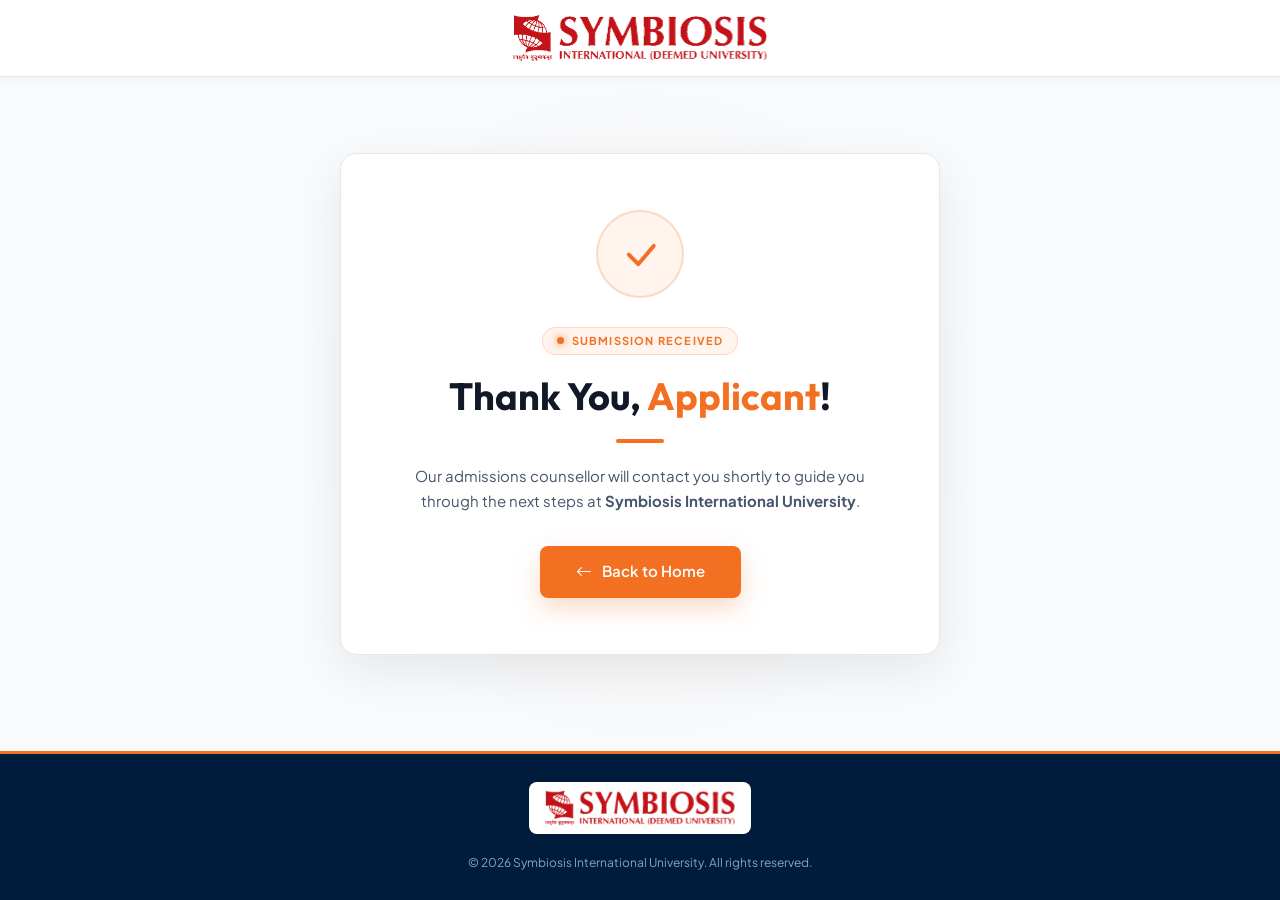
<file: symbiosis-admisison-2026/thank-you.html>
<!doctype html>
<html lang="en">
  <head>
    <meta charset="UTF-8" />
    <meta name="viewport" content="width=device-width, initial-scale=1.0" />
    <title>Thank You | Symbiosis International University</title>
    <meta name="description" content="Thank you for your enquiry. Our counsellor will get in touch with you shortly." />
    <meta name="robots" content="noindex, nofollow" />
    <link rel="icon" type="image/webp" href="images/favicon.ico" />

    <link rel="preconnect" href="https://fonts.googleapis.com" />
    <link rel="preconnect" href="https://fonts.gstatic.com" crossorigin />
    <link
      href="https://fonts.googleapis.com/css2?family=Outfit:wght@400;500;600;700;800&family=Plus+Jakarta+Sans:wght@400;500;600;700&display=swap"
      rel="stylesheet"
    />
    <link rel="stylesheet" href="https://cdn.jsdelivr.net/npm/bootstrap-icons@1.11.3/font/bootstrap-icons.min.css" />
    <link href="https://cdn.jsdelivr.net/npm/bootstrap@5.3.7/dist/css/bootstrap.min.css" rel="stylesheet" />

    <!-- Google Tag Manager -->
    <script>
      (function (w, d, s, l, i) {
        w[l] = w[l] || [];
        w[l].push({ 'gtm.start': new Date().getTime(), event: 'gtm.js' });
        var f = d.getElementsByTagName(s)[0],
          j = d.createElement(s),
          dl = l != 'dataLayer' ? '&l=' + l : '';
        j.async = true;
        j.src = 'https://www.googletagmanager.com/gtm.js?id=' + i + dl;
        f.parentNode.insertBefore(j, f);
      })(window, document, 'script', 'dataLayer', 'GTM-PBZR5ZBN');
    </script>

    <style>
      :root {
        --primary: #001c3d;
        --accent: #f36f21;
        --accent-lt: #fff4ee;
        --blue: #2563eb;
        --light-bg: #f8fafc;
        --border: #e2e8f0;
        --text-main: #111827;
        --text-sub: #45556c;
        --text-muted: #90a1b9;
        --radius: 16px;
        --shadow: 0 16px 48px rgba(0, 0, 0, 0.08);
        --transition: 0.3s ease;
      }

      *,
      *::before,
      *::after {
        box-sizing: border-box;
        margin: 0;
        padding: 0;
      }
      html {
        scroll-behavior: smooth;
      }

      body {
        font-family: 'Plus Jakarta Sans', sans-serif;
        background: var(--light-bg);
        color: var(--text-sub);
        min-height: 100vh;
        display: flex;
        flex-direction: column;
        overflow-x: hidden;
      }

      img {
        max-width: 100%;
        display: block;
      }
      a {
        text-decoration: none;
        transition: var(--transition);
      }

      /* ── HEADER ── */
      .ty-header {
        background: #fff;
        border-bottom: 1px solid var(--border);
        padding: 14px 24px;
        display: flex;
        align-items: center;
        justify-content: center;
        box-shadow: 0 2px 10px rgba(0, 0, 0, 0.04);
      }
      .ty-header-logo {
        height: 48px;
        width: auto;
      }

      /* ── MAIN ── */
      .ty-main {
        flex: 1;
        display: flex;
        align-items: center;
        justify-content: center;
        padding: 60px 20px 80px;
        position: relative;
        overflow: hidden;
      }
      .ty-main::before {
        content: '';
        position: absolute;
        width: 700px;
        height: 700px;
        border-radius: 50%;
        background: radial-gradient(circle, rgba(243, 111, 33, 0.06) 0%, transparent 70%);
        top: 50%;
        left: 50%;
        transform: translate(-50%, -50%);
        pointer-events: none;
      }

      /* ── CARD ── */
      .ty-card {
        position: relative;
        z-index: 1;
        background: #fff;
        border-radius: var(--radius);
        border: 1px solid var(--border);
        box-shadow: var(--shadow);
        padding: 56px 48px;
        max-width: 600px;
        width: 100%;
        text-align: center;
      }

      /* ── SUCCESS ICON ── */
      .ty-icon {
        width: 88px;
        height: 88px;
        border-radius: 50%;
        background: var(--accent-lt);
        border: 2px solid rgba(243, 111, 33, 0.2);
        display: flex;
        align-items: center;
        justify-content: center;
        margin: 0 auto 28px;
        animation: pop-in 0.6s cubic-bezier(0.34, 1.56, 0.64, 1) both;
      }
      .ty-icon i {
        font-size: 42px;
        color: var(--accent);
        line-height: 1;
      }
      @keyframes pop-in {
        from {
          transform: scale(0.5);
          opacity: 0;
        }
        to {
          transform: scale(1);
          opacity: 1;
        }
      }

      /* ── BADGE ── */
      .ty-badge {
        display: inline-flex;
        align-items: center;
        gap: 8px;
        background: var(--accent-lt);
        color: var(--accent);
        font-size: 11px;
        font-weight: 700;
        letter-spacing: 1.2px;
        text-transform: uppercase;
        padding: 5px 14px;
        border-radius: 30px;
        border: 1px solid rgba(243, 111, 33, 0.2);
        margin-bottom: 20px;
      }
      .ty-badge .dot {
        width: 7px;
        height: 7px;
        border-radius: 50%;
        background: var(--accent);
        box-shadow: 0 0 8px var(--accent);
      }

      /* ── HEADING ── */
      .ty-heading {
        font-family: 'Outfit', sans-serif;
        font-size: 38px;
        font-weight: 700;
        line-height: 1.15;
        color: var(--text-main);
        margin-bottom: 8px;
      }
      .ty-heading span {
        color: var(--accent);
      }

      /* ── DIVIDER ── */
      .ty-divider {
        width: 48px;
        height: 4px;
        background: var(--accent);
        border-radius: 30px;
        margin: 20px auto;
      }

      /* ── USER DETAILS BOX ── */
      .ty-details {
        background: var(--light-bg);
        border: 1px solid var(--border);
        border-radius: 12px;
        padding: 20px 24px;
        margin-bottom: 28px;
        text-align: left;
      }
      .ty-details-title {
        font-size: 11px;
        font-weight: 700;
        letter-spacing: 1px;
        text-transform: uppercase;
        color: var(--text-muted);
        margin-bottom: 14px;
      }
      .ty-detail-row {
        display: flex;
        align-items: center;
        gap: 10px;
        padding: 8px 0;
        border-bottom: 1px solid var(--border);
        font-size: 14px;
      }
      .ty-detail-row:last-child {
        border-bottom: none;
      }
      .ty-detail-row i {
        font-size: 15px;
        color: var(--accent);
        flex-shrink: 0;
        width: 20px;
        text-align: center;
      }
      .ty-detail-label {
        color: var(--text-muted);
        font-size: 12px;
        font-weight: 600;
        min-width: 60px;
      }
      .ty-detail-value {
        color: var(--text-main);
        font-weight: 600;
        word-break: break-word;
      }

      /* ── BODY TEXT ── */
      .ty-body {
        font-size: 15px;
        color: var(--text-sub);
        line-height: 1.7;
        margin-bottom: 32px;
      }

      /* ── BACK BUTTON ── */
      .ty-back-btn {
        display: inline-flex;
        align-items: center;
        gap: 10px;
        padding: 14px 36px;
        background: var(--accent);
        color: #fff;
        border-radius: 8px;
        font-size: 15px;
        font-weight: 600;
        box-shadow: 0 10px 25px rgba(243, 111, 33, 0.25);
        transition: var(--transition);
      }
      .ty-back-btn i {
        font-size: 16px;
        transition: transform 0.3s ease;
      }
      .ty-back-btn:hover {
        background: #d95f10;
        color: #fff;
        transform: translateY(-2px);
        box-shadow: 0 14px 30px rgba(243, 111, 33, 0.35);
      }
      .ty-back-btn:hover i {
        transform: translateX(-4px);
      }

      /* ── FOOTER ── */
      .ty-footer {
        background: var(--primary);
        padding: 28px 20px;
        text-align: center;
        border-top: 3px solid var(--accent);
      }
      .ty-footer-logo-wrap {
        display: inline-block;
        background: #fff;
        padding: 8px 16px;
        border-radius: 8px;
        margin-bottom: 14px;
      }
      .ty-footer-logo-wrap img {
        height: 36px;
        width: auto;
      }
      .ty-footer-copy {
        font-size: 12px;
        color: var(--text-muted);
        margin: 0;
      }

      /* ── RESPONSIVE ── */
      @media (max-width: 767px) {
        .ty-header-logo {
          height: 40px;
        }
        .ty-card {
          padding: 36px 20px;
        }
        .ty-icon {
          width: 72px;
          height: 72px;
        }
        .ty-icon i {
          font-size: 34px;
        }
        .ty-heading {
          font-size: 28px;
        }
        .ty-body {
          font-size: 14px;
          margin-bottom: 24px;
        }
        .ty-details {
          padding: 16px;
        }
      }
      @media (max-width: 480px) {
        .ty-card {
          padding: 28px 16px;
        }
        .ty-heading {
          font-size: 24px;
        }
        .ty-back-btn {
          width: 100%;
          justify-content: center;
          padding: 13px 20px;
        }
      }
    </style>
  </head>

  <body>
    <!-- GTM noscript -->
    <noscript
      ><iframe
        src="https://www.googletagmanager.com/ns.html?id=GTM-PBZR5ZBN"
        height="0"
        width="0"
        style="display: none; visibility: hidden"
      ></iframe
    ></noscript>

    <!-- HEADER -->
    <header class="ty-header">
      <a href="index.html">
        <img src="images/logo.svg" alt="Symbiosis International University" class="ty-header-logo" />
      </a>
    </header>

    <!-- MAIN -->
    <main class="ty-main">
      <div class="ty-card">
        <div class="ty-icon">
          <i class="bi bi-check-lg"></i>
        </div>

        <div class="ty-badge">
          <span class="dot"></span>
          Submission Received
        </div>

        <h1 class="ty-heading">
          Thank You,
          <span id="tyName">Applicant</span>!
        </h1>

        <div class="ty-divider"></div>

        <!-- User details pulled from URL params -->
        <div class="ty-details" id="tyDetails">
          <p class="ty-details-title">Your Submission Details</p>
          <div class="ty-detail-row">
            <i class="bi bi-person-fill"></i>
            <span class="ty-detail-label">Name</span>
            <span class="ty-detail-value" id="detailName">—</span>
          </div>
          <div class="ty-detail-row">
            <i class="bi bi-envelope-fill"></i>
            <span class="ty-detail-label">Email</span>
            <span class="ty-detail-value" id="detailEmail">—</span>
          </div>
          <div class="ty-detail-row">
            <i class="bi bi-telephone-fill"></i>
            <span class="ty-detail-label">Mobile</span>
            <span class="ty-detail-value" id="detailMobile">—</span>
          </div>
        </div>

        <p class="ty-body">
          Our admissions counsellor will contact you shortly to guide you through the next steps at
          <strong>Symbiosis International University</strong>.
        </p>

        <a href="index.html" class="ty-back-btn"> <i class="bi bi-arrow-left"></i> Back to Home </a>
      </div>
    </main>

    <!-- FOOTER -->
    <footer class="ty-footer">
      <div class="ty-footer-logo-wrap">
        <a href="index.html">
          <img src="images/logo.svg" alt="Symbiosis International University" />
        </a>
      </div>
      <p class="ty-footer-copy">© 2026 Symbiosis International University. All rights reserved.</p>
    </footer>

    <script>
      (function () {
        var params = new URLSearchParams(window.location.search);
        var name = params.get('name') || '';
        var email = params.get('email') || '';
        var mobile = params.get('mobile') || '';

        // Update greeting name
        if (name) {
          document.getElementById('tyName').textContent = name.split(' ')[0];
        }

        // Fill detail rows
        document.getElementById('detailName').textContent = name || '—';
        document.getElementById('detailEmail').textContent = email || '—';
        document.getElementById('detailMobile').textContent = mobile || '—';

        // Hide the details box if no params were passed at all
        if (!name && !email && !mobile) {
          document.getElementById('tyDetails').style.display = 'none';
        }
      })();
    </script>
  </body>
</html>
</file>
<file: css/style.css>
/* ============================================================
   DPU Landing Page — style.css
   Font  : Segoe UI
   Brand : #EC3237 (red)
   Container: 1536px max-width, 16px L/R padding
   ============================================================ */

/* ---------- Base ---------- */
*,
*::before,
*::after {
  box-sizing: border-box;
  margin: 0;
  padding: 0;
}

body {
  font-family: 'Segoe UI', Tahoma, Geneva, Verdana, sans-serif;
  overflow-x: hidden;
}

/* ---------- Custom Container ---------- */
.custom-container {
  width: 100%;
  max-width: 1536px;
  margin-left: auto;
  margin-right: auto;
  padding-left: 16px;
  padding-right: 16px;
}


/* ---------- Header ---------- */
.site-header {
  background: #fff;
  box-shadow: 0 4px 20px rgba(0, 0, 0, 0.06);
  position: sticky;
  top: 0;
  z-index: 999;
}

.header-inner {
  display: flex;
  align-items: center;
  justify-content: space-between;
  gap: 16px;
  padding-top: 12px;
  padding-bottom: 12px;
}

.header-logo {
  display: inline-flex;
  align-items: center;
}

.header-logo img {
  height: 60px;
  width: auto;
  display: block;
}

.header-actions {
  display: flex;
  align-items: center;
  gap: 14px;
}

/* ---------- Buttons ---------- */
.hdr-btn {
  display: inline-flex;
  align-items: center;
  gap: 10px;
  padding: 11px 24px;
  border-radius: 50px;
  font-family: "DM Sans", "Segoe UI", sans-serif;
  font-size: 15px;
  font-weight: 600;
  text-decoration: none;
  white-space: nowrap;
  transition: all 0.25s ease;
}

.hdr-btn i {
  font-size: 18px;
  line-height: 1;
}

.hdr-btn-outline {
  color: var(--primary-orange, #e86828);
  border: 2px solid var(--primary-orange, #e86828);
  background: transparent;
}

.hdr-btn-outline:hover {
  background: var(--primary-orange, #e86828);
  color: #fff;
}

.hdr-btn-primary {
  color: #fff;
  background: var(--primary-orange, #e86828);
  border: 2px solid var(--primary-orange, #e86828);
  box-shadow: 0 8px 20px rgba(232, 104, 40, 0.3);
}

.hdr-btn-primary:hover {
  background: var(--orange-light, #ff8d4d);
  border-color: var(--orange-light, #ff8d4d);
  color: #fff;
  transform: translateY(-2px);
}

/* ---------- Tablet ---------- */
@media (max-width: 991px) {
  .header-logo img {
    height: 50px;
  }

  .hdr-btn {
    padding: 10px 18px;
    font-size: 14px;
  }
}

/* ---------- Mobile ---------- */
@media (max-width: 575px) {
  .header-inner {
    gap: 8px;
  }

  .header-logo img {
    height: 40px;
  }

  .header-actions {
    gap: 8px;
  }

  .hdr-btn {
    padding: 9px 12px;
    font-size: 13px;
    gap: 6px;
  }

  /* Mobile par pehle button mein sirf icon */
  .hdr-btn-outline span {
    display: none;
  }

  .hdr-btn-outline {
    padding: 9px 12px;
  }
}

/* ============================================================
   HEADER
   ============================================================ */
.site-header {
  background-color: #fff;
  position: relative;
  z-index: 10;
  padding: 16px 16px;
}

.logo-box {
  background: white;
  padding: 14px;
  border-radius: 2px;
}

.site-logo {
  height: 93px;
  width: auto;
  object-fit: contain;
}

.hero-section .custom-container {
  position: relative;
  z-index: 1;
  padding: 20px 16px 40px 16px;
}

.hero-banner {
  position: relative;
  min-height: 460px;
  background-image: url('../images/hero-bg.webp');
  background-size: cover;
  background-position: center center;
  background-repeat: no-repeat;
  box-shadow: 0 25px 50px -12px rgba(0, 0, 0, 0.25);
  border-radius: 5px;
}

/* ---------- Hero Content (left) ---------- */
.hero-content {}

.hero-left-content {
  padding-top: 72px;
  padding-left: 48px;
}

.hero-title {
  font-size: 40px;
  font-weight: 700;
  line-height: 1.25;
  color: #fff;
  margin-bottom: 24px;
}

.hero-subtitle {
  font-size: 24px;
  font-weight: 400;
  color: #e0e0e0;
  margin-bottom: 32px;
}

/* Program badges */
.program-badge {
  display: inline-block;
  border-radius: 4px;
  background: #e3d8cd;
  box-shadow:
    0 4px 6px -1px rgba(0, 0, 0, 0.1),
    0 2px 4px -2px rgba(0, 0, 0, 0.1);
  color: #2b1a10;
  font-size: 14px;
  font-weight: 600;
  padding: 5px 14px;
  border-radius: 4px;
  letter-spacing: 0.5px;
}

.hero-accreditation {
  font-size: 18px;
  color: #fff;
  margin-bottom: 80px;
}

/* ---------- Stats box ---------- */
.stats-box {
  background-color: #fff;
  border-radius: 0 5px 0 0;
  background: #fff;
  padding: 48px;
  display: inline-flex;
  align-items: center;
  max-width: 892px;
}

.stat-item {
  display: flex;
  flex-direction: column;
  align-items: flex-start;
  min-width: 100px;
}

.stat-number {
  font-size: 52px;
  font-weight: 700;
  color: #6f3813;
  line-height: 1;
  margin-bottom: 6px;
}

.stat-number span {
  font-size: 36px;
}

.stat-label {
  font-size: 14px;
  color: #2b1a10;
  line-height: 1.4;
}

.stat-divider {
  width: 1px;
  height: 48px;
  flex-shrink: 0;
  padding-left: 80px;
}

/* ============================================================
   COUNSELLING FORM BOX (right side of hero)
   ============================================================ */
.counselling-box {
  background-color: #fff;
  border-radius: 10px;
  padding: 36px 32px;
  width: 100%;
  max-width: 430px;
  box-shadow: 0 8px 32px rgba(0, 0, 0, 0.18);
  margin-top: 32px;
  margin-bottom: 32px;
  margin-right: 48px;
}

.counselling-title {
  font-size: 1.55rem;
  font-weight: 700;
  color: #1a1a2e;
  line-height: 1.25;
  margin-bottom: 28px;
}

/* Placeholder field area */
.form-placeholder {
  margin-top: 8px;
}

.form-field-label {
  font-size: 0.82rem;
  color: #555;
  margin-bottom: 8px;
}

.form-field-line {
  width: 100%;
  height: 1px;
  background-color: #bbb;
  margin-top: 4px;
}

/* Download Brochure button */
.btn-download {
  border-radius: 800px;
  background: linear-gradient(90deg, #8b592c 0%, #53260a 100%);
  color: #fff;
  font-size: 0.95rem;
  font-weight: 700;
  border: none;
  border-radius: 6px;
  padding: 14px 20px;
  letter-spacing: 0.3px;
  transition: opacity 0.2s ease;
}

.btn-download:hover {
  opacity: 0.9;
  color: #fff;
}

@media (max-width: 1240px) {
  .stats-box {
    display: flex;
    flex-wrap: nowrap !important;
    padding: 24px;
  }

  .stat-divider {
    padding-left: 40px;
  }
}

/* ============================================================
   RESPONSIVE ADJUSTMENTS — HERO
   ============================================================ */

/* Tablet: 768px – 991px */
@media (max-width: 991.98px) {
  .site-header {
    padding: 4px 16px;
  }

  .hero-title {
    font-size: 1.9rem;
  }

  .hero-banner {
    min-height: 380px;
  }

  .hero-left-content {
    padding-top: 32px;
    padding-left: 24px;
  }

  .counselling-box {
    width: 100%;
    max-width: 420px;
    margin: 0 auto 32px;
    margin-right: 0;
  }

  .hero-content {
    padding-top: 40px;
    padding-bottom: 24px;
  }

  .stats-box {
    width: 100%;
    max-width: 100%;
    justify-content: space-between;
    padding: 20px 24px;
  }

  .stat-divider {
    padding-left: 0;
    margin: 0 16px;
  }
}

.px-16 {
  padding-left: 16px;
  padding-right: 16px;
}

/* Mobile: ≤767px */
@media (max-width: 767px) {
  .site-logo {
    height: 72px;
  }

  .hero-section .custom-container {
    padding: 0px;
  }

  .hero-left-content {
    padding: 16px 16px 0;
  }

  .hero-accreditation {
    margin-bottom: 8px;
  }

  .hero-content {
    padding-top: 40px;
    padding-bottom: 0px;
  }

  .stats-box {
    display: flex;
    flex-wrap: nowrap !important;
    padding: 12px 16px;
    border-radius: 0px;
    gap: 0 !important;
  }

  .stat-item {
    flex: 1;
    min-width: 0;
  }

  .hero-banner {
    padding-top: 0;
    min-height: unset;
    border-radius: 0px;
    background-position: top right;
  }

  .stat-number {
    font-size: 24px;
  }

  .stat-number span {
    font-size: 16px;
  }

  .stat-divider {
    width: 1px;
    height: 40px;
    padding: 0;
    margin: 0 10px;
    flex-shrink: 0;
    background: #e9eaec;
  }

  .stat-label {
    font-size: 11px;
    line-height: 1.3;
  }

  .hero-subtitle {
    margin-bottom: 16px;
    font-size: 16px;
  }

  .hero-title {
    margin-bottom: 12px;
  }

  .hero-accreditation {
    font-size: 13px;
  }
}

/* Small mobile: ≤575px */
@media (max-width: 575.98px) {
  .hero-title {
    font-size: 1.45rem;
  }

  .stats-box {
    padding: 10px 12px;
  }

  .stat-number {
    font-size: 22px;
  }

  .stat-divider {
    margin: 0 8px;
  }
}

/* ============================================================
   WHY DPU SECTION
   ============================================================ */
.why-dpu-section {
  padding: 96px 0;
  background: #fff;
}

.why-dpu-card {
  background: #f6f0e9;
  border-radius: 16px;
  padding: 96px 56px;
}

/* LEFT column */
.why-dpu-eyebrow {
  font-size: 56px;
  font-weight: 700;
  line-height: 56px;
  color: #6f3813;
  text-transform: uppercase;
  letter-spacing: -1.4px;
}

.why-dpu-heading {
  font-size: 56px;
  font-weight: 400;
  font-style: italic;
  color: #2b1a10;
  line-height: 1.2;
  margin-bottom: 24px;
  letter-spacing: -1.4px;
  font-family: Georgia, 'Times New Roman', serif;
}

.why-dpu-body {
  font-size: 18px;
  color: #444;
  line-height: 1.65;
  margin-bottom: 0;
}

.why-dpu-body strong {
  color: #1a1a2e;
  font-weight: 600;
}

/* CTA Button */
.why-dpu-btn {
  display: inline-flex;
  align-items: center;
  gap: 10px;
  background: linear-gradient(90deg, #8b592c 0%, #53260a 100%);
  box-shadow:
    0 4px 6px -1px rgba(0, 0, 0, 0.1),
    0 2px 4px -2px rgba(0, 0, 0, 0.1);
  color: #fff;
  font-size: 0.78rem;
  font-weight: 700;
  letter-spacing: 0.8px;
  padding: 14px 24px;
  border-radius: 50px;
  border: none;
  transition:
    opacity 0.2s ease,
    transform 0.2s ease;
  white-space: nowrap;
}

.why-dpu-btn:hover {
  opacity: 0.88;
  color: #fff;
  transform: translateY(-1px);
}

.why-dpu-btn-icon {
  display: inline-flex;
  align-items: center;
  justify-content: center;
  border-radius: 50%;
  width: 28px;
  height: 28px;
  flex-shrink: 0;
}

.why-dpu-urgency {
  font-size: 0.82rem;
  color: #6f3813;
  margin-top: 14px;
  margin-bottom: 0;
  font-weight: 500;
}

/* RIGHT column — bullet list */
.why-dpu-right {
  padding-left: 48px;
}

.why-dpu-list {
  list-style: none;
  padding: 0;
  margin: 0;
  display: grid;
  grid-template-columns: repeat(2, minmax(0, 1fr));
  gap: 24px;
}

.why-dpu-list li {
  position: relative;
  display: flex;
  align-items: center;
  min-height: 64px;
  padding: 8px 10px 8px 45px;
  border-radius: 8px;
  background: #fff;
  box-shadow: 0 3px 10px rgba(48, 30, 18, 0.08);
  color: #2b1a10;
  font-size: 16px;
  font-style: normal;
  font-weight: 600;
  line-height: 26px;
}

.why-dpu-list li::before {
  content: '✓';
  position: absolute;
  left: 10px;
  top: 50%;
  display: flex;
  align-items: center;
  justify-content: center;
  transform: translateY(-50%);
  width: 24px;
  height: 24px;
  background-color: #6f3813;
  border-radius: 50%;
  color: #fff;
  font-size: 10px;
  font-weight: 700;
}

/* Responsive — Why DPU */

/* Tablet: 768px – 991px */
@media (max-width: 991.98px) {
  .why-dpu-section {
    padding: 64px 0;
  }

  .why-dpu-card {
    padding: 40px 32px;
    border-radius: 20px;
    background: #f6f0e9;
  }

  /* The columns stack full width on tablet. */
  .why-dpu-left,
  .why-dpu-right {
    text-align: left;
  }

  .why-dpu-right {
    padding-left: 0;
    padding-top: 8px;
  }

  .why-dpu-eyebrow {
    font-size: 40px;
  }

  .why-dpu-heading {
    font-size: 2rem;
  }

  .why-dpu-list {
    gap: 8px;
  }
}

/* Mobile: ≤767px */
@media (max-width: 767px) {
  .why-dpu-section {
    padding: 44px 0;
  }

  .why-dpu-card {
    padding: 24px 20px;
    border-radius: 12px;
    background: #f6f0e9;
  }

  .why-dpu-eyebrow {
    font-size: 26px;
    line-height: 1.1;
    letter-spacing: -0.5px;
    margin-bottom: 4px;
  }

  .why-dpu-heading {
    font-size: 26px;
    line-height: 1.25;
    letter-spacing: -0.5px;
    margin-bottom: 16px;
  }

  .why-dpu-body {
    font-size: 14px;
    line-height: 1.6;
  }

  .why-dpu-btn {
    font-size: 0.7rem;
    padding: 11px 18px;
    letter-spacing: 0.5px;
  }

  .why-dpu-btn-icon {
    width: 24px;
    height: 24px;
  }

  .why-dpu-urgency {
    font-size: 0.75rem;
    margin-top: 10px;
  }

  .why-dpu-right {
    padding-left: 0;
    padding-top: 4px;
  }

  .why-dpu-list {
    grid-template-columns: 1fr;
    gap: 10px;
  }

  .why-dpu-list li {
    font-size: 14px;
    min-height: 52px;
    padding-left: 40px;
  }
}

/* ============================================================
   MARQUEE SECTION
   ============================================================ */
.marquee-section {
  width: 100%;
  overflow: hidden;
  padding: 32px 0;
  border-top: 1px solid rgba(232, 223, 214, 0.7);
  border-bottom: 1px solid rgba(232, 223, 214, 0.7);
  background: #fbf8f4;
  position: relative;
}

.marquee-section::after,
.marquee-section::before {
  content: '';
  position: absolute;
  width: 192px;
  height: 100%;
  z-index: 99;
}

.marquee-section::before {
  top: 0;
  left: 0;
  background: linear-gradient(90deg,
      #f8fafc 0%,
      rgba(248, 250, 252, 0.93) 7.14%,
      rgba(248, 250, 252, 0.86) 14.29%,
      rgba(248, 250, 252, 0.79) 21.43%,
      rgba(248, 250, 252, 0.71) 28.57%,
      rgba(248, 250, 252, 0.64) 35.71%,
      rgba(248, 250, 252, 0.57) 42.86%,
      rgba(248, 250, 252, 0.5) 50%,
      rgba(248, 250, 252, 0.43) 57.14%,
      rgba(248, 250, 252, 0.36) 64.29%,
      rgba(248, 250, 252, 0.29) 71.43%,
      rgba(248, 250, 252, 0.21) 78.57%,
      rgba(248, 250, 252, 0.14) 85.71%,
      rgba(248, 250, 252, 0.07) 92.86%,
      rgba(248, 250, 252, 0) 100%);
}

.marquee-section::after {
  top: 0;
  right: 0;
  background: linear-gradient(270deg,
      #f8fafc 0%,
      rgba(248, 250, 252, 0.93) 7.14%,
      rgba(248, 250, 252, 0.86) 14.29%,
      rgba(248, 250, 252, 0.79) 21.43%,
      rgba(248, 250, 252, 0.71) 28.57%,
      rgba(248, 250, 252, 0.64) 35.71%,
      rgba(248, 250, 252, 0.57) 42.86%,
      rgba(248, 250, 252, 0.5) 50%,
      rgba(248, 250, 252, 0.43) 57.14%,
      rgba(248, 250, 252, 0.36) 64.29%,
      rgba(248, 250, 252, 0.29) 71.43%,
      rgba(248, 250, 252, 0.21) 78.57%,
      rgba(248, 250, 252, 0.14) 85.71%,
      rgba(248, 250, 252, 0.07) 92.86%,
      rgba(248, 250, 252, 0) 100%);
}

.marquee-wrapper {
  width: 100%;
  overflow: hidden;
  cursor: pointer;
}

.marquee-track {
  display: flex;
  flex-direction: row;
  flex-wrap: nowrap;
  /* force single row */
  align-items: center;
  width: max-content;
  /* shrink-wraps all items */
  will-change: transform;
  padding-bottom: 6px;
}

.marquee-item {
  flex: 0 0 auto;
  /* never shrink, never grow */
  width: 250px;
  /* fixed card width */
  height: 70px;
  margin-right: 32px;
  overflow: hidden;
  border-radius: 5px;
  border: 1px solid rgba(232, 223, 214, 0.9);
  background: #fff;
  box-shadow: 0 2px 12px -4px rgba(0, 0, 0, 0.06);
  padding-top: 8px;
}

.marquee-item img {
  width: 100%;
  height: 100%;
  object-fit: contain;
  display: block;
  padding: 0px 20px;
  pointer-events: none;
  user-select: none;
}

@media (max-width: 767px) {
  .marquee-item {
    margin-right: 14px;
  }

  .marquee-section::after,
  .marquee-section::before {
    width: 60px;
  }
}

/* ============================================================
   PROGRAMMES OFFERED SECTION
   ============================================================ */
.programmes-section {
  padding: 96px 0;
  background: #fbf8f4;
}

/* ---------- Header ---------- */
.programmes-header {
  margin-bottom: 80px;
}

.section-badge {
  display: inline-flex;
  align-items: center;
  gap: 6px;
  font-size: 0.78rem;
  font-weight: 600;
  letter-spacing: 0.5px;
  border: 1px solid #e8dfd6;
  background: #f6f0e9;
  color: #2b1a10;
  border-radius: 50px;
  padding: 8px 25px;
  margin-bottom: 20px;
}

.section-badge .badge-icon {
  height: 14px;
  width: auto;
}

.section-heading {
  font-size: 60px;
  font-weight: 900;
  color: #2b1a10;
  letter-spacing: -0.5px;
  margin-bottom: 16px;
}

.section-heading::after {
  content: '';
  display: block;
  width: 56px;
  height: 4px;
  background: #b98a5a;
  margin: 16px auto 0;
  border-radius: 2px;
}

.section-subheading {
  font-size: 0.85rem;
  font-weight: 600;
  letter-spacing: 4.2px;
  color: #8f8377;
  text-transform: uppercase;
  margin-bottom: 0;
}

.program-offered-container {
  max-width: 1172px;
}

/* ============================================================
   PROGRAMME SLIDER — OVERLAY LAYOUT
   ============================================================ */
.programme-slider-wrap {
  position: relative;
  margin-bottom: 56px;
  display: flex;
  align-items: center;
  gap: 0;
}

/* --- Arrows --- */
.prog-arrow {
  flex-shrink: 0;
  width: 40px;
  height: 40px;
  border-radius: 50%;
  background: #6f3813;
  border: none;
  display: flex;
  align-items: center;
  justify-content: center;
  box-shadow: 0 8px 20px -4px rgba(236, 50, 55, 0.45);
  cursor: pointer;
  z-index: 10;
  transition:
    opacity 0.2s,
    transform 0.2s;
  position: absolute;
  top: 50%;
  transform: translateY(-50%);
}

.prog-arrow img {
  width: 18px;
  height: 18px;
  filter: brightness(0) invert(1);
  pointer-events: none;
  display: block;
}

.prog-arrow img.flip-arrow {
  transform: rotate(180deg);
}

.prog-arrow:hover {
  opacity: 0.88;
}

.prog-arrow-prev {
  left: -58px;
}

.prog-arrow-next {
  right: -58px;
}

/* --- Viewport --- */
.prog-viewport {
  width: 100%;
  overflow: hidden;
  border-radius: 0;
}

/* --- Track (slides side-by-side) --- */
.prog-track {
  display: flex;
}

.prog-slide {
  flex: 0 0 100%;
  min-width: 100%;
}

/* --- Inner layout (image + overlapping card) --- */
.prog-inner {
  position: relative;
  display: flex;
  align-items: stretch;
  min-height: 650px;
}

/* --- Image column --- */
.prog-img-col {
  position: relative;
  width: 62%;
  flex-shrink: 0;
  overflow: hidden;
}

.prog-photo {
  width: 100%;
  height: 100%;
  object-fit: cover;
  display: block;
  margin-left: 68px;
}

/* Red sidebar strip */
.prog-red-bar {
  position: absolute;
  top: 0;
  left: 1px;
  width: 80px;
  height: 100%;
  background: #6f3813;
  display: flex;
  flex-direction: column;
  align-items: center;
  justify-content: space-between;
  padding: 20px 0;
  z-index: 2;
}

.prog-bar-icon {
  width: 28px;
  height: 28px;
  object-fit: contain;
  filter: brightness(0) invert(1);
}

.prog-bar-label {
  writing-mode: vertical-rl;
  transform: rotate(180deg);
  color: #fff;
  font-size: 0.8rem;
  font-weight: 700;
  letter-spacing: 2px;
  text-transform: uppercase;
}

/* --- Content card (overlaps image by ~120px) --- */
.prog-content-card {
  position: absolute;
  right: 30px;
  top: 50%;
  transform: translateY(-50%);
  width: 48%;
  background: #fff;
  box-shadow: 0 20px 50px 0 rgba(0, 0, 0, 0.03);
  padding: 36px 36px 36px 36px;
  z-index: 3;
  overflow-y: auto;
  max-height: 96%;
}

/* Gold/yellow top accent bar */
.prog-card-accent {
  position: absolute;
  top: 0;
  left: 0;
  right: 0;
  height: 100%;
  width: 6px;
  background: #b98a5a;
}

.prog-title {
  font-size: 36px;
  font-weight: 700;
  color: #2b1a10;
  margin-bottom: 16px;
  margin-top: 4px;
  letter-spacing: -1px;
}

.prog-quote {
  font-size: 13px;
  font-style: italic;
  color: #4f4238;
  line-height: 1.65;
  margin-bottom: 30px;
}

.prog-label {
  font-size: 10px;
  font-weight: 700;
  letter-spacing: 1.5px;
  color: #2b1a10;
  text-transform: uppercase;
  margin-bottom: 6px;
}

.prog-list {
  list-style: none;
  padding: 0;
  margin: 0 0 24px 0;
}

.prog-list li {
  position: relative;
  padding-left: 14px;
  font-size: 14px;
  color: #4f4238;
  line-height: 1.6;
  margin-bottom: 12px;
}

.prog-list li::before {
  content: '';
  position: absolute;
  left: 0;
  top: 8px;
  width: 5px;
  height: 5px;
  border-radius: 50%;
  background: #b98a5a;
}

.prog-list li strong {
  color: #1e2939;
  font-weight: 700;
}

/* CTA button inside card */
.prog-cta-btn {
  display: inline-flex;
  align-items: center;
  gap: 8px;
  border: 1.5px solid #1a1a2e;
  color: #1a1a2e;
  font-size: 0.72rem;
  font-weight: 700;
  letter-spacing: 1px;
  text-transform: uppercase;
  padding: 10px 20px;
  text-decoration: none;
  margin-top: 8px;
  transition:
    background 0.2s,
    color 0.2s;
}

.prog-cta-btn:hover {
  background: #1a1a2e;
  color: #fff;
}

.prog-cta-arrow {
  width: 14px;
  height: 14px;
  transform: rotate(180deg);
  filter: none;
  transition: filter 0.2s;
}

.prog-cta-btn:hover .prog-cta-arrow {
  filter: brightness(0) invert(1);
}

/* ---------- Mini cards row ---------- */

.programme-mini-card {
  background: #fff;
  border: 1px solid #eee8e2;
  border-radius: 10px;
  padding: 40px 25px;
  height: 100%;
  display: flex;
  flex-direction: column;
  box-shadow: 0 4px 14px rgba(43, 26, 16, 0.07);
}

.mini-badge {
  display: inline-block;
  color: #2b1a10;
  font-size: 14px;
  font-style: normal;
  font-weight: 700;
  line-height: 22.5px;
  /* 150% */
  letter-spacing: 0.5px;
  font-weight: 700;
  letter-spacing: 0.25px;
  border-radius: 50px;
  background: #f3ece4;
  padding: 7px 12px;
  margin-bottom: 20px;
  align-self: flex-start;
}

.mini-title {
  color: #2b1a10;
  font-size: 20px;
  font-style: normal;
  font-weight: 700;
  line-height: 27px;
  /* 135% */
  margin-bottom: 20px;
}

.mini-desc {
  color: #4f4238;
  font-size: 13px;
  font-style: normal;
  font-weight: 400;
  line-height: 20.8px;
  margin-bottom: 10px;
}

.programme-location-list {
  position: relative;
  z-index: 1;
  display: flex;
  flex-direction: column;
  gap: 4px;
  list-style: none;
  padding: 0;
  margin: 0;
  color: #2b1a10;
  font-size: 8px;
}

.programme-location-list li {
  display: flex;
  align-items: center;
  gap: 6px;
  min-height: 17px;
  margin-bottom: 15px;
  color: #2b1a10;
  font-size: 14px;
  font-style: normal;
  font-weight: 600;
  line-height: 20px;
  /* 150% */
}

.programme-location-icon {
  display: inline-flex;
  align-items: center;
  justify-content: center;
  flex: 0 0 24px;
  width: 24px;
  height: 24px;
  padding: 6px;
  border-radius: 12px;
  background: #b98a5a;
}

.programme-location-icon img {
  width: 12px;
  height: 12px;
  filter: brightness(0) invert(1);
}

.programme-dark-card {
  position: relative;
  background: #2b1a10;
  border: 1px solid #2b1a10;
  border-left: 3px solid #2b1a10;
  border-radius: 10px;
  padding: 20px 22px;
  height: 100%;
  display: flex;
  flex-direction: column;
  overflow: hidden;
  color: #fff;
}

.dark-card-globe {
  position: absolute;
  bottom: -28px;
  right: -28px;
  width: 130px;
  height: 130px;
  opacity: 0.08;
  pointer-events: none;
}

.mini-badge-dark {
  background: rgba(255, 255, 255, 0.1);
  color: #fff;
  position: relative;
  z-index: 1;
}

.mini-title-dark {
  color: #fff;
  position: relative;
  z-index: 1;
}

.mini-desc-dark {
  color: rgba(255, 255, 255, 0.65);
  position: relative;
  z-index: 1;
}

.programme-dark-card .programme-location-list {
  color: #fff;
}

.programme-dark-card .programme-location-icon {
  background: #2b1a10;
}

/* ============================================================
   RESPONSIVE — PROGRAMME SLIDER
   ============================================================ */

/* ≤1280px: pull arrows inside so they don't clip outside the container */
@media (max-width: 1280px) {
  .prog-arrow-prev {
    left: 4px;
  }

  .prog-arrow-next {
    right: 4px;
  }

  .prog-content-card {
    padding: 32px 28px;
  }
}

/* ≤991px: stack image above content, card goes full-width below */
@media (max-width: 991.98px) {
  .prog-inner {
    flex-direction: column;
    min-height: unset;
    padding-left: 4px;
    padding-right: 4px;
  }

  .prog-img-col {
    width: 100%;
    height: 280px;
    flex-shrink: 0;
  }

  /* Reset desktop left-margin so photo fills the full image column */
  .prog-photo {
    margin-left: 0;
    width: 100%;
    height: 100%;
    object-fit: cover;
    object-position: center top;
  }

  /* Convert red left-strip → horizontal top banner */
  .prog-red-bar {
    position: absolute;
    top: 0;
    left: 0;
    right: 0;
    width: 100%;
    height: 44px;
    flex-direction: row;
    justify-content: flex-start;
    align-items: center;
    padding: 0 16px;
    gap: 10px;
    z-index: 3;
  }

  .prog-bar-label {
    writing-mode: horizontal-tb;
    transform: none;
    font-size: 0.7rem;
    letter-spacing: 2px;
  }

  .prog-bar-icon {
    width: 20px;
    height: 20px;
    flex-shrink: 0;
  }

  /* Content card: full width below the image, no negative overlap */
  .prog-content-card {
    position: static;
    transform: none;
    width: 100%;
    max-height: unset;
    right: auto;
    box-shadow: 0 4px 20px -4px rgba(0, 0, 0, 0.1);
    padding: 28px 28px 24px;
    margin-top: 0;
    border-top: 4px solid #fcc926;
  }

  /* Left gold accent bar replaced by top border above */
  .prog-card-accent {
    display: none;
  }

  .prog-arrow-prev {
    left: 8px;
  }

  .prog-arrow-next {
    right: 8px;
  }

  .prog-arrow {
    top: 140px;
    transform: translateY(-50%);
  }

  .prog-arrow:hover {
    transform: translateY(-50%) scale(1.08);
  }

  .section-heading {
    font-size: 32px;
  }

  /* Equal-height mini-cards */
  .programme-cards-row {
    align-items: stretch;
  }

  .programme-cards-row>[class*='col'] {
    display: flex;
    flex-direction: column;
  }

  .programme-mini-card,
  .programme-dark-card {
    flex: 1;
    padding: 20px;
  }
}

/* ≤767px */
@media (max-width: 767px) {
  .programmes-section {
    padding: 48px 0;
  }

  .programmes-header {
    margin-bottom: 32px;
  }

  .section-heading {
    font-size: 26px;
  }

  .section-subheading {
    font-size: 0.7rem;
    letter-spacing: 1px;
  }

  .programme-slider-wrap {
    margin-bottom: 32px;
  }

  .prog-img-col {
    height: 220px;
  }

  .prog-red-bar {
    height: 40px;
    padding: 0 12px;
    gap: 8px;
  }

  .prog-bar-icon {
    width: 18px;
    height: 18px;
  }

  .prog-bar-label {
    font-size: 0.62rem;
    letter-spacing: 1.5px;
  }

  .prog-title {
    font-size: 1.25rem;
  }

  .prog-quote {
    font-size: 0.8rem;
    margin-bottom: 18px;
  }

  .prog-content-card {
    padding: 20px 16px 18px;
    box-shadow: none !important;
    border: 1px solid #e5e7eb !important;
  }

  .hero-banner .responsive-row {
    margin: 0px;
  }

  .responsive-row .hero-content {
    padding: 0px;
  }

  .prog-arrow {
    width: 36px;
    height: 36px;
    top: 110px;
  }

  .prog-arrow img {
    width: 14px;
    height: 14px;
  }

  .prog-arrow-prev {
    left: 6px;
  }

  .prog-arrow-next {
    right: 6px;
  }

  .programme-mini-card,
  .programme-dark-card {
    padding: 18px;
  }

  .mini-badge {
    font-size: 8px;
    margin-bottom: 12px;
  }

  .mini-title {
    font-size: 11px;
  }

  .mini-desc {
    font-size: 8px;
  }

  .programme-location-list {
    font-size: 8px;
  }
}

/* ≤480px */
@media (max-width: 480px) {
  .prog-img-col {
    height: 190px;
  }

  .prog-arrow {
    top: 95px;
    width: 32px;
    height: 32px;
  }

  .prog-title {
    font-size: 1.1rem;
  }

  .prog-list li {
    font-size: 0.78rem;
  }
}

/* ============================================================
   PLACEMENT HIGHLIGHTS SECTION
   ============================================================ */
.placement-section {
  padding: 80px 0 72px;
  background: #fff;
}

.placement-container {
  max-width: 1100px;
}

/* ---------- Header ---------- */
.placement-header {
  margin-bottom: 48px;
}

.placement-heading {
  font-size: 48px;
  font-weight: 700;
  color: #2b1a10;
  letter-spacing: -1.2px;
  margin-bottom: 10px;
}

.placement-heading::after {
  content: '';
  display: block;
  width: 48px;
  height: 3px;
  background: #b98a5a;
  margin: 10px auto 0;
  border-radius: 2px;
}

.placement-subheading {
  font-size: 0.72rem;
  font-weight: 600;
  letter-spacing: 3.5px;
  color: #99a1af;
  text-transform: uppercase;
  margin-bottom: 0;
  margin-top: 14px;
}

/* ---------- Stats grid ---------- */
/* 3-column × 2-row grid: card-1 spans 2 rows, card-4 spans 2 cols */
.placement-grid {
  display: grid;
  grid-template-columns: repeat(3, 1fr);
  grid-template-rows: repeat(2, auto);
  border-radius: 4px;
  overflow: hidden;
  margin: 0 auto 48px;
  grid-gap: 12px;
  padding: 3px;
}

.placement-stat-card {
  position: relative;
  padding: 28px 32px 24px;
  background: #fff;
  min-height: 130px;
  border: 1px solid #e5e7eb;
  border-radius: 16px;
}

/* Card 1: spans both rows (tall left card — row 1&2, col 1) */
.pstat-span-rows {
  grid-row: 1 / 3;
  grid-column: 1 / 2;
}

/* Card 4: spans col 2 & col 3 in row 2 */
.pstat-span-cols {
  grid-column: 2 / 4;
  grid-row: 2 / 3;
}

/* The big number */
.pstat-value {
  font-size: 64px;
  font-weight: 700;
  color: #2b1a10;
  line-height: 1;
  margin-bottom: 8px;
  letter-spacing: -1px;
}

.first-card-value .pstat-value {
  font-size: 96px;
  font-weight: 700;
  color: white;
  line-height: 1;
  margin-bottom: 8px;
  letter-spacing: -1px;
}

.pstat-currency {
  font-size: 88px;
  font-weight: 300;
}

.pstat-unit {
  font-size: 20px;
  font-weight: 400;
  color: #2b1a10;
  letter-spacing: 0;
}

.pstat-label {
  font-size: 12px;
  font-weight: 600;
  letter-spacing: 1.5px;
  color: #2b1a10;
  text-transform: uppercase;
  margin-bottom: 0;
}

/* Icon pinned to bottom-right */
.pstat-icon-wrap {
  position: absolute;
  bottom: 16px;
  right: 20px;
  opacity: 0.75;
}

/* ---------- Notable Alumni ---------- */
.alumni-label {
  text-align: center;
  font-size: 0.72rem;
  font-weight: 600;
  letter-spacing: 3px;
  color: #2b1a10;
  text-transform: uppercase;
  margin-bottom: 28px;
  margin-top: 56px;
}

/* 7 columns, 3 rows for 21 logos */
.alumni-logo-grid {
  display: grid;
  grid-template-columns: repeat(7, 1fr);
  grid-gap: 16px;
  border-radius: 4px;
  overflow: hidden;
}

.alumni-logo-item {
  display: flex;
  align-items: center;
  justify-content: center;
  padding: 8px 12px;
  border: 1px solid #e5e7eb;
  background: #fff;
  min-height: 68px;
  box-shadow: 0 2px 10px -4px rgba(0, 0, 0, 0.05);
}

.alumni-logo-item img {
  max-width: 100%;
  max-height: 56px;
  width: auto;
  object-fit: cover;
  display: block;
}

/* ---------- Placement Responsive ---------- */

/* Tablet: 768px – 991px */
@media (max-width: 991.98px) {
  .placement-section {
    padding: 56px 0 48px;
  }

  .placement-heading {
    font-size: 36px;
  }

  /* Slightly smaller stat numbers on tablet so they don't overflow */
  .pstat-value {
    font-size: 64px;
  }

  .pstat-currency {
    font-size: 64px;
  }

  .pstat-unit {
    font-size: 16px;
  }

  /* Logo grid: 5 columns on tablet */
  .alumni-logo-grid {
    grid-template-columns: repeat(5, 1fr);
  }
}

/* Mobile: ≤767px — mirrors desktop spans: card 1 full-width, cards 2&3 paired, card 4 full-width */
@media (max-width: 767px) {
  .placement-section {
    padding: 44px 0 36px;
  }

  .placement-header {
    margin-bottom: 28px;
  }

  .placement-heading {
    font-size: 22px;
    letter-spacing: -0.5px;
  }

  .placement-subheading {
    font-size: 0.62rem;
    letter-spacing: 1.5px;
    margin-top: 10px;
  }

  /* Mobile mirrors the desktop grid structure:
     card 1 spans full width (desktop 2-row span) → featured banner,
     cards 2 & 3 sit side-by-side in one row,
     card 4 spans full width (desktop 2-col span) → wide banner. */
  .placement-grid {
    grid-template-columns: 1fr 1fr;
    grid-template-rows: auto;
    grid-gap: 8px;
    margin-bottom: 32px;
    overflow: visible;
    align-items: stretch;
  }

  /* Card 1 — featured, full width (mirrors desktop 2-row span) */
  .pstat-span-rows {
    grid-column: 1 / -1;
    grid-row: auto;
  }

  /* Card 4 — wide, full width (mirrors desktop 2-col span) */
  .pstat-span-cols {
    grid-column: 1 / -1;
    grid-row: auto;
  }

  /* Equal-height cards via auto rows + stretch */
  .placement-stat-card {
    padding: 16px 14px 40px;
    min-height: 120px;
    height: 100%;
    display: flex;
    flex-direction: column;
    justify-content: flex-start;
  }

  /* Card 1 (featured) — scale the big value/currency down for mobile
     so it no longer overflows (desktop sets 96px / 88px via higher specificity) */
  .first-card-value .pstat-value {
    font-size: 48px;
  }

  .first-card-value .pstat-currency {
    font-size: 40px;
  }

  .pstat-value {
    font-size: 32px;
    letter-spacing: -0.5px;
    margin-bottom: 4px;
  }

  .pstat-currency {
    font-size: 28px;
  }

  .pstat-unit {
    font-size: 13px;
  }

  .pstat-label {
    font-size: 9px;
    letter-spacing: 0.8px;
    margin-top: auto;
  }

  .pstat-icon-wrap {
    bottom: 8px;
    right: 10px;
  }

  .pstat-icon-wrap img {
    width: 20px;
    height: 20px;
  }

  /* Notable Alumni heading */
  .alumni-label {
    font-size: 0.62rem;
    letter-spacing: 1.5px;
    margin-top: 32px;
    margin-bottom: 20px;
  }

  /* Logo grid: 4 columns on mobile */
  .alumni-logo-grid {
    grid-template-columns: repeat(4, 1fr);
    grid-gap: 8px;
  }

  .alumni-logo-item {
    padding: 10px 8px;
    min-height: 48px;
  }

  .alumni-logo-item img {
    max-height: 44px;
  }
}

/* Small mobile: ≤480px */
@media (max-width: 480px) {
  .placement-grid {
    grid-gap: 6px;
  }

  .pstat-value {
    font-size: 26px;
  }

  .pstat-currency {
    font-size: 22px;
  }

  .alumni-logo-grid {
    grid-template-columns: repeat(3, 1fr);
    grid-gap: 6px;
  }

  .alumni-logo-item {
    padding: 8px 6px;
    min-height: 44px;
  }

  .alumni-logo-item img {
    max-height: 44px;
  }
}

/* ============================================================
   WHAT OUR ALUMNI SAY SECTION
   ============================================================ */
.alumni-say-section {
  padding: 96px 0 72px;
  background: #f8fafc;
}

/* ---------- Left heading column ---------- */
.alumni-say-left {
  padding-right: 32px;
}

.alumni-say-badge {
  display: inline-flex;
  align-items: center;
  gap: 7px;
  font-size: 0.75rem;
  font-weight: 600;
  color: #ec3237;
  margin-bottom: 16px;
  letter-spacing: 0.3px;
}

.alumni-say-heading {
  font-size: 48px;
  font-weight: 700;
  color: #2b1a10;
  line-height: 1.15;
  letter-spacing: -1px;
  margin-bottom: 0;
}

/* ---------- Swiper wrapper ---------- */
.alumni-swiper-wrap {}

/* ---------- Individual card ---------- */
.alumni-card {
  background: #fff;
  border-radius: 8px;
  overflow: hidden;
  border: 1px solid #e5e7eb;
  margin-bottom: 54px;
}

.alumni-card-img-wrap {
  position: relative;
  width: 100%;
  aspect-ratio: 3 / 2.3;
  overflow: hidden;
}

.alumni-card-img {
  width: 100%;
  height: 100%;
  object-fit: cover;
  object-position: center top;
  display: block;
}

/* Play button overlay */
.alumni-play-btn {
  position: absolute;
  top: 50%;
  left: 50%;
  transform: translate(-50%, -50%);
  width: 44px;
  height: 44px;
  border-radius: 50%;
  background: rgba(255, 255, 255, 0.92);
  border: none;
  display: flex;
  align-items: center;
  justify-content: center;
  cursor: pointer;
  box-shadow: 0 4px 14px rgba(0, 0, 0, 0.18);
  transition:
    transform 0.2s ease,
    background 0.2s ease,
    opacity 0.2s ease;
  padding-left: 2px;
  /* optical centering of the play triangle */
}

.alumni-play-btn:hover {
  transform: translate(-50%, -50%) scale(1.1);
  background: #fff;
}

/* Inline alumni video — replaces the Instagram redirect.
   No native controls; play/pause is toggled by clicking the video
   or the overlay play button (handled in JS). */
.alumni-video {
  width: 100%;
  height: 100%;
  object-fit: cover;
  object-position: center top;
  display: block;
  cursor: pointer;
  background: #000;
}

/* While a video is playing, fade the play overlay out of the way */
.alumni-play-btn.is-playing {
  opacity: 0;
  pointer-events: none;
}

/* Card text area */
.alumni-card-body {
  padding: 32px;
}

.alumni-name {
  font-size: 20px;
  font-weight: 700;
  color: #2b1a10;
  margin-bottom: 3px;
  line-height: 1.3;
}

.alumni-program {
  font-size: 0.78rem;
  color: #6a7282;
  margin-bottom: 0;
}

/* ---------- Pagination dots — match design screenshot ---------- */
.alumni-swiper-pagination {
  bottom: 4px !important;
  left: 0 !important;
  width: 100% !important;
  display: flex;
  justify-content: center;
  gap: 6px;
  padding-top: 4px;
}

.alumni-swiper-pagination .swiper-pagination-bullet {
  width: 8px;
  height: 8px;
  border-radius: 50%;
  background: #cdd0d4;
  opacity: 1;
  transition:
    background 0.25s ease,
    transform 0.25s ease;
}

.alumni-swiper-pagination .swiper-pagination-bullet-active {
  background: #2b1a10;
  transform: scale(1.2);
}

/* ---------- Alumni Say Responsive ---------- */

/* Tablet: 768px – 991px */
@media (max-width: 991.98px) {
  .alumni-say-section {
    padding: 64px 0 48px;
  }

  .alumni-say-left {
    padding-right: 0;
    text-align: center;
  }

  .alumni-say-heading {
    font-size: 36px;
  }

  .alumni-say-badge {
    justify-content: center;
  }
}

/* Mobile: ≤767px */
@media (max-width: 767px) {
  .alumni-say-section {
    padding: 44px 0 40px;
  }

  .alumni-say-heading {
    font-size: 28px;
    letter-spacing: -0.5px;
  }

  .alumni-card-body {
    padding: 16px 16px 20px;
  }

  .alumni-name {
    font-size: 16px;
  }

  .alumni-swiper-wrap {
    padding-bottom: 36px;
  }
}

@media (max-width: 575.98px) {
  .alumni-say-heading {
    font-size: 24px;
  }
}

/* ============================================================
   ADMISSION PROCESS SECTION  (horizontal stepper)
   NOTE: remove <div class="adm2-line"></div> from the HTML.
   Connector lines are now drawn by .adm2-step::after
   ============================================================ */
.adm2-section {
  padding: 72px 0 88px;
  background: #fff;
}

.adm2-container {
  max-width: 1270px;
}

/* ---------- Header ---------- */
.adm2-header {
  margin-bottom: 44px;
}

.adm2-badge {
  display: inline-block;
  border: 1px solid #e8dfd6;
  background: #f6f0e9;
  color: #2b1a10;
  font-size: 10px;
  font-weight: 600;
  letter-spacing: 1px;
  text-transform: uppercase;
  border-radius: 50px;
  padding: 6px 22px;
  margin-bottom: 16px;
}

.adm2-heading {
  font-size: 34px;
  font-weight: 700;
  color: #2b1a10;
  letter-spacing: -0.5px;
  line-height: 1.2;
  margin: 0 0 10px;
}

.adm2-subheading {
  font-size: 13px;
  color: #6b5b50;
  margin: 0;
}

/* ---------- Timeline ---------- */
.adm2-timeline {
  --adm2-gap: 16px;
  --adm2-circle: 36px;
  --c1: #a8763e;
  --c2: #8b592c;
  --c3: #6f3813;
  --c4: #2b1a10;

  display: grid;
  grid-template-columns: repeat(4, 1fr);
  column-gap: var(--adm2-gap);
  align-items: stretch;
  /* equal card heights */
}

/* hide the old line element if it is still in the HTML */
.adm2-line {
  display: none;
}

/* ---------- Step ---------- */
.adm2-step {
  position: relative;
  display: flex;
  flex-direction: column;
  align-items: flex-start;
  /* circle sits on the left of the card */
}

/* Connector: from this circle to the next circle */
.adm2-step::after {
  content: '';
  position: absolute;
  top: calc(var(--adm2-circle) / 4 - -16px);
  left: calc(var(--adm2-circle) + 34px);
  width: calc(100% + var(--adm2-gap) - var(--adm2-circle) - 56px);
  height: 2px;
  border-radius: 2px;
  z-index: 0;
}

.adm2-step:nth-last-child(4)::after {
  background: linear-gradient(90deg, var(--c1), var(--c2));
}

.adm2-step:nth-last-child(3)::after {
  background: linear-gradient(90deg, var(--c2), var(--c3));
}

.adm2-step:nth-last-child(2)::after {
  background: linear-gradient(90deg, var(--c3), var(--c4));
}

.adm2-step:last-child::after {
  display: none;
}

/* ---------- Circle ---------- */
.adm2-circle {
  position: relative;
  z-index: 2;
  width: var(--adm2-circle);
  height: var(--adm2-circle);
  flex-shrink: 0;
  border-radius: 50%;
  background: var(--c2);
  color: #fff;
  font-size: 20px;
  font-weight: 700;
  display: flex;
  align-items: center;
  justify-content: center;
  margin-bottom: 14px;
  box-shadow: 0 3px 10px rgba(43, 26, 16, 0.22);
  width: 56px;
  height: 56px;
}

.adm2-step:nth-last-child(4) .adm2-circle {
  background: var(--c1);
}

.adm2-step:nth-last-child(3) .adm2-circle {
  background: var(--c2);
}

.adm2-step:nth-last-child(2) .adm2-circle {
  background: var(--c3);
}

.adm2-step:nth-last-child(1) .adm2-circle {
  background: var(--c4);
}

/* ---------- Card ---------- */
.adm2-card {
  flex: 1;
  width: 100%;
  background: #fff;
  border: 1px solid #ece6df;
  border-radius: 12px;
  padding: 24px;
  box-shadow: 0 3px 12px -4px rgba(43, 26, 16, 0.1);
}

.adm2-card-title {
  font-size: 18px;
  font-weight: 700;
  color: #2b1a10;
  letter-spacing: 0.2px;
  line-height: 1.4;
  text-transform: uppercase;
  margin: 0 0 8px;
}

.adm2-card-desc {
  font-size: 15px;
  color: #6b5b50;
  line-height: 1.6;
  margin: 0;
}

/* ============================================================
   TABLET  (<= 991px): 2 columns
   Row 1: step 1 -> 2, Row 2: step 3 -> 4
   ============================================================ */
@media (max-width: 991.98px) {
  .adm2-section {
    padding: 56px 0 64px;
  }

  .adm2-heading {
    font-size: 30px;
  }

  .adm2-timeline {
    --adm2-gap: 24px;
    grid-template-columns: repeat(2, 1fr);
    row-gap: 32px;
  }

  /* no connector from step 2 down to step 3 */
  .adm2-step:nth-last-child(3)::after {
    display: none;
  }

  .adm2-card-title {
    font-size: 13px;
  }

  .adm2-card-desc {
    font-size: 13px;
  }
}

/* ============================================================
   MOBILE  (<= 767px): single column, vertical line
   ============================================================ */
@media (max-width: 767.98px) {
  .adm2-section {
    padding: 44px 0 52px;
  }

  .adm2-header {
    margin-bottom: 32px;
  }

  .adm2-heading {
    font-size: 26px;
  }

  .adm2-subheading {
    font-size: 12.5px;
  }

  .adm2-timeline {
    grid-template-columns: 1fr;
    row-gap: 0;
  }

  .adm2-step {
    flex-direction: row;
    align-items: flex-start;
    gap: 14px;
    padding-bottom: 20px;
  }

  .adm2-step:last-child {
    padding-bottom: 0;
  }

  .adm2-circle {
    margin-bottom: 0;
  }

  /* vertical connector between circles */
  .adm2-step::after {
    top: calc(var(--adm2-circle) + 6px);
    left: calc(var(--adm2-circle) / 2 - 1px);
    width: 2px;
    height: calc(100% - var(--adm2-circle) - 12px);
  }

  .adm2-step:nth-last-child(4)::after {
    background: linear-gradient(180deg, var(--c1), var(--c2));
  }

  .adm2-step:nth-last-child(3)::after {
    background: linear-gradient(180deg, var(--c2), var(--c3));
  }

  .adm2-step:nth-last-child(2)::after {
    background: linear-gradient(180deg, var(--c3), var(--c4));
  }

  /* undo the tablet rule: step 2 needs its connector here */
  .adm2-step:nth-last-child(3)::after {
    display: block;
  }

  .adm2-step:last-child::after {
    display: none;
  }

  .adm2-card {
    flex: 1;
    width: auto;
    padding: 14px 16px 16px;
  }
}

/* ============================================================
   SMALL MOBILE (<= 480px)
   ============================================================ */
@media (max-width: 480px) {
  .adm2-heading {
    font-size: 23px;
  }

  .adm2-timeline {
    --adm2-circle: 34px;
  }

  .adm2-circle {
    font-size: 12px;
    width: 36px;
    height: 36px;
  }

  .adm2-card-title {
    font-size: 12px;
  }

  .adm2-card-desc {
    font-size: 12.5px;
  }
}

/* ============================================================
   FAQ SECTION
   ============================================================ */

.footer-disclaimer-para {
  font-size: 14px;
  line-height: 1.5;
  max-width: 1064px;
  margin: 0 auto;
}

.faq-section {
  padding: 80px 0 96px;
  background: #fbf8f4;
}

.faq-container {
  max-width: 832px;
}

/* ---------- Heading ---------- */
.faq-header {
  margin-bottom: 48px;
}

.faq-heading {
  font-size: 40px;
  font-weight: 700;
  color: #2b1a10;
  letter-spacing: 0.5px;
  margin-bottom: 0;
  text-transform: uppercase;
}

/* ---------- Accordion wrapper ---------- */
.faq-accordion {
  display: flex;
  flex-direction: column;
  gap: 12px;
}

/* ---------- Each item ---------- */
.faq-item {
  border: 1px solid #e5e7eb !important;
  border-radius: 8px !important;
  background: #fff;
  overflow: hidden;
  box-shadow: 0 1px 4px -2px rgba(0, 0, 0, 0.06);
}

/* ---------- Trigger button (collapsed state) ---------- */
.faq-btn {
  display: flex;
  align-items: center;
  gap: 10px;
  width: 100%;
  padding: 18px 20px;
  font-size: 14px;
  font-weight: 500;
  color: #2b1a10;
  background: #fff;
  border: none;
  border-radius: 8px;
  text-align: left;
  box-shadow: none !important;
  transition: background 0.2s ease;
}

.faq-btn:focus {
  box-shadow: none !important;
  outline: none;
}

/* Question number */
.faq-q-num {
  flex-shrink: 0;
  font-weight: 600;
  color: #2b1a10;
}

/* Chevron — custom icon via background, replacing Bootstrap's default */
.faq-btn::after {
  flex-shrink: 0;
  width: 32px;
  height: 32px;
  margin-left: auto;
  border-radius: 50%;
  background-color: #f3f4f6;
  background-image: url("data:image/svg+xml,%3Csvg xmlns='http://www.w3.org/2000/svg' width='16' height='16' viewBox='0 0 24 24' fill='none' stroke='%23223343' stroke-width='2.5' stroke-linecap='round' stroke-linejoin='round'%3E%3Cpolyline points='6 9 12 15 18 9'/%3E%3C/svg%3E");
  background-repeat: no-repeat;
  background-position: center;
  background-size: 16px 16px;
  content: '';
  transition:
    transform 0.25s ease,
    background-color 0.2s ease;
  transform: rotate(0deg);
}

/* Active / expanded state */
.faq-btn:not(.collapsed) {
  background: #fff;
  color: #ec3237;
  font-weight: 600;
  border-radius: 8px 8px 0 0;
}

.faq-btn:not(.collapsed) .faq-q-num {
  color: #ec3237;
}

.faq-btn:not(.collapsed)::after {
  background-color: #ec3237;
  background-image: url("data:image/svg+xml,%3Csvg xmlns='http://www.w3.org/2000/svg' width='16' height='16' viewBox='0 0 24 24' fill='none' stroke='%23ffffff' stroke-width='2.5' stroke-linecap='round' stroke-linejoin='round'%3E%3Cpolyline points='6 9 12 15 18 9'/%3E%3C/svg%3E");
  transform: rotate(180deg);
}

/* ---------- Answer body ---------- */
.faq-body {
  padding: 4px 20px 20px 40px;
  font-size: 13px;
  color: #4a5565;
  line-height: 1.7;
  border-top: 1px solid #f3f4f6;
  background: #fff;
}

/* ---------- FAQ Responsive ---------- */

/* Tablet: 768px – 991px */
@media (max-width: 991.98px) {
  .faq-section {
    padding: 64px 0 72px;
  }

  .faq-heading {
    font-size: 32px;
  }
}

/* Mobile: ≤767px */
@media (max-width: 767px) {
  .faq-section {
    padding: 44px 0 52px;
  }

  .faq-heading {
    font-size: 20px;
    letter-spacing: 0.2px;
  }

  .faq-header {
    margin-bottom: 24px;
  }

  .faq-btn {
    font-size: 13px;
    padding: 13px 14px;
    gap: 8px;
  }

  .faq-body {
    padding: 4px 14px 14px 30px;
    font-size: 12px;
  }

  .faq-btn::after {
    width: 26px;
    height: 26px;
  }

  .faq-accordion {
    gap: 8px;
  }
}

/* ============================================================
   FOOTER
   ============================================================ */

/* ---------- Red CTA band ---------- */
.footer-cta {
  background: #6f3813;
  padding: 64px 16px 48px;
  text-align: center;
  position: relative;
  overflow: hidden;
}

/* Subtle radial glow left side — matches the soft pink/orange orb in the image */
.footer-cta::before {
  content: '';
  position: absolute;
  bottom: 0%;
  left: 10%;
  width: 200px;
  height: 200px;
  border-radius: 33554400px;
  opacity: 0.3;
  background: #0194af;
  filter: blur(100px);
  pointer-events: none;
}

.footer-cta-inner {
  position: relative;
  z-index: 1;
}

/* Batch pill */
.footer-batch-pill {
  display: inline-block;
  font-size: 10px;
  font-weight: 700;
  letter-spacing: 1.5px;
  color: #fff;
  border: 1px solid rgba(255, 255, 255, 0.55);
  border-radius: 50px;
  padding: 4px 14px;
  margin-bottom: 18px;
  text-transform: uppercase;
}

/* Main heading */
.footer-cta-heading {
  font-size: 40px;
  font-weight: 900;
  color: #fff;
  letter-spacing: 0.5px;
  margin-bottom: 12px;
  text-transform: uppercase;
  line-height: 1.15;
}

.footer-cta-highlight {
  color: #e3d8cd;
}

/* Sub text */
.footer-cta-sub {
  font-size: 14px;
  color: rgba(255, 255, 255, 0.85);
  margin-bottom: 32px;
}

/* Buttons row */
.footer-cta-btns {
  display: flex;
  align-items: center;
  justify-content: center;
  flex-wrap: wrap;
  gap: 12px;
  margin-bottom: 40px;
}

.footer-btn {
  display: inline-flex;
  align-items: center;
  gap: 8px;
  font-size: 15px;
  font-weight: 700;
  border-radius: 50px;
  padding: 12px 24px;
  text-decoration: none;
  white-space: nowrap;
  transition:
    opacity 0.2s ease,
    transform 0.2s ease;
  border: 1.5px solid transparent;
}

.footer-btn:hover {
  opacity: 0.88;
  transform: translateY(-1px);
}

/* Yellow filled button */
.footer-btn-yellow {
  background: #b98a5a;
  color: #1a1a2e;
  border-color: #b98a5a;
}

.footer-btn-yellow:hover {
  color: #1a1a2e;
}

/* White outlined buttons */
.footer-btn-outline {
  background: #fff;
  color: #2b1a10;
  border-color: rgba(255, 255, 255, 0.65);
  backdrop-filter: blur(4px);
  box-shadow:
    0 4px 6px -1px rgba(0, 0, 0, 0.1),
    0 2px 4px -2px rgba(0, 0, 0, 0.1);
}

.footer-btn-outline:hover {
  background: #fff;
  color: #2b1a10;
}

/* Credit line inside the red band */
.footer-cta-credit {
  font-size: 11px;
  color: rgba(255, 255, 255, 0.6);
  margin-bottom: 0;
}

.footer-cta-credit a {
  color: #fcc926;
  font-weight: 600;
  text-decoration: none;
}

.footer-cta-credit a:hover {
  text-decoration: underline;
}


/* ---------- Dark bottom bar ---------- */
.footer-bottom {
  background: #2b1a10;
  padding: 18px 16px;
  text-align: center;
}

.footer-bottom-credit {
  font-size: 12px;
  color: rgba(255, 255, 255, 0.5);
  margin-bottom: 0;
}

.footer-bottom-credit span {
  color: #e3d8cd;
  font-weight: 700;
  text-decoration: none;
  margin-left: 4px;
}

.footer-bottom-credit a:hover {
  text-decoration: underline;
}

.footer-bottom-inner {
  display: grid;
  grid-template-columns: 1fr auto 1fr;
  align-items: center;
  gap: 10px 24px;
}

.footer-bottom-left {
  justify-self: start;
  color: rgba(255, 255, 255, 0.5);
  font-size: 14px;
}

.footer-bottom-inner .footer-bottom-credit {
  margin: 0;
  text-align: center;
}

.footer-bottom-right,
.footer-bottom-right a {
  justify-self: end;
  display: flex;
  align-items: center;
  gap: 10px;
  color: rgba(255, 255, 255, 0.5);
  font-size: 14px;
}

.footer-bottom-left a,
.footer-bottom-right .footer-link {
  color: inherit;
  text-decoration: none;
  font-size: 14px;
  transition: opacity 0.2s ease;
}

.footer-bottom-left a:hover,
.footer-bottom-right .footer-link:hover {
  text-decoration: underline;
  opacity: 0.85;
}

.footer-sep {
  opacity: 0.5;
}

/* Tablet / Mobile: stack in center */
@media (max-width: 991px) {
  .footer-bottom-inner {
    grid-template-columns: 1fr;
    justify-items: center;
    text-align: center;
  }

  .footer-bottom-left,
  .footer-bottom-right {
    justify-self: center;
  }

  .footer-bottom-right {
    flex-wrap: wrap;
    justify-content: center;
  }
}

/* ---------- Footer Responsive ---------- */

/* Tablet: 768px – 991px */
@media (max-width: 991.98px) {
  .footer-cta {
    padding: 56px 16px 44px;
  }

  .footer-cta-heading {
    font-size: 32px;
  }
}

/* Mobile: ≤767px */
@media (max-width: 767px) {
  .footer-cta {
    padding: 44px 16px 36px;
  }

  .footer-cta-heading {
    font-size: 24px;
    letter-spacing: 0.2px;
  }

  .footer-cta-sub {
    font-size: 13px;
    margin-bottom: 24px;
  }

  .footer-btn {
    font-size: 13px;
    padding: 11px 20px;
  }

  .footer-cta-btns {
    flex-direction: column;
    align-items: stretch;
    max-width: 300px;
    margin-left: auto;
    margin-right: auto;
    margin-bottom: 28px;
  }

  .footer-btn {
    justify-content: center;
  }

  .footer-batch-pill {
    font-size: 9px;
    margin-bottom: 12px;
  }
}

/* Small mobile: ≤480px */
@media (max-width: 480px) {
  .footer-cta-heading {
    font-size: 20px;
  }

  .footer-cta-btns {
    max-width: 260px;
  }
}

/* ============================================================
   FIXED CALL BUTTON
   ============================================================ */
.fixed-call-btn {
  position: fixed;
  bottom: 32px;
  right: 24px;
  z-index: 9999;
  display: inline-flex;
  align-items: center;
  justify-content: center;
  width: 56px;
  height: 56px;
  background: linear-gradient(135deg, #f7941d 0%, #ec3237 100%);
  color: #fff;
  text-decoration: none;
  border-radius: 50%;
  box-shadow:
    0 8px 24px -4px rgba(236, 50, 55, 0.55),
    0 2px 8px -2px rgba(0, 0, 0, 0.18);
  transition:
    transform 0.2s ease,
    box-shadow 0.2s ease;
}

.fixed-call-btn:hover {
  color: #fff;
  transform: translateY(-3px) scale(1.03);
  box-shadow:
    0 14px 32px -4px rgba(236, 50, 55, 0.6),
    0 4px 12px -2px rgba(0, 0, 0, 0.2);
}

/* Icon circle */
.fixed-call-icon {
  display: inline-flex;
  align-items: center;
  justify-content: center;
  flex-shrink: 0;
}

/* Pulse ring animation */
.fixed-call-btn::before {
  content: '';
  position: absolute;
  inset: 0;
  border-radius: 50px;
  border: 2px solid rgba(236, 50, 55, 0.5);
  animation: call-pulse 2s ease-out infinite;
  pointer-events: none;
}

@keyframes call-pulse {
  0% {
    transform: scale(1);
    opacity: 0.7;
  }

  70% {
    transform: scale(1.12);
    opacity: 0;
  }

  100% {
    transform: scale(1.12);
    opacity: 0;
  }
}

/* ---------- Mobile ---------- */
@media (max-width: 767px) {
  .fixed-call-btn {
    bottom: 20px;
    right: 16px;
    width: 48px;
    height: 48px;
  }

  .fixed-call-icon svg {
    width: 19px;
    height: 19px;
  }
}

/* ============================================================
   COUNSELLING FORM — DPU FIELDS
   ============================================================ */

/* Space between fields */
.dpu-form {
  display: flex;
  flex-direction: column;
  gap: 0;
}

.dpu-field-group {
  display: flex;
  flex-direction: column;
  gap: 4px;
  margin-bottom: 14px;
}

/* Label */
.dpu-label {
  font-size: 11px;
  font-weight: 700;
  letter-spacing: 0.4px;
  color: #2b1a10;
  text-transform: uppercase;
  margin-bottom: 2px;
}

/* Base input */
.dpu-input {
  width: 100%;
  height: 42px;
  padding: 0 12px;
  font-size: 13px;
  color: #2b1a10;
  background: #f8fafc;
  border: 1px solid #e5e7eb;
  border-radius: 6px;
  outline: none;
  transition:
    border-color 0.18s ease,
    box-shadow 0.18s ease;
  font-family: inherit;
}

.dpu-input::placeholder {
  color: #adb5bd;
  font-size: 12px;
}

.dpu-input:focus {
  border-color: #f7941d;
  box-shadow: 0 0 0 3px rgba(247, 148, 29, 0.13);
  background: #fff;
}

.dpu-input.is-invalid {
  border-color: #ec3237;
  box-shadow: 0 0 0 3px rgba(236, 50, 55, 0.1);
}

/* ---------- Phone row ---------- */
.dpu-phone-wrap {
  display: flex;
  align-items: stretch;
  border: 1px solid #e5e7eb;
  border-radius: 6px;
  overflow: hidden;
  background: #f8fafc;
  transition:
    border-color 0.18s ease,
    box-shadow 0.18s ease;
}

.dpu-phone-wrap:focus-within {
  border-color: #f7941d;
  box-shadow: 0 0 0 3px rgba(247, 148, 29, 0.13);
  background: #fff;
}

.dpu-phone-prefix {
  display: inline-flex;
  align-items: center;
  gap: 5px;
  padding: 0 10px;
  font-size: 12px;
  font-weight: 700;
  color: #2b1a10;
  background: #f1f3f5;
  border-right: 1px solid #e5e7eb;
  white-space: nowrap;
  flex-shrink: 0;
}

.dpu-input-phone {
  border: none;
  border-radius: 0;
  background: transparent;
  flex: 1;
  min-width: 0;
}

.dpu-input-phone:focus {
  border: none;
  box-shadow: none;
  background: transparent;
}

/* ---------- Select wrapper ---------- */
.dpu-select-wrap {
  position: relative;
}

.dpu-select {
  width: 100%;
  height: 42px;
  padding: 0 36px 0 12px;
  font-size: 13px;
  color: #2b1a10;
  background: #f8fafc;
  border: 1px solid #e5e7eb;
  border-radius: 6px;
  outline: none;
  appearance: none;
  -webkit-appearance: none;
  cursor: pointer;
  font-family: inherit;
  transition:
    border-color 0.18s ease,
    box-shadow 0.18s ease;
}

.dpu-select:focus {
  border-color: #f7941d;
  box-shadow: 0 0 0 3px rgba(247, 148, 29, 0.13);
  background: #fff;
}

.dpu-select.is-invalid {
  border-color: #ec3237;
  box-shadow: 0 0 0 3px rgba(236, 50, 55, 0.1);
}

/* Default / placeholder option */
.dpu-select option[value=''] {
  color: #adb5bd;
}

/* Custom chevron */
.dpu-select-arrow {
  position: absolute;
  right: 10px;
  top: 50%;
  transform: translateY(-50%);
  pointer-events: none;
  display: flex;
  align-items: center;
}

/* ---------- Submit button ---------- */
.sp-submit-btn {
  margin-top: 4px;
  display: flex;
  align-items: center;
  justify-content: center;
  gap: 8px;
  font-size: 13px;
  font-weight: 800;
  letter-spacing: 1px;
  height: 48px;
  border-radius: 6px;
}

.sp-submit-btn:disabled {
  opacity: 0.7;
  cursor: not-allowed;
}

/* Spinner */
.dpu-btn-spinner {
  width: 16px;
  height: 16px;
  border: 2px solid rgba(255, 255, 255, 0.4);
  border-top-color: #fff;
  border-radius: 50%;
  animation: spin 0.7s linear infinite;
  flex-shrink: 0;
}

@keyframes spin {
  to {
    transform: rotate(360deg);
  }
}

/* Error message */
.dpu-form-error {
  font-size: 11px;
  color: #ec3237;
  margin-top: 8px;
  text-align: center;
  margin-bottom: 0;
}

/* ============================================================
   SCROLL-REVEAL ANIMATIONS
   ============================================================ */

/* --- Base: elements start hidden, transition to visible --- */
[data-animate] {
  opacity: 0;
  transition-property: opacity, transform;
  transition-timing-function: cubic-bezier(0.22, 0.61, 0.36, 1);
  transition-duration: 0.65s;
  transition-delay: 0s;
  will-change: opacity, transform;
}

[data-animate].is-visible {
  opacity: 1;
  transform: none !important;
}

/* --- Variants --- */
[data-animate='fade-up'] {
  transform: translateY(40px);
}

[data-animate='fade-down'] {
  transform: translateY(-30px);
}

[data-animate='fade-left'] {
  transform: translateX(40px);
}

[data-animate='fade-right'] {
  transform: translateX(-40px);
}

[data-animate='scale-in'] {
  transform: scale(0.93);
}

[data-animate='fade'] {
  transform: none;
}

/* --- Stagger delays for child items --- */
[data-delay='100'] {
  transition-delay: 0.1s;
}

[data-delay='150'] {
  transition-delay: 0.15s;
}

[data-delay='200'] {
  transition-delay: 0.2s;
}

[data-delay='250'] {
  transition-delay: 0.25s;
}

[data-delay='300'] {
  transition-delay: 0.3s;
}

[data-delay='350'] {
  transition-delay: 0.35s;
}

[data-delay='400'] {
  transition-delay: 0.4s;
}

[data-delay='450'] {
  transition-delay: 0.45s;
}

[data-delay='500'] {
  transition-delay: 0.5s;
}

[data-delay='600'] {
  transition-delay: 0.6s;
}

/* Respect reduced-motion preference */
@media (prefers-reduced-motion: reduce) {

  [data-animate],
  [data-animate].is-visible {
    opacity: 1 !important;
    transform: none !important;
    transition: none !important;
  }
}

/* ============================================================
   HOVER EFFECTS — DECENT & PREMIUM
   ============================================================ */

/* --- Why DPU list items --- */
.why-dpu-list li {
  transition:
    color 0.2s ease,
    box-shadow 0.2s ease,
    transform 0.2s ease;
  cursor: default;
  border-radius: 12px;
  background: #fff;
  box-shadow: 0 6px 20px 0 rgba(43, 26, 16, 0.07);
}

.why-dpu-list li:hover {
  color: #743b18;
  box-shadow: 0 5px 14px rgba(48, 30, 18, 0.13);
  transform: translateY(-1px);
}

.why-dpu-list li::before {
  transition: background-color 0.2s ease;
}

.why-dpu-list li:hover::before {
  background-color: #8b592c;
}

/* --- Programme mini-cards --- */
.programme-mini-card {
  transition:
    transform 0.22s ease,
    box-shadow 0.22s ease,
    border-color 0.22s ease;
}

.programme-mini-card:hover {
  transform: translateY(-4px);
  box-shadow: 0 12px 32px -8px rgba(34, 51, 67, 0.14);
  border-color: #2b1a10;
}

/* --- Programme dark card --- */
.programme-dark-card {
  transition:
    transform 0.22s ease,
    box-shadow 0.22s ease;
}

.programme-dark-card:hover {
  transform: translateY(-4px);
  box-shadow: 0 16px 40px -8px rgba(0, 0, 0, 0.28);
}

/* --- Placement stat cards --- */
.placement-stat-card {
  transition:
    transform 0.2s ease,
    box-shadow 0.2s ease,
    border-color 0.2s ease;
}

.placement-stat-card:hover {
  transform: translateY(-3px);
  box-shadow: 0 10px 28px -6px rgba(34, 51, 67, 0.12);
  border-color: #ec3237;
  z-index: 1;
}

.placement-stat-card .pstat-value,
.placement-stat-card .pstat-currency {
  transition:
    color 0.2s ease,
    font-weight 0.2s ease;
}

.first-icon-card {
  bottom: unset;
  top: 8px;
}

/* --- Alumni logo items --- */
.alumni-logo-item {
  transition:
    transform 0.2s ease,
    box-shadow 0.2s ease,
    border-color 0.2s ease;
}

.alumni-logo-item:hover {
  transform: translateY(-2px);
  box-shadow: 0 6px 18px -4px rgba(0, 0, 0, 0.1);
  border-color: #e5e7eb;
  background: #fafbfc;
}

.alumni-logo-item img {
  transition: filter 0.2s ease;
}

.alumni-logo-item:hover img {
  filter: grayscale(0%) contrast(1.05);
}

/* --- Alumni cards --- */
.alumni-card {
  transition:
    transform 0.22s ease,
    box-shadow 0.22s ease;
}

.alumni-card:hover {
  transform: translateY(-4px);
  box-shadow: 0 14px 36px -8px rgba(34, 51, 67, 0.15);
}

.alumni-card-img-wrap {
  overflow: hidden;
}

.alumni-card-img {
  transition: transform 0.38s ease;
}

.alumni-card:hover .alumni-card-img {
  transform: scale(1.04);
}

/* --- Admission step cards --- */
.adm2-card {
  transition:
    transform 0.2s ease,
    box-shadow 0.2s ease;
}

.adm2-step:hover .adm2-card {
  transform: translateY(-3px);
  box-shadow: 0 12px 32px -8px rgba(34, 51, 67, 0.13);
}

/* --- FAQ items --- */
.faq-item {
  transition:
    border-color 0.2s ease,
    box-shadow 0.2s ease;
}

.faq-item:hover {
  border-color: #ec3237 !important;
  box-shadow: 0 4px 18px -4px rgba(236, 50, 55, 0.1);
}

/* --- Section badge (programmes header) --- */
.section-badge {
  transition:
    background 0.2s ease,
    box-shadow 0.2s ease;
}

.section-badge:hover {
  background: #eaedf0;
  box-shadow: 0 2px 8px -2px rgba(34, 51, 67, 0.1);
}

/* --- Marquee items --- */
.marquee-item {
  transition:
    transform 0.2s ease,
    box-shadow 0.2s ease;
}

.marquee-item:hover {
  transform: translateY(-2px);
  box-shadow: 0 6px 18px -4px rgba(0, 0, 0, 0.1);
}

/* --- Stat items in hero --- */
.stat-item {
  transition: transform 0.18s ease;
}

.stat-item:hover {
  transform: translateY(-2px);
}

/* --- Programme slider arrows (already have hover, just refine) --- */
.prog-arrow {
  transition:
    opacity 0.2s ease,
    transform 0.2s ease,
    background 0.2s ease;
}

.prog-arrow:hover {
  opacity: 1;
  background: #ec3237;
  transform: translateY(-50%) scale(1.08);
}

/* --- Why DPU CTA button: already has hover, keep it --- */

/* --- Footer CTA buttons: already have hover, keep --- */

/* --- Fixed call button: already has hover --- */

/* ============================================================
   GLOBAL RESPONSIVE UTILITIES
   Tablet-level fixes covering sections that previously had no
   768px–991px breakpoint
   ============================================================ */

/* --- Programmes section: section-badge centering on all screens --- */
@media (max-width: 991.98px) {
  .programmes-section {
    padding: 64px 0;
  }

  .programmes-header {
    margin-bottom: 48px;
  }
}

/* --- Placement section container padding on small tablet --- */
@media (max-width: 991.98px) {
  .placement-container {
    padding-left: 16px;
    padding-right: 16px;
  }

  .logo-box {
    background: white;
    padding: 14px;
    border-radius: 2px;
  }

  .site-logo {
    height: 63px;
    width: auto;
    object-fit: contain;
  }
}

/* --- Responsive form (mobile counselling box) tighter padding --- */
@media (max-width: 575.98px) {
  .responsive-form {
    padding-left: 12px !important;
    padding-right: 12px !important;
  }

  .counselling-box {
    padding: 24px 20px;
  }

  .counselling-title {
    font-size: 1.3rem;
    margin-bottom: 20px;
  }
}

/* --- Prevent any section from causing horizontal scroll --- */
@media (max-width: 767px) {

  .why-dpu-section,
  .programmes-section,
  .placement-section,
  .alumni-say-section,
  .adm2-section,
  .faq-section {
    overflow-x: hidden;
  }
}

/* --- programme-offered-container: restore full width on mobile --- */
@media (max-width: 991.98px) {
  .program-offered-container {
    max-width: 100%;
  }
}

/* Consent checkbox */
.sp-consent {
  display: flex;
  align-items: flex-start;
  gap: 10px;
  margin: 4px 0 16px;
}

.sp-consent input[type="checkbox"] {
  flex-shrink: 0;
  width: 18px;
  height: 18px;
  margin-top: 3px;
  accent-color: var(--primary-orange, #e86828);
  cursor: pointer;
}

.sp-consent label {
  font-size: 12.5px;
  line-height: 1.5;
  color: #6b6b6b;
  cursor: pointer;
}

.sp-consent input.is-invalid {
  outline: 2px solid #dc3545;
  outline-offset: 2px;
}

/* Privacy & Terms small text */
.sp-form-policy {
  margin: 12px 0 0;
  font-size: 11.5px;
  line-height: 1.5;
  text-align: center;
  color: #8a8a8a;
}

.sp-form-policy a {
  color: var(--primary-orange, #e86828);
  text-decoration: none;
  font-weight: 600;
}

.sp-form-policy a:hover {
  text-decoration: underline;
}
</file>
